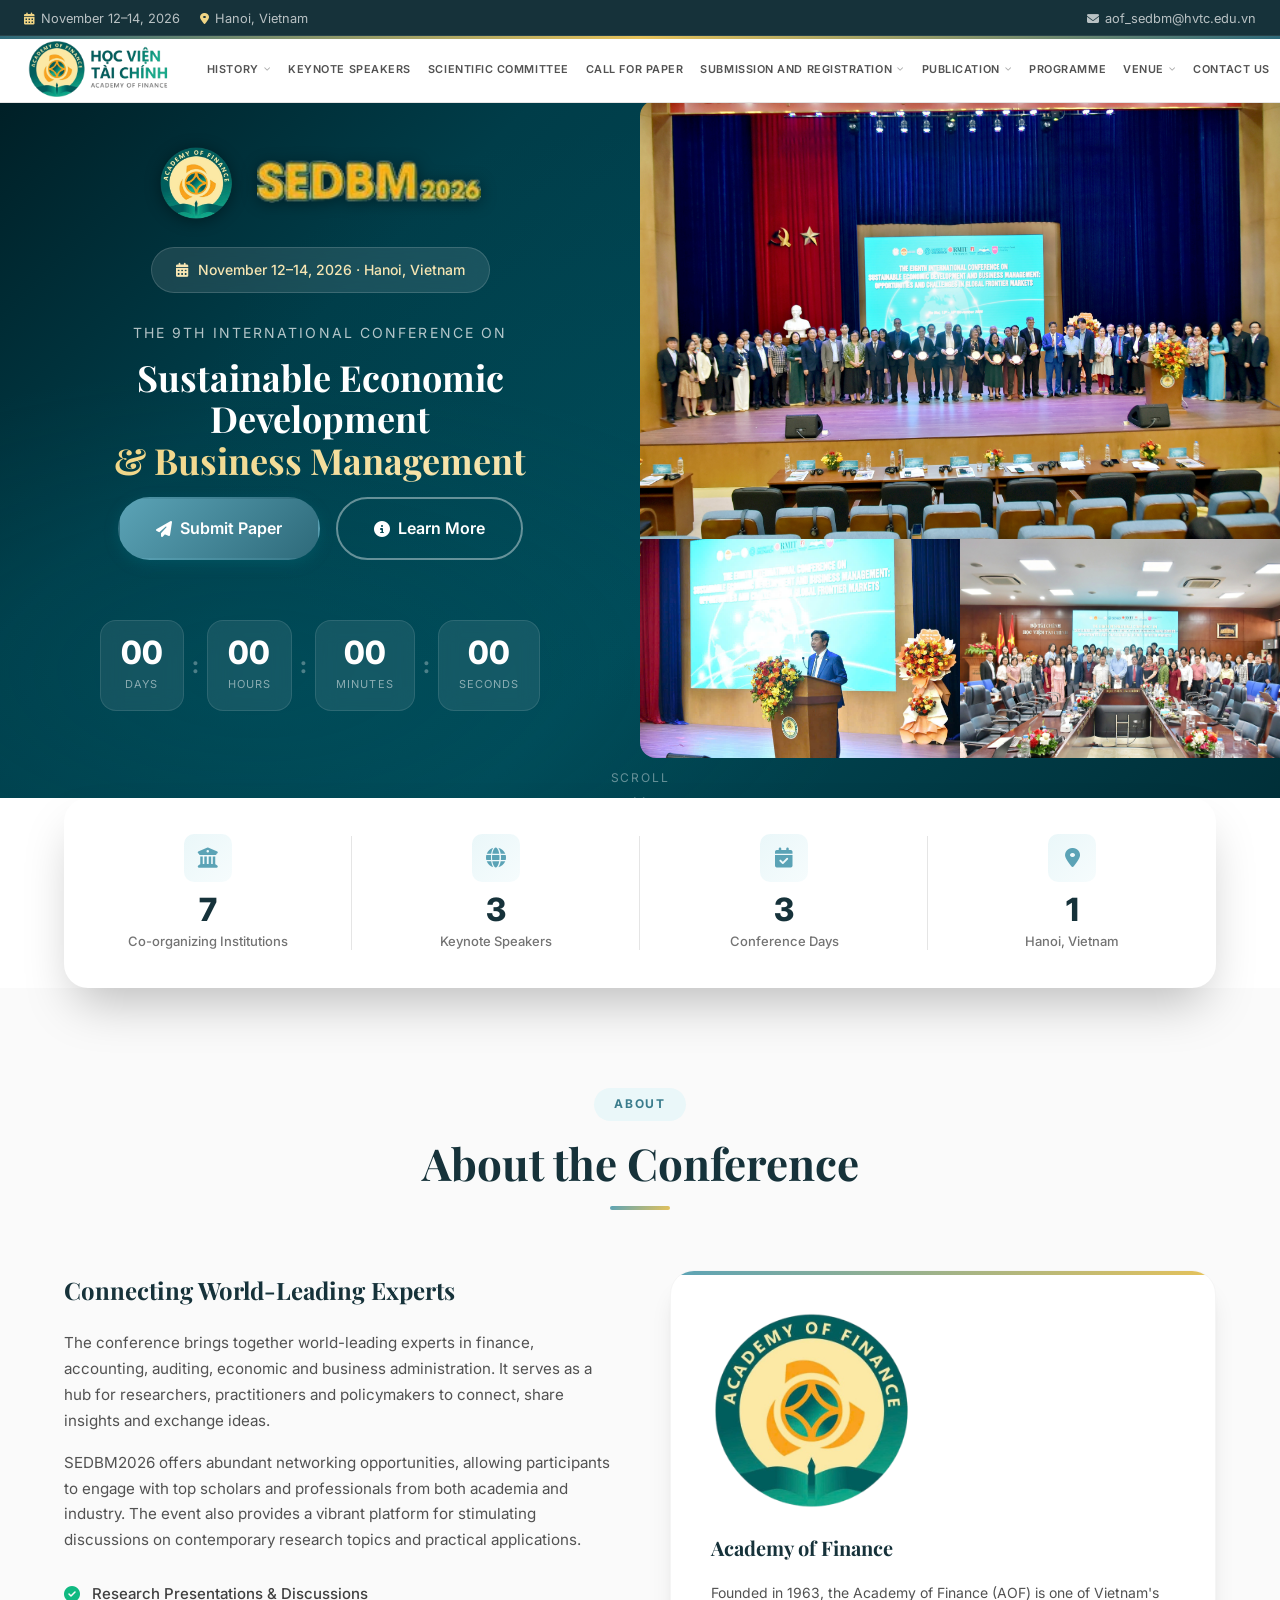
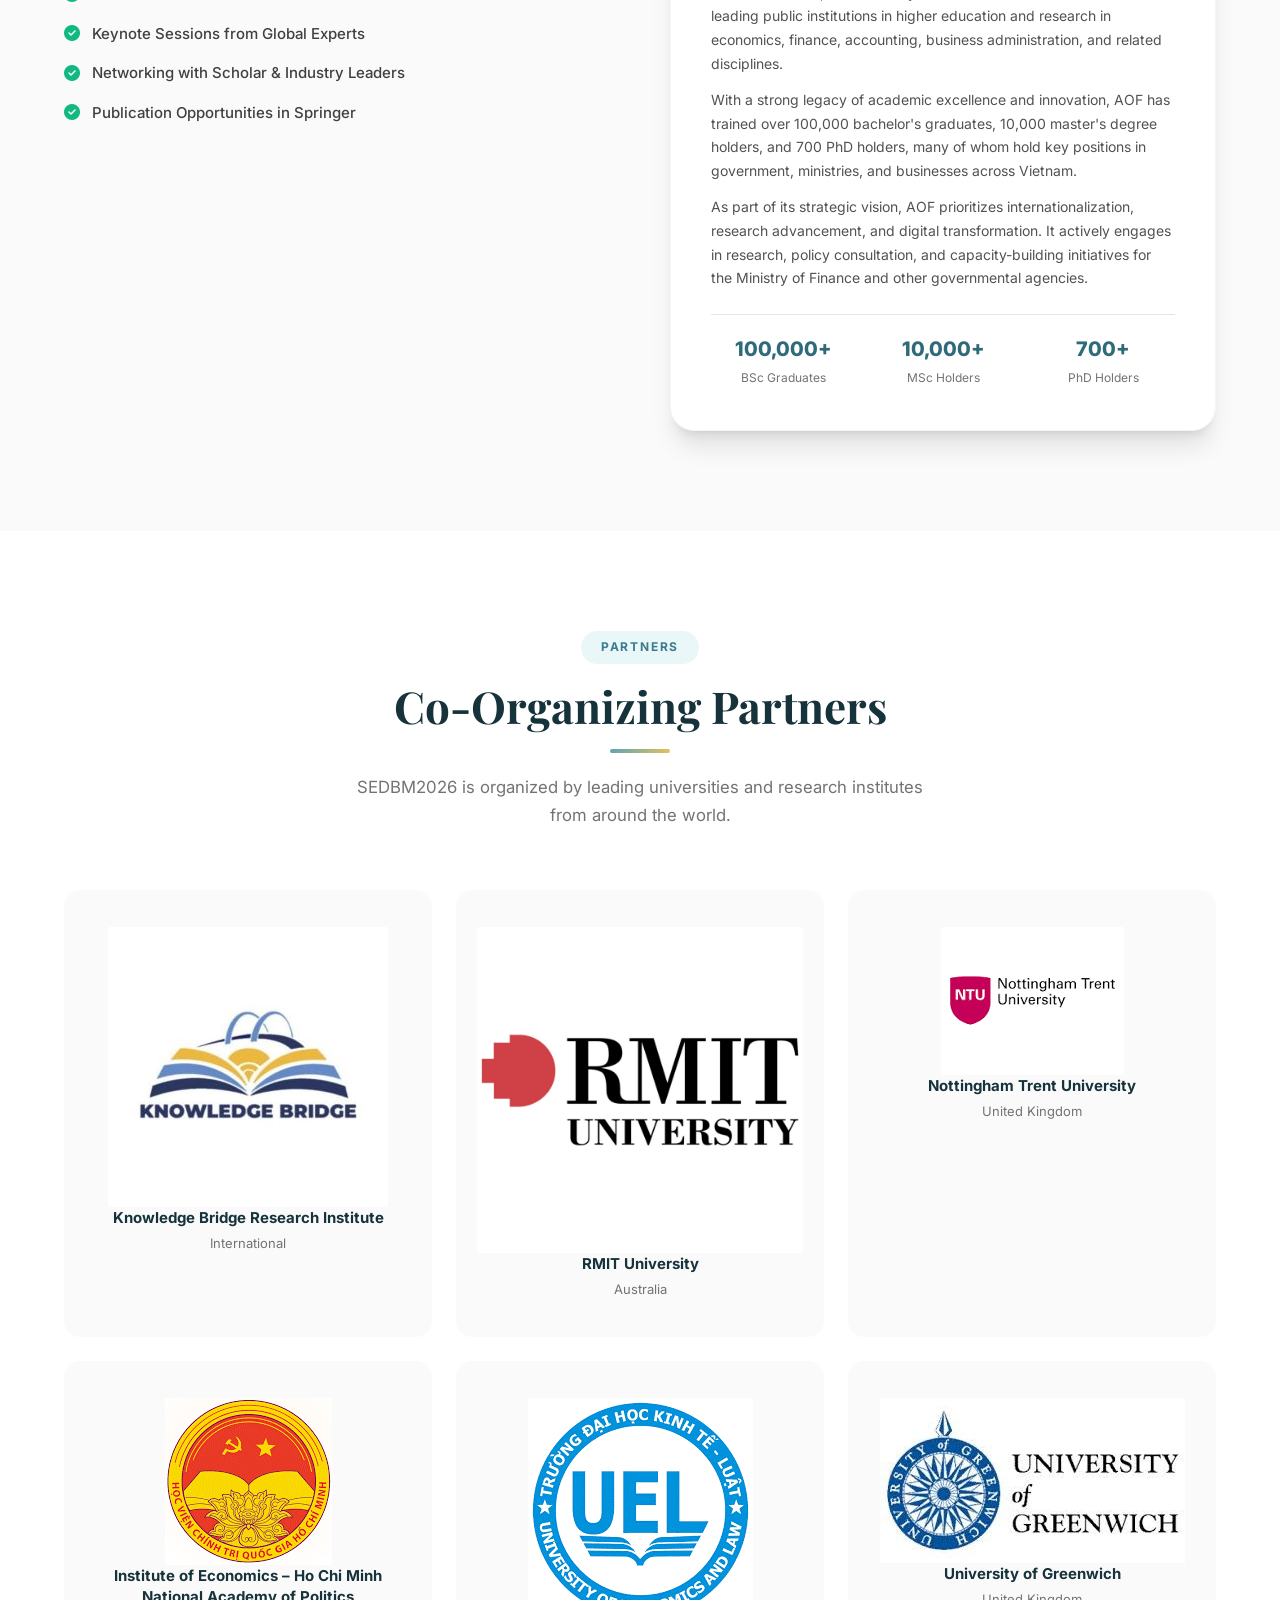
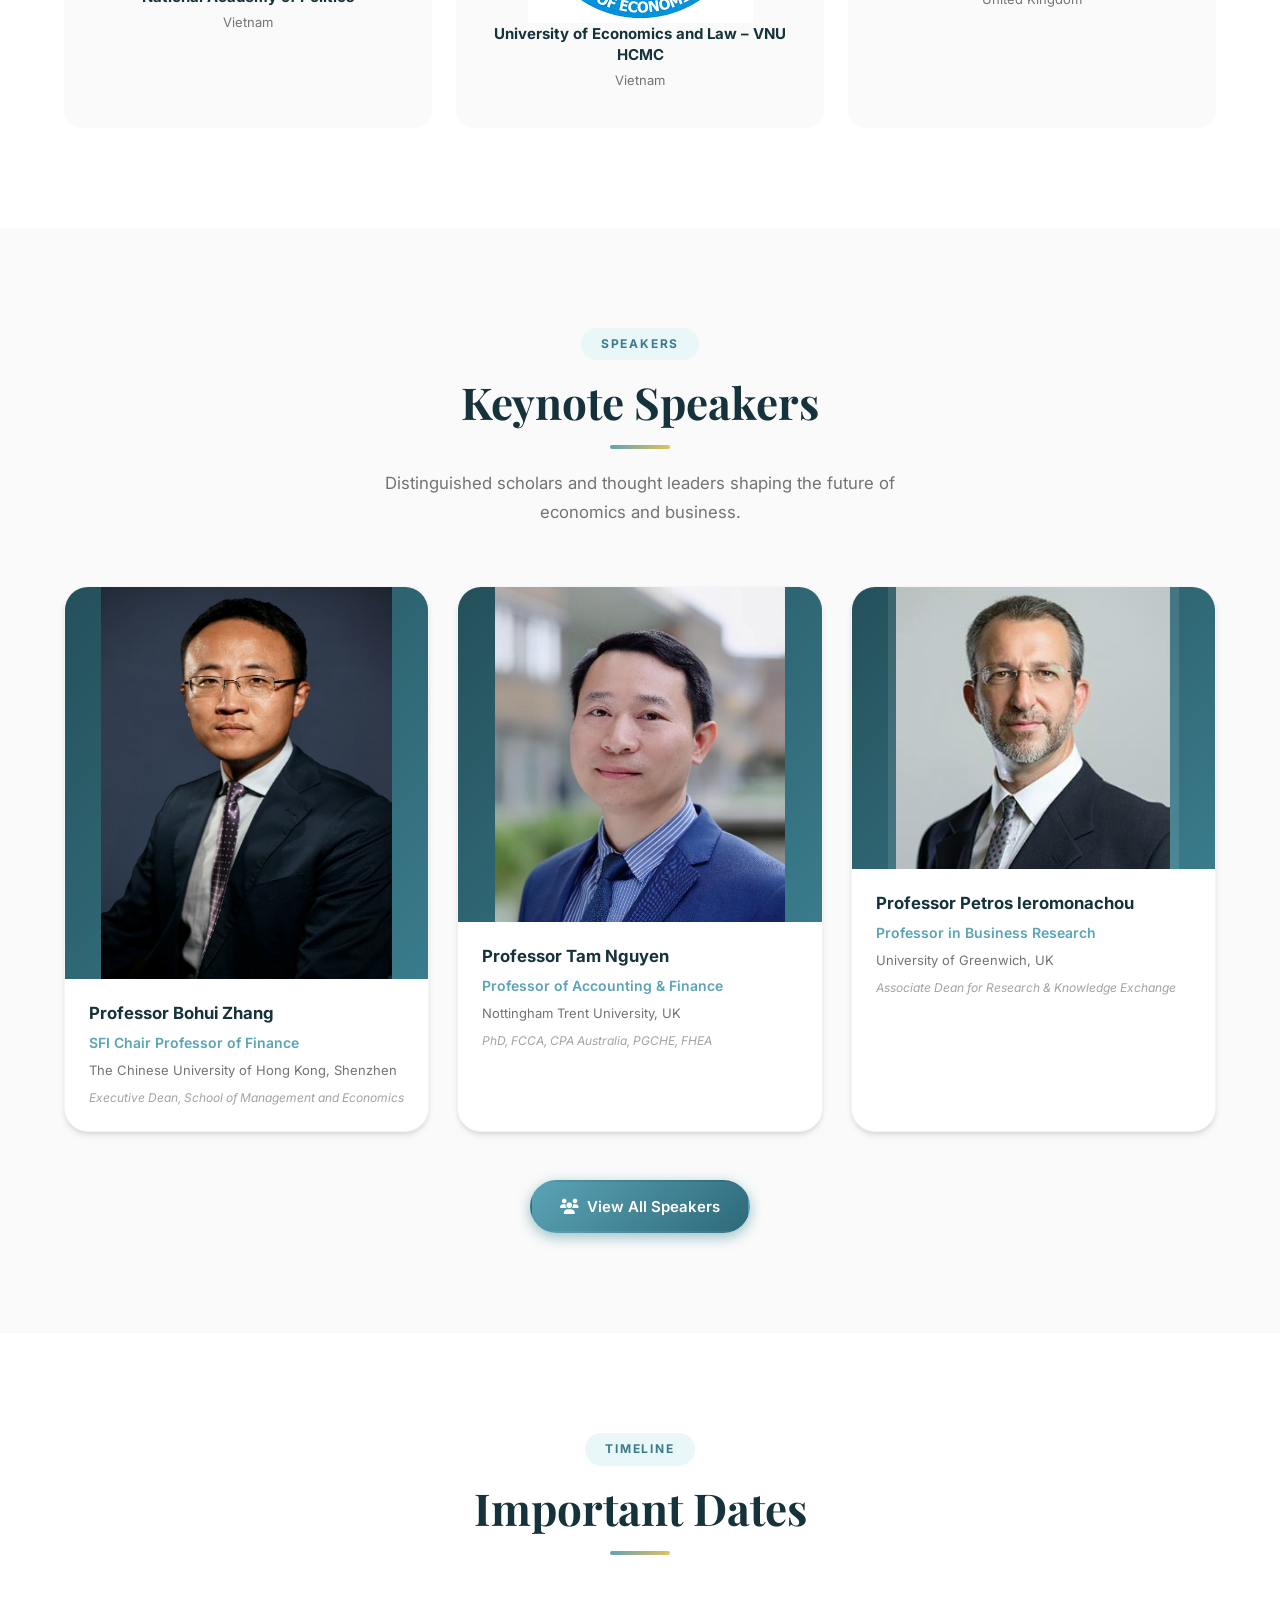
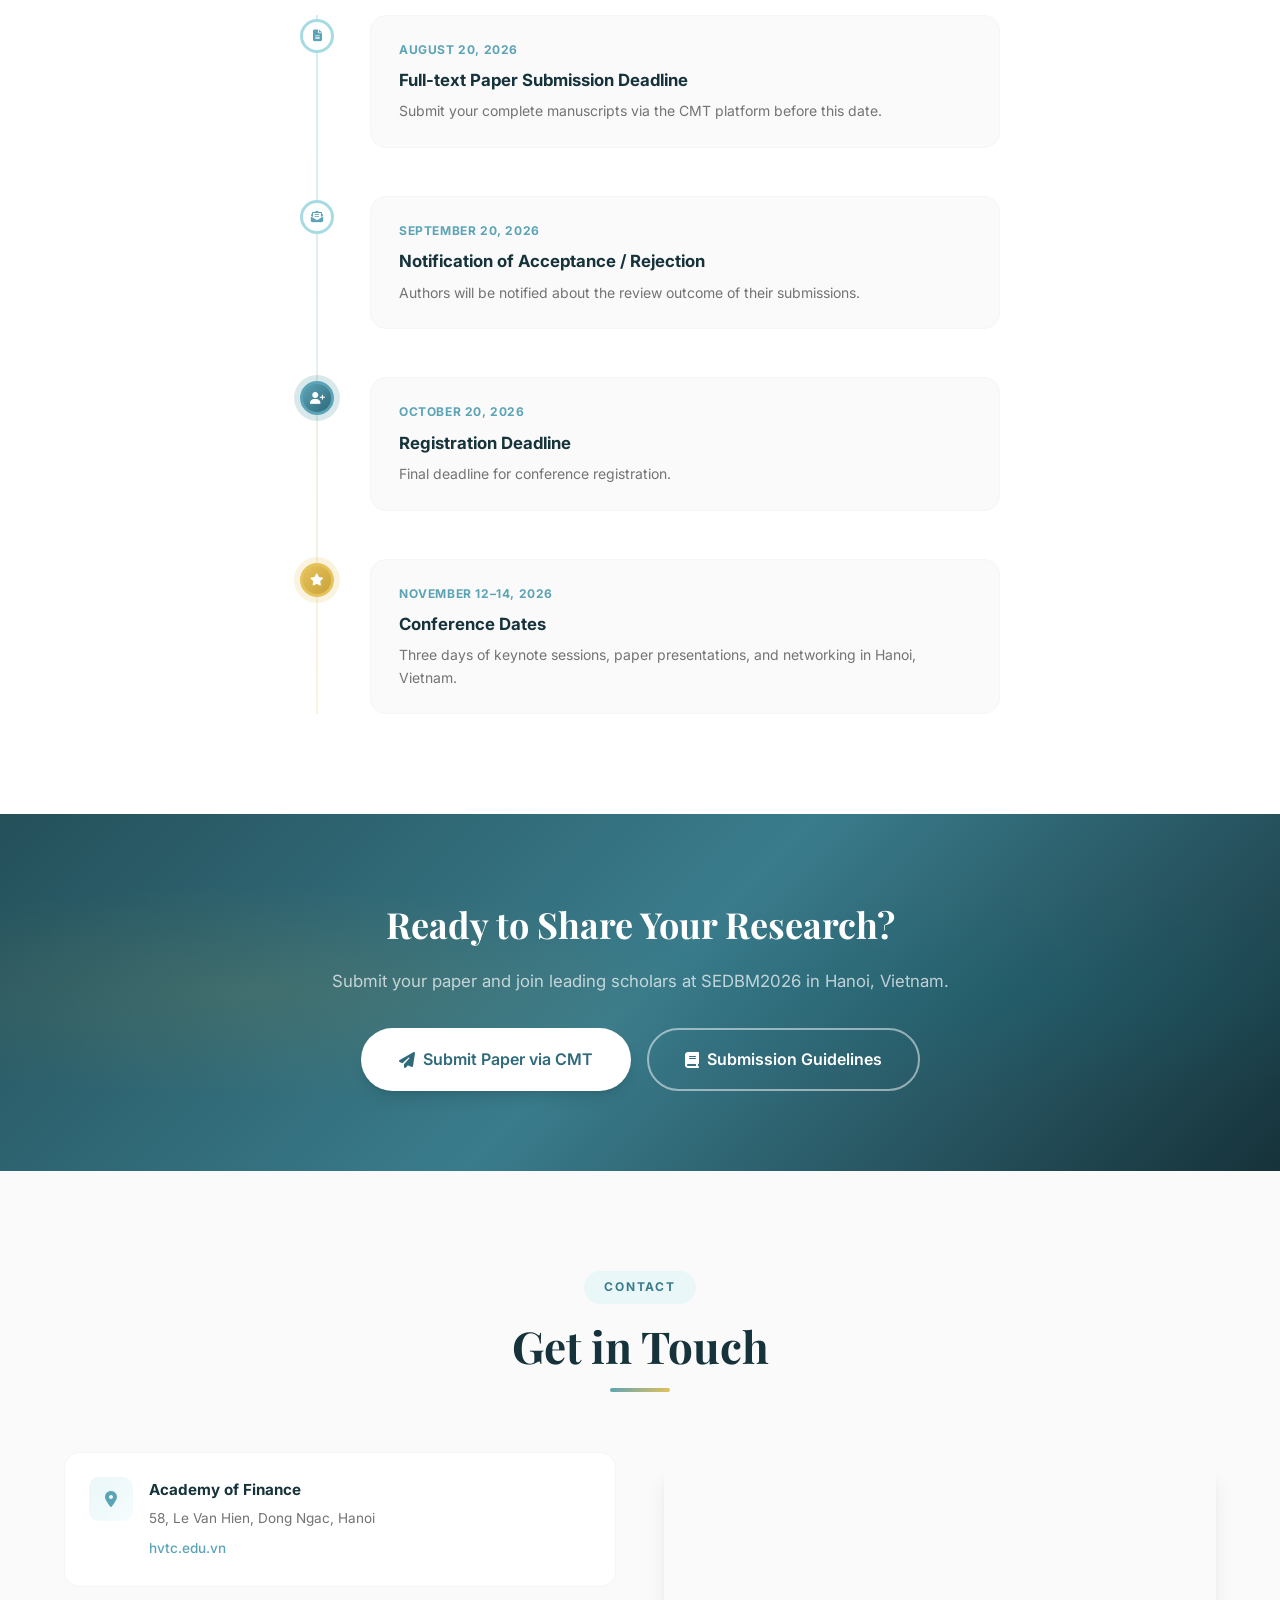
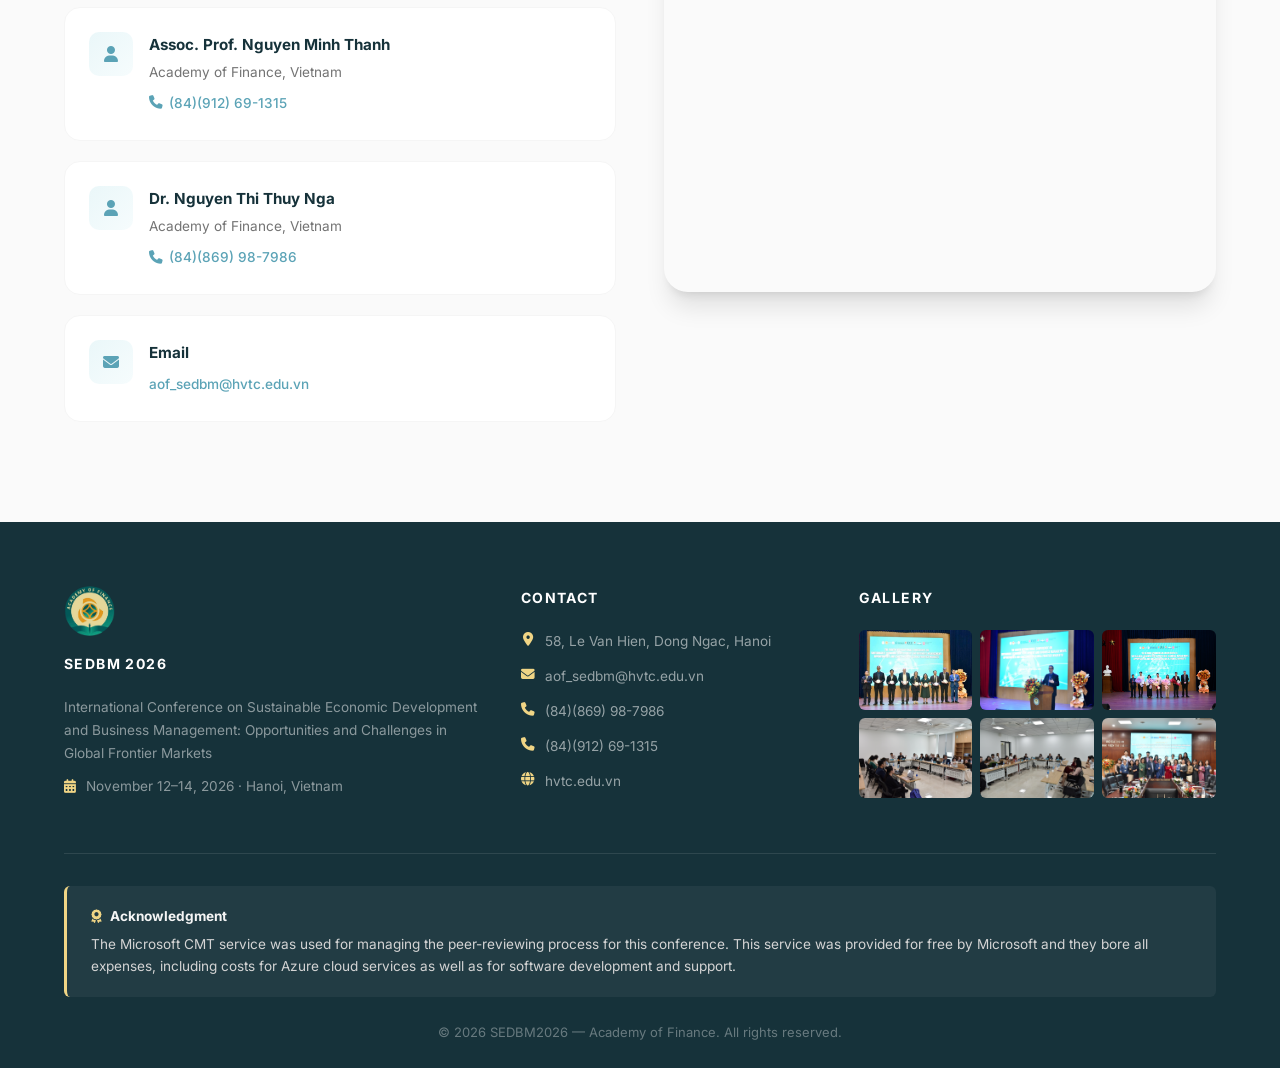
<file: index.html>
<!DOCTYPE html>
<html lang="en">
<head>
    <meta charset="UTF-8">
    <meta name="viewport" content="width=device-width, initial-scale=1.0">
    <title>SEDBM 2026 — International Conference on Sustainable Economic Development and Business Management</title>
    <link rel="preconnect" href="https://fonts.googleapis.com">
    <link rel="preconnect" href="https://fonts.gstatic.com" crossorigin>
    <link href="https://fonts.googleapis.com/css2?family=Inter:wght@300;400;500;600;700;800;900&family=Playfair+Display:ital,wght@0,400;0,600;0,700;0,800;1,400&display=swap" rel="stylesheet">
    <link rel="stylesheet" href="https://cdnjs.cloudflare.com/ajax/libs/font-awesome/6.5.1/css/all.min.css">
    <link rel="stylesheet" href="css/styles.css">
    <style>
        /* Container that hosts dynamically fetched page content */
        #pageContent {
            display: block;
            width: 100%;
            min-height: 60vh;
            background: var(--neutral-50, #f7f7f8);
        }
        #pageContent.is-loading {
            opacity: 0.4;
            transition: opacity 0.15s ease;
        }
    </style>
</head>
<body>
    <!-- Top Bar -->
    <div class="top-bar" id="topBar">
        <div class="top-bar-container">
            <div class="top-bar-left">
                <span><i class="fas fa-calendar-alt"></i> November 12–14, 2026</span>
                <span><i class="fas fa-map-marker-alt"></i> Hanoi, Vietnam</span>
            </div>
            <div class="top-bar-right">
                <a href="mailto:aof_sedbm@hvtc.edu.vn"><i class="fas fa-envelope"></i> aof_sedbm@hvtc.edu.vn</a>
            </div>
        </div>
    </div>

    <!-- Navigation -->
    <nav class="navbar" id="navbar">
        <div class="nav-accent-bar"></div>
        <div class="nav-container">
            <!-- Logo -->
            <a href="#home.html" class="nav-logo" data-page="home.html">
                <img src="images/logo_header_nobg.png" alt="SEDBM Logo" class="logo-img">
            </a>

            <!-- Hamburger (mobile) -->
            <button class="nav-toggle" id="navToggle" aria-label="Toggle navigation">
                <span></span>
                <span></span>
                <span></span>
            </button>

            <!-- Menu -->
            <ul class="nav-menu" id="navMenu">
                <!-- Close button (visible on mobile drawer) -->
                <button class="nav-close" id="navClose" aria-label="Close menu">
                    <i class="fas fa-times"></i>
                </button>
                <li class="nav-dropdown">
                    <a href="#history.html" class="nav-link" data-page="history.html">
                        History <i class="fas fa-chevron-down"></i>
                    </a>
                    <ul class="dropdown-menu">
                        <li><a href="#">SEDBM 2018</a></li>
                        <li><a href="#">SEDBM 2019</a></li>
                        <li><a href="#">SEDBM 2020</a></li>
                        <li><a href="#">SEDBM 2021</a></li>
                        <li><a href="#">SEDBM 2022</a></li>
                        <li><a href="#">SEDBM 2023</a></li>
                        <li><a href="#">SEDBM 2024</a></li>
                        <li><a href="#2025.html">SEDBM 2025</a></li>
                    </ul>
                </li>

                <li><a href="#keynote-speakers.html" class="nav-link" data-page="keynote-speakers.html">Keynote Speakers</a></li>

                <li><a href="#scientific-committee.html" class="nav-link" data-page="scientific-committee.html">Scientific Committee</a></li>

                <li><a href="#call-for-paper.html" class="nav-link" data-page="call-for-paper.html">Call for paper</a></li>

                <li class="nav-dropdown">
                    <a href="#submission.html" class="nav-link" data-page="submission.html">
                        Submission and Registration <i class="fas fa-chevron-down"></i>
                    </a>
                    <ul class="dropdown-menu">
                        <li><a href="#submission.html|submission-guidelines" data-page="submission.html" data-anchor="submission-guidelines">Submission guideline</a></li>
                        <li><a href="#submission.html|registration-information" data-page="submission.html" data-anchor="registration-information">Registration</a></li>
                        <li><a href="#submission.html|important-dates" data-page="submission.html" data-anchor="important-dates">Important Dates</a></li>
                    </ul>
                </li>

                <li class="nav-dropdown">
                    <a href="#publication.html" class="nav-link" data-page="publication.html">
                        Publication <i class="fas fa-chevron-down"></i>
                    </a>
                    <ul class="dropdown-menu">
                        <li><a href="#publication.html" data-page="publication.html">Journals</a></li>
                        <li><a href="#proceedings.html" data-page="proceedings.html">Proceedings</a></li>
                    </ul>
                </li>

                <li><a href="#programme.html" class="nav-link" data-page="programme.html">Programme</a></li>

                <li class="nav-dropdown">
                    <a href="#venue.html" class="nav-link" data-page="venue.html">
                        Venue <i class="fas fa-chevron-down"></i>
                    </a>
                    <ul class="dropdown-menu">
                        <li><a href="#venue.html|conference-venue" data-page="venue.html" data-anchor="conference-venue">Conference Venue</a></li>
                        <li><a href="#venue.html|tourism" data-page="venue.html" data-anchor="tourism">Tourism</a></li>
                        <li><a href="#venue.html|visa" data-page="venue.html" data-anchor="visa">Visa Procedure</a></li>
                        <li><a href="#venue.html|visit-hanoi" data-page="venue.html" data-anchor="visit-hanoi">Visit Hanoi</a></li>
                        <li><a href="#venue.html|travel-accommodation" data-page="venue.html" data-anchor="travel-accommodation">Travel &amp; Accommodation</a></li>
                    </ul>
                </li>

                <li><a href="#contact.html" class="nav-link" data-page="contact.html">Contact us</a></li>
            </ul>
        </div>
    </nav>

    <!-- Dynamically loaded page content (fetched via SPA router) -->
    <main id="pageContent"></main>

    <!-- Footer -->
    <footer class="footer">
        <div class="container">
            <div class="footer-3col">
                <div class="footer-col-intro">
                    <img src="images/logo_hvtc_nobg.png" alt="SEDBM Logo" class="footer-logo-img">
                    <h4>SEDBM 2026</h4>
                    <p>International Conference on Sustainable Economic Development and Business Management: Opportunities and Challenges in Global Frontier Markets</p>
                    <p class="footer-meta-line"><i class="fas fa-calendar-alt"></i> November 12–14, 2026 · Hanoi, Vietnam</p>
                </div>
                <div class="footer-col-address">
                    <h4>Contact</h4>
                    <div class="footer-contact-item">
                        <i class="fas fa-map-marker-alt"></i>
                        <span>58, Le Van Hien, Dong Ngac, Hanoi</span>
                    </div>
                    <div class="footer-contact-item">
                        <i class="fas fa-envelope"></i>
                        <a href="mailto:aof_sedbm@hvtc.edu.vn">aof_sedbm@hvtc.edu.vn</a>
                    </div>
                    <div class="footer-contact-item">
                        <i class="fas fa-phone"></i>
                        <a href="tel:+84869987986">(84)(869) 98-7986</a>
                    </div>
                    <div class="footer-contact-item">
                        <i class="fas fa-phone"></i>
                        <a href="tel:+84912691315">(84)(912) 69-1315</a>
                    </div>
                    <div class="footer-contact-item">
                        <i class="fas fa-globe"></i>
                        <a href="https://hvtc.edu.vn/" target="_blank">hvtc.edu.vn</a>
                    </div>
                </div>
                <div class="footer-col-gallery">
                    <h4>Gallery</h4>
                    <div class="footer-gallery-grid">
                        <img src="images/gallery1.jpg" alt="Gallery 1">
                        <img src="images/gallery2.jpg" alt="Gallery 2">
                        <img src="images/gallery3.jpg" alt="Gallery 3">
                        <img src="images/gallery4.jpg" alt="Gallery 4">
                        <img src="images/gallery5.jpg" alt="Gallery 5">
                        <img src="images/gallery6.jpg" alt="Gallery 6">
                    </div>
                </div>
            </div>
            <div class="footer-acknowledgment">
                <strong>
                    <i class="fas fa-award"></i> Acknowledgment
                </strong>
                The Microsoft CMT service was used for managing the peer-reviewing process for this conference. This service was provided for free by Microsoft and they bore all expenses, including costs for Azure cloud services as well as for software development and support.
            </div>
            <div class="footer-bottom">
                <p>&copy; 2026 SEDBM2026 — Academy of Finance. All rights reserved.</p>
            </div>
        </div>
    </footer>

    <!-- Back to Top -->
    <a href="#top" class="back-to-top" id="backToTop">
        <i class="fas fa-arrow-up"></i>
    </a>

    <script src="js/main.js"></script>
    <script>
    /* ============================================
       SPA Router — fetches sub-pages and injects
       their <body> into #pageContent. No iframe.
       ============================================ */
    (function () {
        const DEFAULT_PAGE = 'home.html';
        const PAGES = {
            'home.html': 1,
            'history.html': 1,
            'scientific-committee.html': 1,
            'keynote-speakers.html': 1,
            'call-for-paper.html': 1,
            'submission.html': 1,
            'publication.html': 1,
            'proceedings.html': 1,
            'programme.html': 1,
            'venue.html': 1,
            'registration.html': 1,
            'contact.html': 1
        };
        const SHELL_SCRIPTS = /(?:^|\/)(?:main|embed-bridge)\.js(?:[?#]|$)/i;
        const HOSTED_STYLES = new Set();

        const container = document.getElementById('pageContent');
        let currentPage = '';
        let inflight = 0;

        // Track stylesheets already loaded by the shell
        document.querySelectorAll('link[rel="stylesheet"]').forEach(link => {
            const href = link.getAttribute('href');
            if (href) HOSTED_STYLES.add(href);
        });

        function resolveLocalAppBase() {
            let path = globalThis.location.pathname || '/';
            const looksLikeFile = /\.(?:html?|aspx?|php|jsp)$/i.test(path);

            if (path.endsWith('/')) {
                // already directory-like
            } else if (looksLikeFile) {
                path = path.replace(/\/[^/]*$/, '/');
            } else {
                path += '/';
            }

            return globalThis.location.origin + path;
        }

        function redirectToSedbm2025(anchor) {
            try {
                const base = resolveLocalAppBase();
                const targetUrl = new URL('2025.html', base);
                if (anchor) targetUrl.hash = anchor;
                globalThis.location.href = targetUrl.toString();
            } catch (err) {
                console.error('Failed to resolve SEDBM 2025 redirect URL', err);
                // Fallback path if URL construction fails in unusual hosting setups.
                const fallback = '2025.html' + (anchor ? '#' + anchor : '');
                globalThis.location.href = fallback;
            }
        }

        function parseHash() {
            const raw = (window.location.hash || '').replace(/^#/, '');
            if (!raw) return { page: DEFAULT_PAGE, anchor: '' };
            const bar = raw.indexOf('|');
            let page, anchor;
            if (bar >= 0) {
                page = raw.slice(0, bar);
                anchor = raw.slice(bar + 1);
            } else {
                page = raw;
                anchor = '';
            }
            if (page === '2025.html') {
                redirectToSedbm2025(anchor);
                return { page: DEFAULT_PAGE, anchor: '' };
            }
            if (!PAGES[page]) return { page: DEFAULT_PAGE, anchor: '' };
            return { page, anchor };
        }

        function buildHash(page, anchor) {
            return '#' + page + (anchor ? '|' + anchor : '');
        }

        function setActiveLink(page) {
            const links = document.querySelectorAll('.nav-menu a[data-page]');
            links.forEach(link => {
                link.classList.toggle('active', link.getAttribute('data-page') === page);
            });
        }

        function scrollToAnchor(anchor) {
            if (anchor) {
                const el = document.getElementById(anchor);
                if (el) {
                    const rect = el.getBoundingClientRect();
                    const navOffset = 120;
                    window.scrollTo({
                        top: rect.top + window.scrollY - navOffset,
                        behavior: 'smooth'
                    });
                    return;
                }
            }
            window.scrollTo({ top: 0, behavior: 'smooth' });
        }

        function ensureStylesheets(doc) {
            doc.head.querySelectorAll('link[rel="stylesheet"]').forEach(link => {
                const href = link.getAttribute('href');
                if (!href || HOSTED_STYLES.has(href)) return;
                const newLink = document.createElement('link');
                newLink.rel = 'stylesheet';
                newLink.href = href;
                document.head.appendChild(newLink);
                HOSTED_STYLES.add(href);
            });

            doc.head.querySelectorAll('style').forEach(style => {
                const tag = document.createElement('style');
                tag.setAttribute('data-page-style', '1');
                tag.textContent = style.textContent;
                document.head.appendChild(tag);
            });
        }

        function clearPageStyles() {
            document.querySelectorAll('style[data-page-style]').forEach(s => s.remove());
        }

        function executeScripts(root) {
            root.querySelectorAll('script').forEach(oldScript => {
                const src = oldScript.getAttribute('src');
                if (src && SHELL_SCRIPTS.test(src)) {
                    oldScript.remove();
                    return;
                }
                const newScript = document.createElement('script');
                for (const attr of oldScript.attributes) {
                    newScript.setAttribute(attr.name, attr.value);
                }
                if (!src) newScript.textContent = oldScript.textContent;
                oldScript.parentNode.replaceChild(newScript, oldScript);
            });
        }

        async function loadPage(page, anchor, replace) {
            if (!PAGES[page]) page = DEFAULT_PAGE;
            const hash = buildHash(page, anchor);

            if (replace) {
                history.replaceState(null, '', hash);
            } else if (window.location.hash !== hash) {
                history.pushState(null, '', hash);
            }
            setActiveLink(page);

            if (page === currentPage) {
                scrollToAnchor(anchor);
                return;
            }

            const ticket = ++inflight;
            container.classList.add('is-loading');

            try {
                const res = await fetch(page, { credentials: 'same-origin' });
                if (!res.ok) throw new Error('HTTP ' + res.status);
                const html = await res.text();
                if (ticket !== inflight) return; // a newer navigation superseded us

                const doc = new DOMParser().parseFromString(html, 'text/html');

                clearPageStyles();
                ensureStylesheets(doc);

                container.innerHTML = doc.body.innerHTML;
                executeScripts(container);

                if (doc.title) document.title = doc.title;

                currentPage = page;

                if (typeof window.SEDBM_PAGE_INIT === 'function') {
                    window.SEDBM_PAGE_INIT();
                }

                // Give layout/paint a frame, then scroll
                requestAnimationFrame(() => scrollToAnchor(anchor));
            } catch (err) {
                container.innerHTML =
                    '<div class="page-load-error">' +
                    '<h2>Page failed to load</h2>' +
                    '<p>' + String(err.message || err) + '</p></div>';
            } finally {
                if (ticket === inflight) container.classList.remove('is-loading');
            }
        }

        // ---- Intercept clicks on internal links ----
        document.addEventListener('click', (e) => {
            const a = e.target.closest && e.target.closest('a');
            if (!a) return;
            if (a.target === '_blank') return;
            if (e.defaultPrevented) return;
            if (e.metaKey || e.ctrlKey || e.shiftKey || e.button !== 0) return;

            let page = a.getAttribute('data-page');
            let anchor = a.getAttribute('data-anchor') || '';

            if (!page) {
                const href = a.getAttribute('href');
                if (!href) return;
                if (/^(https?:|mailto:|tel:|javascript:)/i.test(href)) return;

                // Hash-only links (in-page anchors) handled by smooth-scroll in main.js
                if (href.charAt(0) === '#') {
                    // But hash refs like #contact.html should route
                    const cleaned = href.replace(/^#/, '');
                    const bar = cleaned.indexOf('|');
                    const filePart = bar >= 0 ? cleaned.slice(0, bar) : cleaned;
                    const anchorPart = bar >= 0 ? cleaned.slice(bar + 1) : '';
                    if (filePart === '2025.html') {
                        e.preventDefault();
                        redirectToSedbm2025(anchorPart);
                        return;
                    }
                    if (PAGES[filePart]) {
                        e.preventDefault();
                        loadPage(filePart, anchorPart, false);
                    }
                    return;
                }

                const parts = href.split('#');
                const fileName = parts[0].split('/').pop();
                if (!PAGES[fileName]) return;
                page = fileName;
                anchor = parts[1] || '';
            }

            e.preventDefault();
            const navToggle = document.getElementById('navToggle');
            const navMenu = document.getElementById('navMenu');
            if (navToggle && navMenu) {
                navToggle.classList.remove('active');
                navMenu.classList.remove('active');
            }
            loadPage(page, anchor, false);
        });

        // Browser back/forward
        window.addEventListener('hashchange', () => {
            const r = parseHash();
            loadPage(r.page, r.anchor, true);
        });

        // Back-to-top: scroll, don't navigate
        const btt = document.getElementById('backToTop');
        if (btt) {
            btt.addEventListener('click', (e) => {
                e.preventDefault();
                window.scrollTo({ top: 0, behavior: 'smooth' });
            });
        }

        // Initial load
        const initial = parseHash();
        loadPage(initial.page, initial.anchor, true);
    })();
    </script>
</body>
</html>
</file>
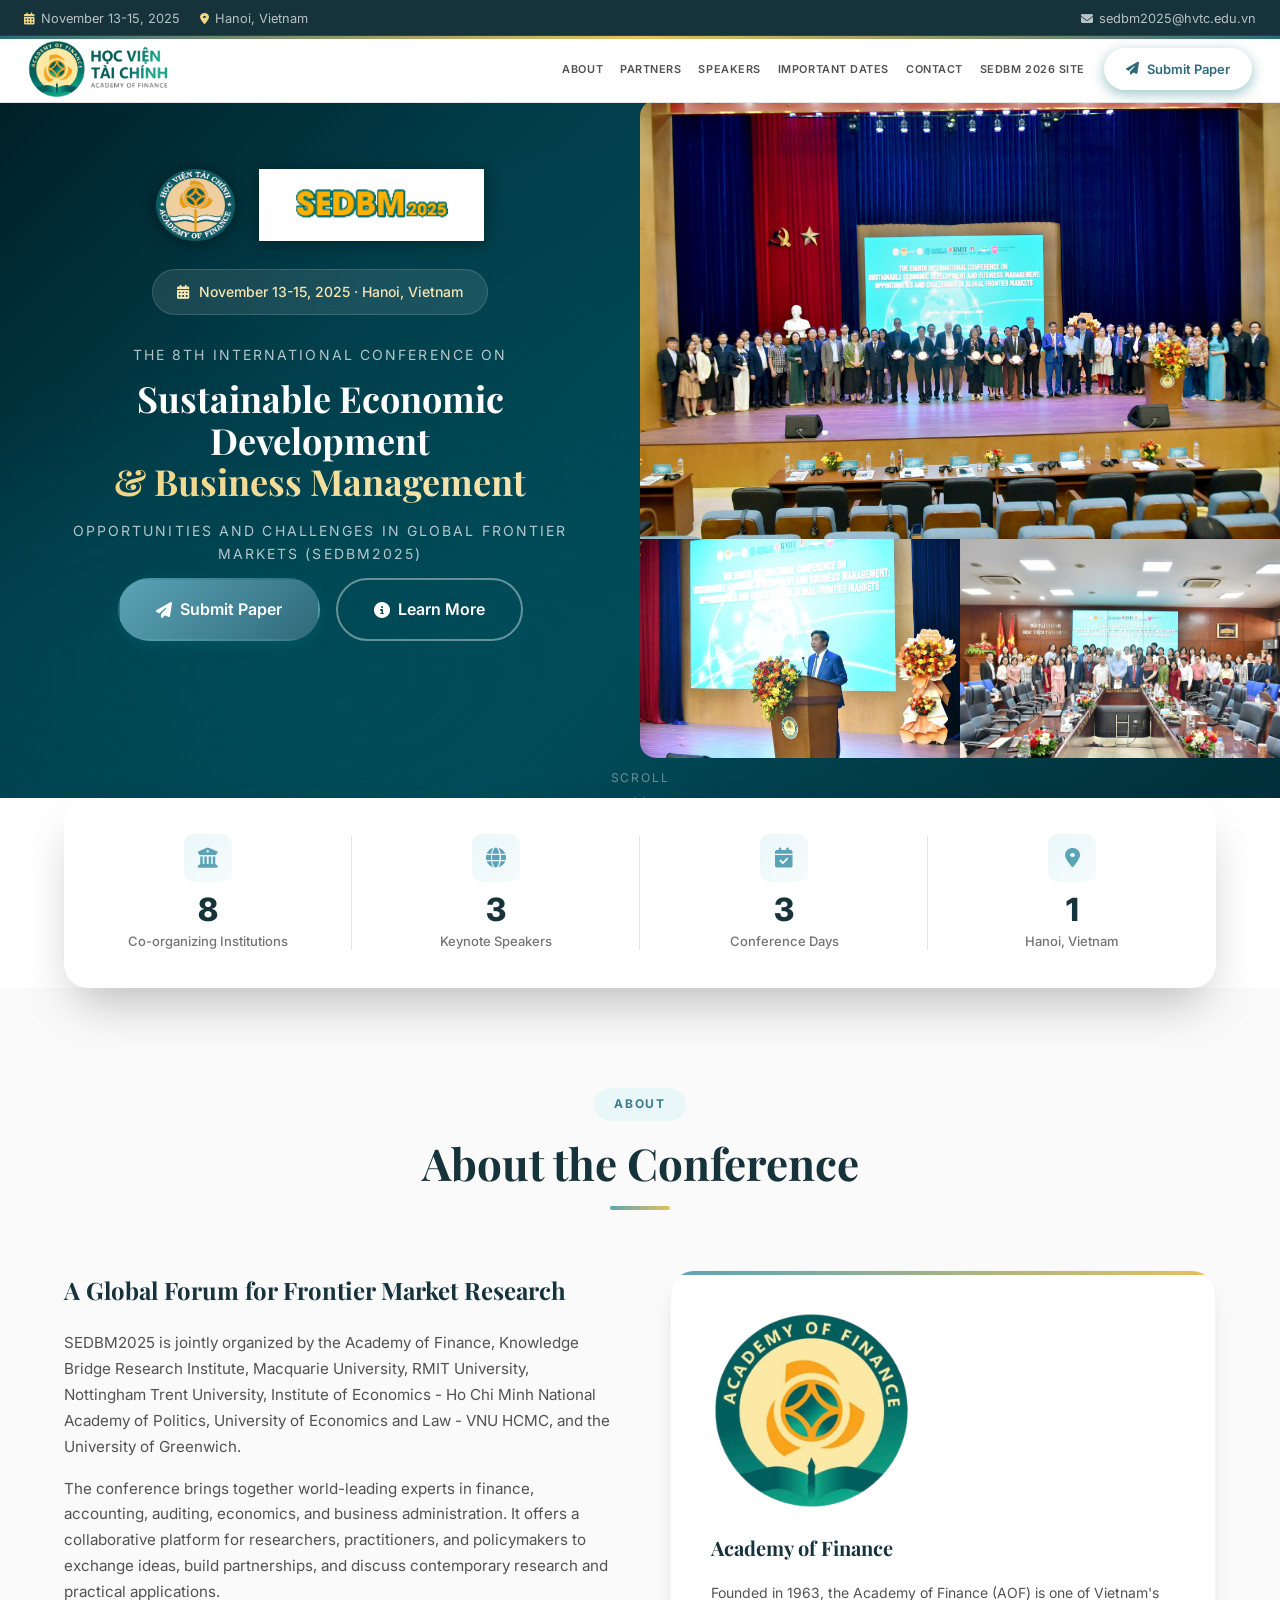
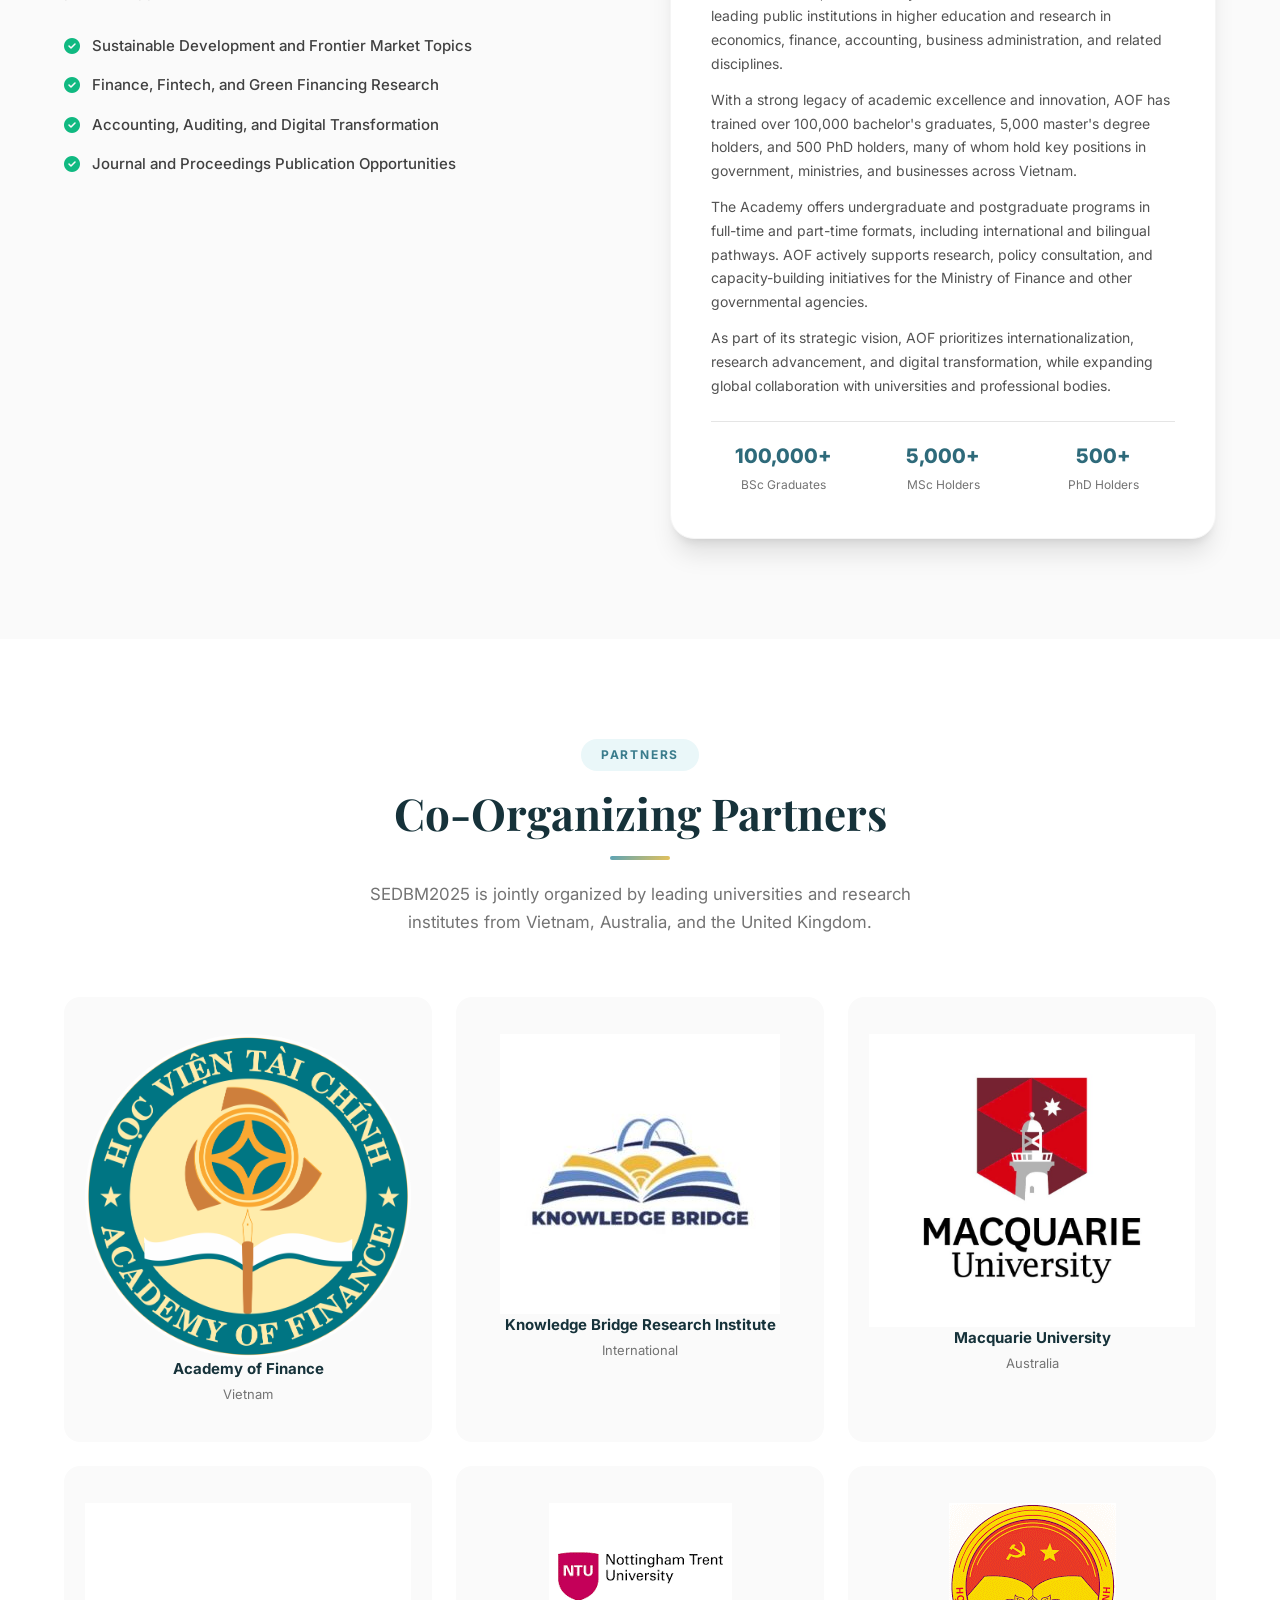
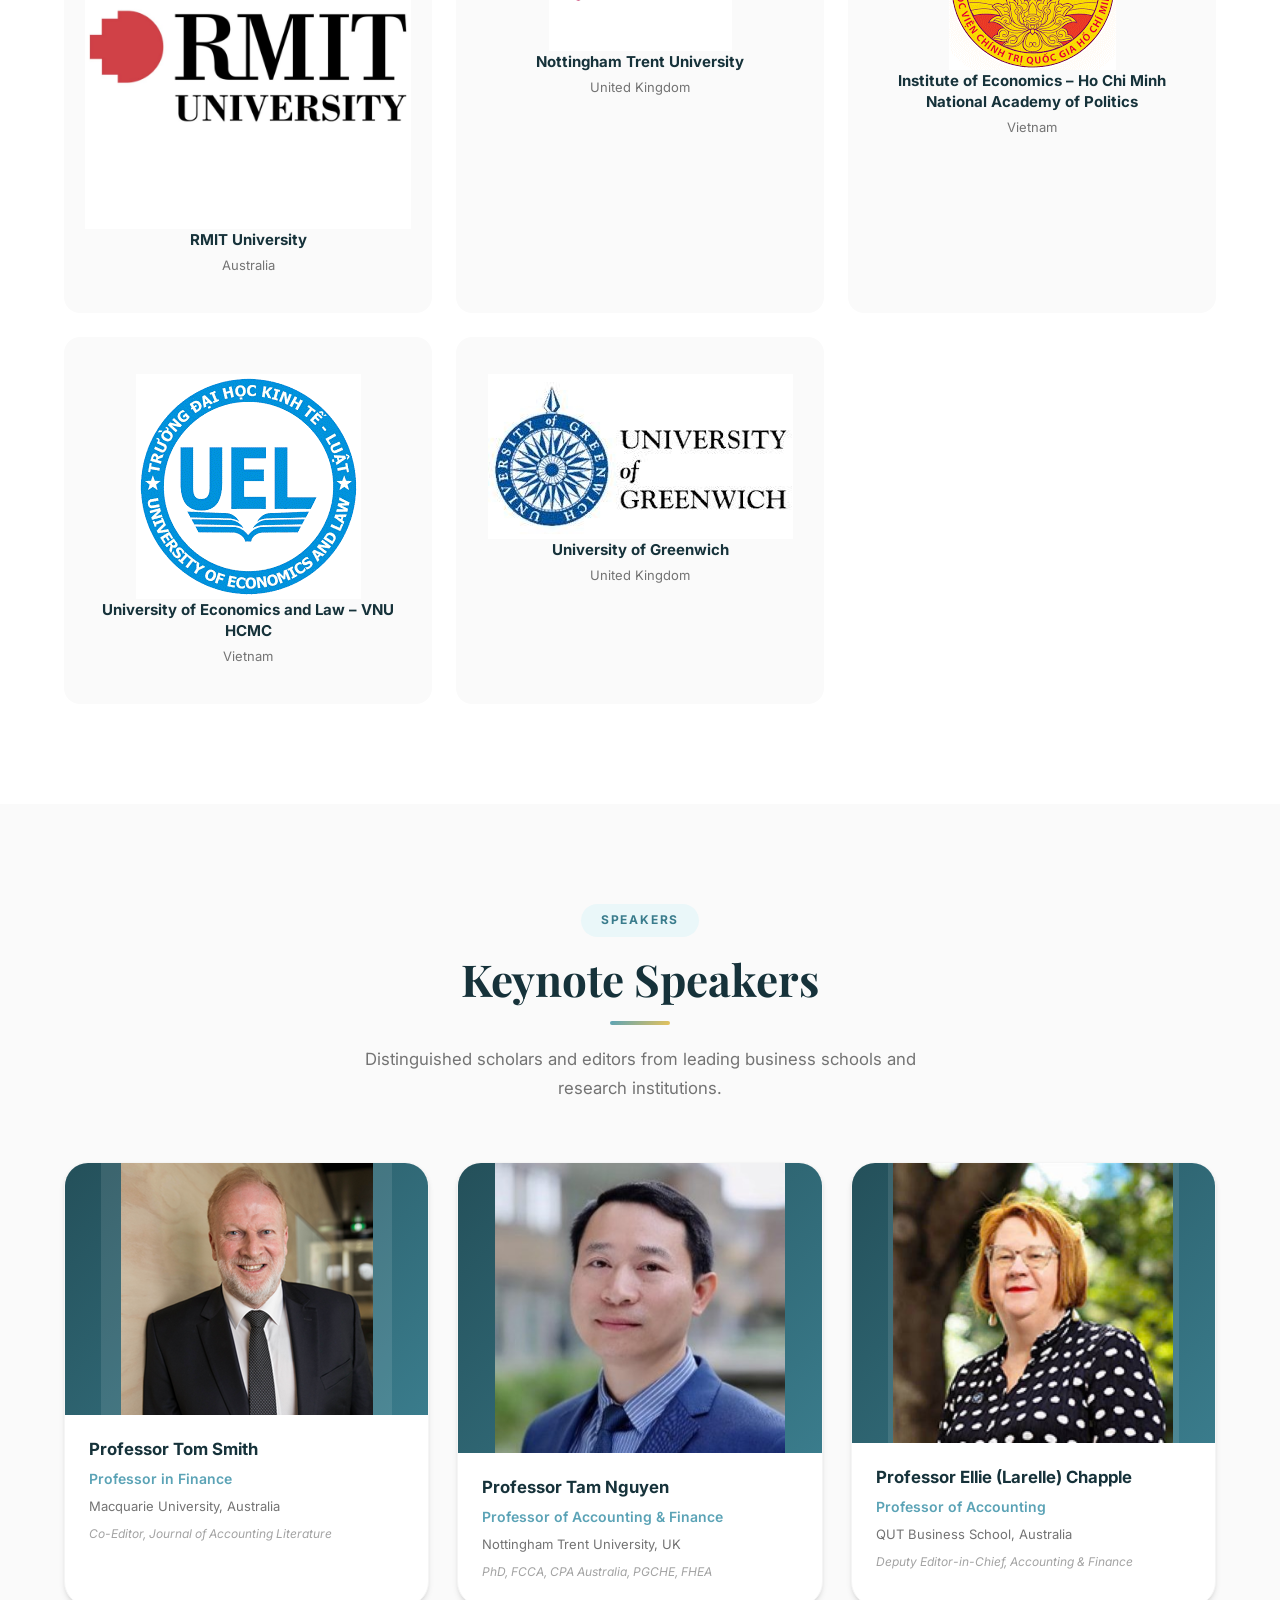
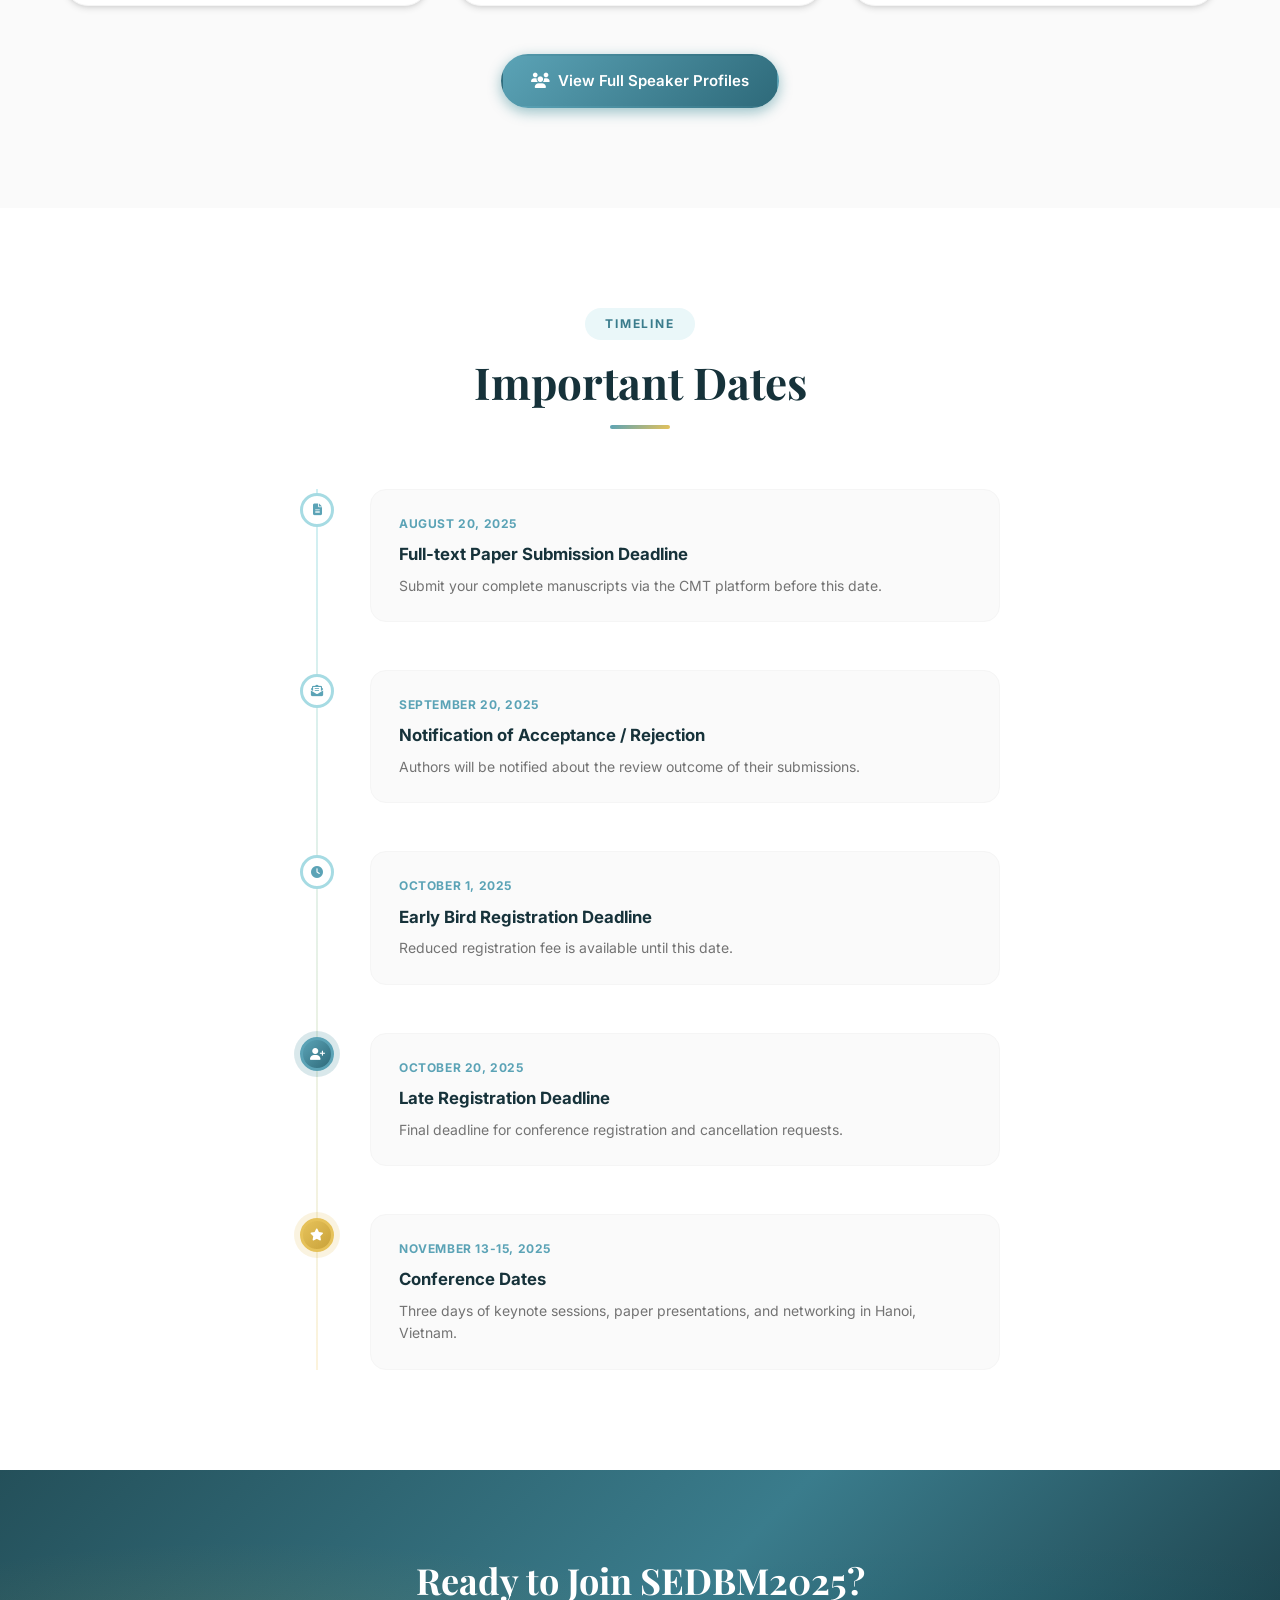
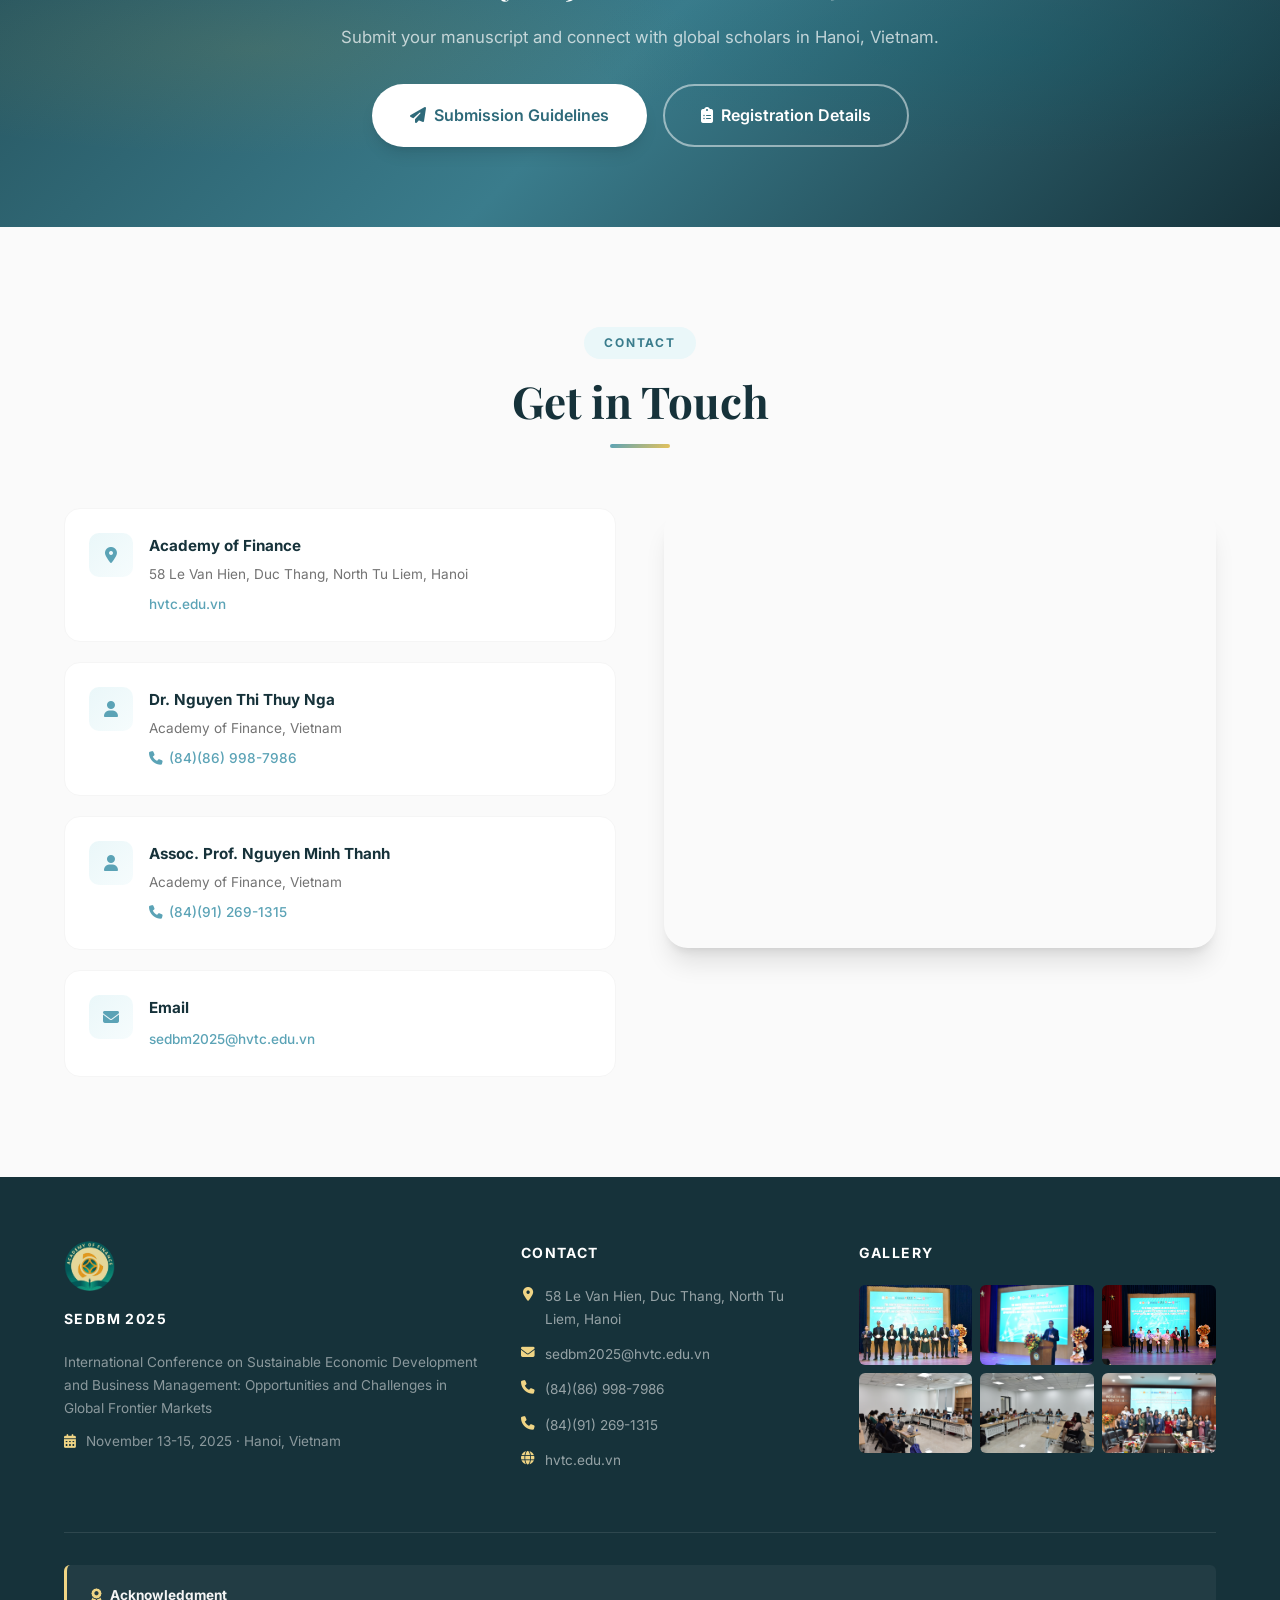
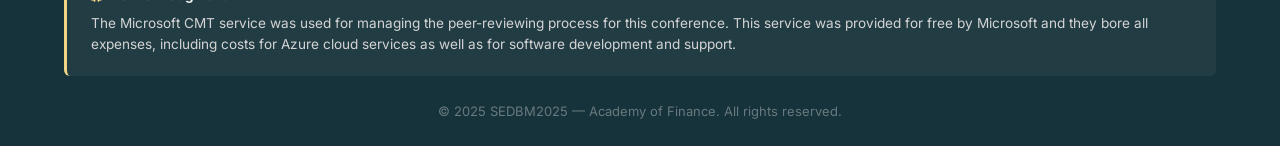
<file: 2025.html>
<!DOCTYPE html>
<html lang="en">
<head>
    <meta charset="UTF-8">
    <meta name="viewport" content="width=device-width, initial-scale=1.0">
    <title>SEDBM 2025 — International Conference on Sustainable Economic Development and Business Management</title>
    <link rel="preconnect" href="https://fonts.googleapis.com">
    <link rel="preconnect" href="https://fonts.gstatic.com" crossorigin>
    <link href="https://fonts.googleapis.com/css2?family=Inter:wght@300;400;500;600;700;800;900&family=Playfair+Display:ital,wght@0,400;0,600;0,700;0,800;1,400&display=swap" rel="stylesheet">
    <link rel="stylesheet" href="https://cdnjs.cloudflare.com/ajax/libs/font-awesome/6.5.1/css/all.min.css">
    <link rel="stylesheet" href="css/styles.css">
</head>
<body>
    <!-- Top Bar -->
    <div class="top-bar" id="topBar">
        <div class="top-bar-container">
            <div class="top-bar-left">
                <span><i class="fas fa-calendar-alt"></i> November 13-15, 2025</span>
                <span><i class="fas fa-map-marker-alt"></i> Hanoi, Vietnam</span>
            </div>
            <div class="top-bar-right">
                <a href="mailto:sedbm2025@hvtc.edu.vn"><i class="fas fa-envelope"></i> sedbm2025@hvtc.edu.vn</a>
            </div>
        </div>
    </div>

    <!-- Navigation -->
    <nav class="navbar" id="navbar">
        <div class="nav-accent-bar"></div>
        <div class="nav-container">
            <a href="#home" class="nav-logo">
                <img src="images/logo_header_nobg.png" alt="SEDBM 2025 Logo" class="logo-img">
            </a>

            <button class="nav-toggle" id="navToggle" aria-label="Toggle navigation">
                <span></span>
                <span></span>
                <span></span>
            </button>

            <ul class="nav-menu" id="navMenu">
                <button class="nav-close" id="navClose" aria-label="Close menu">
                    <i class="fas fa-times"></i>
                </button>
                <li><a href="#about" class="nav-link">About</a></li>
                <li><a href="#partners" class="nav-link">Partners</a></li>
                <li><a href="#speakers" class="nav-link">Speakers</a></li>
                <li><a href="#dates" class="nav-link">Important Dates</a></li>
                <li><a href="#contact" class="nav-link">Contact</a></li>
                <li><a href="index.html#home.html" class="nav-link">SEDBM 2026 Site</a></li>
                <li class="nav-cta-item">
                    <a href="submission.html" class="btn btn-primary btn-sm">
                        <i class="fas fa-paper-plane"></i> Submit Paper
                    </a>
                </li>
            </ul>
        </div>
    </nav>

    <!-- Hero Section -->
    <section class="hero" id="home">
        <div class="hero-bg">
            <div class="hero-particles" id="particles"></div>
            <div class="hero-gradient"></div>
        </div>
        <div class="hero-grid">
            <div class="hero-content">
                <div class="hero-logos" data-aos="fade-down">
                    <img src="images/logo_hvtc_old_word.png" alt="Academy of Finance (Legacy Logo)" class="hero-logo-img">
                    <img src="images/logo_sedbm_2025_word.png" alt="SEDBM 2025" class="hero-logo-img">
                </div>
                <div class="hero-badge" data-aos="fade-down">
                    <i class="fas fa-calendar-alt"></i>
                    <span>November 13-15, 2025 · Hanoi, Vietnam</span>
                </div>
                <p class="hero-subtitle" data-aos="fade-up" data-aos-delay="100">The 8th International Conference on</p>
                <h1 class="hero-title" data-aos="fade-up" data-aos-delay="200">
                    Sustainable Economic Development <br>
                    <span class="highlight">&amp; Business Management</span>
                </h1>
                <p class="hero-subtitle" data-aos="fade-up" data-aos-delay="300">
                    Opportunities and Challenges in Global Frontier Markets (SEDBM2025)
                </p>
                <div class="hero-actions" data-aos="fade-up" data-aos-delay="500">
                    <a href="submission.html" class="btn btn-primary btn-lg">
                        <i class="fas fa-paper-plane"></i> Submit Paper
                    </a>
                    <a href="#about" class="btn btn-outline btn-lg">
                        <i class="fas fa-info-circle"></i> Learn More
                    </a>
                </div>
            </div>
            <div class="hero-slider">
                <div class="hero-gallery">
                    <div class="hero-gallery-top">
                        <img src="images/slider1.jpg" alt="Gallery 1" />
                    </div>
                    <div class="hero-gallery-bottom">
                        <img src="images/slider2.jpg" alt="Gallery 2" />
                        <img src="images/slider3.jpg" alt="Gallery 3" />
                    </div>
                </div>
            </div>
        </div>
        <div class="hero-scroll">
            <a href="#about" class="scroll-indicator">
                <span>Scroll</span>
                <i class="fas fa-chevron-down"></i>
            </a>
        </div>
    </section>

    <!-- Stats Bar -->
    <section class="stats-bar">
        <div class="container">
            <div class="stats-grid">
                <div class="stat-item" data-aos="fade-up" data-aos-delay="0">
                    <div class="stat-icon"><i class="fas fa-university"></i></div>
                    <div class="stat-number" data-count="8">0</div>
                    <div class="stat-label">Co-organizing Institutions</div>
                </div>
                <div class="stat-item" data-aos="fade-up" data-aos-delay="100">
                    <div class="stat-icon"><i class="fas fa-globe"></i></div>
                    <div class="stat-number" data-count="3">0</div>
                    <div class="stat-label">Keynote Speakers</div>
                </div>
                <div class="stat-item" data-aos="fade-up" data-aos-delay="200">
                    <div class="stat-icon"><i class="fas fa-calendar-check"></i></div>
                    <div class="stat-number" data-count="3">0</div>
                    <div class="stat-label">Conference Days</div>
                </div>
                <div class="stat-item" data-aos="fade-up" data-aos-delay="300">
                    <div class="stat-icon"><i class="fas fa-map-marker-alt"></i></div>
                    <div class="stat-number">1</div>
                    <div class="stat-label">Hanoi, Vietnam</div>
                </div>
            </div>
        </div>
    </section>

    <!-- About Section -->
    <section class="section about" id="about">
        <div class="container">
            <div class="section-header" data-aos="fade-up">
                <span class="section-tag">About</span>
                <h2 class="section-title">About the Conference</h2>
                <div class="section-divider"></div>
            </div>
            <div class="about-grid">
                <div class="about-content" data-aos="fade-right">
                    <h3>A Global Forum for Frontier Market Research</h3>
                    <p>
                        SEDBM2025 is jointly organized by the Academy of Finance, Knowledge Bridge
                        Research Institute, Macquarie University, RMIT University, Nottingham Trent
                        University, Institute of Economics - Ho Chi Minh National Academy of Politics,
                        University of Economics and Law - VNU HCMC, and the University of Greenwich.
                    </p>
                    <p>
                        The conference brings together world-leading experts in finance, accounting,
                        auditing, economics, and business administration. It offers a collaborative platform
                        for researchers, practitioners, and policymakers to exchange ideas, build partnerships,
                        and discuss contemporary research and practical applications.
                    </p>
                    <div class="about-features">
                        <div class="feature">
                            <i class="fas fa-check-circle"></i>
                            <span>Sustainable Development and Frontier Market Topics</span>
                        </div>
                        <div class="feature">
                            <i class="fas fa-check-circle"></i>
                            <span>Finance, Fintech, and Green Financing Research</span>
                        </div>
                        <div class="feature">
                            <i class="fas fa-check-circle"></i>
                            <span>Accounting, Auditing, and Digital Transformation</span>
                        </div>
                        <div class="feature">
                            <i class="fas fa-check-circle"></i>
                            <span>Journal and Proceedings Publication Opportunities</span>
                        </div>
                    </div>
                </div>
                <div class="about-card" data-aos="fade-left">
                    <div class="card-inner">
                        <div class="card-icon">
                            <img src="images/logo_hvtc_nobg.png" alt="SEDBM Logo" class="logo-img">
                        </div>
                        <h4>Academy of Finance</h4>
                        <p>
                            Founded in 1963, the Academy of Finance (AOF) is one of Vietnam's leading public
                            institutions in higher education and research in economics, finance, accounting,
                            business administration, and related disciplines.
                        </p>
                        <p>
                            With a strong legacy of academic excellence and innovation, AOF has trained over
                            100,000 bachelor's graduates, 5,000 master's degree holders, and 500 PhD holders,
                            many of whom hold key positions in government, ministries, and businesses across Vietnam.
                        </p>
                        <p>
                            The Academy offers undergraduate and postgraduate programs in full-time and
                            part-time formats, including international and bilingual pathways. AOF actively
                            supports research, policy consultation, and capacity-building initiatives for the
                            Ministry of Finance and other governmental agencies.
                        </p>
                        <p>
                            As part of its strategic vision, AOF prioritizes internationalization, research advancement,
                            and digital transformation, while expanding global collaboration with universities and
                            professional bodies.
                        </p>
                        <div class="card-stats">
                            <div class="card-stat">
                                <strong>100,000+</strong>
                                <span>BSc Graduates</span>
                            </div>
                            <div class="card-stat">
                                <strong>5,000+</strong>
                                <span>MSc Holders</span>
                            </div>
                            <div class="card-stat">
                                <strong>500+</strong>
                                <span>PhD Holders</span>
                            </div>
                        </div>
                    </div>
                </div>
            </div>
        </div>
    </section>

    <!-- Partners Section -->
    <section class="section partners highlight-partners" id="partners">
        <div class="container">
            <div class="section-header" data-aos="fade-up">
                <span class="section-tag">Partners</span>
                <h2 class="section-title">Co-Organizing Partners</h2>
                <div class="section-divider"></div>
                <p class="section-desc">
                    SEDBM2025 is jointly organized by leading universities and research institutes from Vietnam,
                    Australia, and the United Kingdom.
                </p>
            </div>
            <div class="partners-grid" data-aos="fade-up" data-aos-delay="200">
                <div class="partner-card">
                    <img src="images/partner1.png" alt="Academy of Finance" class="partner-img" />
                    <h4>Academy of Finance</h4>
                    <p>Vietnam</p>
                </div>
                <div class="partner-card">
                    <img src="images/partner2.jpg" alt="Knowledge Bridge Research Institute" class="partner-img" />
                    <h4>Knowledge Bridge Research Institute</h4>
                    <p>International</p>
                </div>
                <div class="partner-card">
                    <img src="images/partner3.png" alt="Macquarie University" class="partner-img" />
                    <h4>Macquarie University</h4>
                    <p>Australia</p>
                </div>
                <div class="partner-card">
                    <img src="images/partner4.png" alt="RMIT University" class="partner-img" />
                    <h4>RMIT University</h4>
                    <p>Australia</p>
                </div>
                <div class="partner-card">
                    <img src="images/partner5.png" alt="Nottingham Trent University" class="partner-img" />
                    <h4>Nottingham Trent University</h4>
                    <p>United Kingdom</p>
                </div>
                <div class="partner-card">
                    <img src="images/partner6.png" alt="Institute of Economics – Ho Chi Minh National Academy of Politics" class="partner-img" />
                    <h4>Institute of Economics – Ho Chi Minh National Academy of Politics</h4>
                    <p>Vietnam</p>
                </div>
                <div class="partner-card">
                    <img src="images/partner7.png" alt="University of Economics and Law – VNU HCMC" class="partner-img" />
                    <h4>University of Economics and Law – VNU HCMC</h4>
                    <p>Vietnam</p>
                </div>
                <div class="partner-card">
                    <img src="images/partner8.jpg" alt="University of Greenwich" class="partner-img" />
                    <h4>University of Greenwich</h4>
                    <p>United Kingdom</p>
                </div>
            </div>
        </div>
    </section>

    <!-- Keynote Speakers Section -->
    <section class="section speakers" id="speakers">
        <div class="container">
            <div class="section-header" data-aos="fade-up">
                <span class="section-tag">Speakers</span>
                <h2 class="section-title">Keynote Speakers</h2>
                <div class="section-divider"></div>
                <p class="section-desc">
                    Distinguished scholars and editors from leading business schools and research institutions.
                </p>
            </div>
            <div class="speakers-grid">
                <!-- Speaker 1: Tom Smith -->
                <div class="speaker-card" data-aos="fade-up" data-aos-delay="0">
                    <div class="speaker-image">
                        <div class="speaker-avatar">
                            <img src="images/speaker1.png" alt="Professor Tom Smith">
                        </div>
                        <div class="speaker-overlay">
                            <a href="keynote-speakers.html" class="btn btn-sm">View Profile</a>
                        </div>
                    </div>
                    <div class="speaker-info">
                        <h4>Professor Tom Smith</h4>
                        <p class="speaker-role">Professor in Finance</p>
                        <p class="speaker-affiliation">Macquarie University, Australia</p>
                        <p class="speaker-extra">Co-Editor, Journal of Accounting Literature</p>
                    </div>
                </div>
                <!-- Speaker 2: Tam Nguyen -->
                <div class="speaker-card" data-aos="fade-up" data-aos-delay="100">
                    <div class="speaker-image">
                        <div class="speaker-avatar">
                            <img src="images/speaker2.jpg" alt="Professor Tam Nguyen">
                        </div>
                        <div class="speaker-overlay">
                            <a href="keynote-speakers.html" class="btn btn-sm">View Profile</a>
                        </div>
                    </div>
                    <div class="speaker-info">
                        <h4>Professor Tam Nguyen</h4>
                        <p class="speaker-role">Professor of Accounting &amp; Finance</p>
                        <p class="speaker-affiliation">Nottingham Trent University, UK</p>
                        <p class="speaker-extra">PhD, FCCA, CPA Australia, PGCHE, FHEA</p>
                    </div>
                </div>
                <!-- Speaker 3: Ellie Chapple -->
                <div class="speaker-card" data-aos="fade-up" data-aos-delay="200">
                    <div class="speaker-image">
                        <div class="speaker-avatar">
                            <img src="images/speaker3.png" alt="Professor Ellie Chapple">
                        </div>
                        <div class="speaker-overlay">
                            <a href="keynote-speakers.html" class="btn btn-sm">View Profile</a>
                        </div>
                    </div>
                    <div class="speaker-info">
                        <h4>Professor Ellie (Larelle) Chapple</h4>
                        <p class="speaker-role">Professor of Accounting</p>
                        <p class="speaker-affiliation">QUT Business School, Australia</p>
                        <p class="speaker-extra">Deputy Editor-in-Chief, Accounting &amp; Finance</p>
                    </div>
                </div>
            </div>
            <div class="section-cta" data-aos="fade-up">
                <a href="keynote-speakers.html" class="btn btn-primary">
                    <i class="fas fa-users"></i> View Full Speaker Profiles
                </a>
            </div>
        </div>
    </section>

    <!-- Important Dates Section -->
    <section class="section dates" id="dates">
        <div class="container">
            <div class="section-header" data-aos="fade-up">
                <span class="section-tag">Timeline</span>
                <h2 class="section-title">Important Dates</h2>
                <div class="section-divider"></div>
            </div>
            <div class="timeline">
                <div class="timeline-item" data-aos="fade-right">
                    <div class="timeline-marker">
                        <i class="fas fa-file-alt"></i>
                    </div>
                    <div class="timeline-content">
                        <div class="timeline-date">August 20, 2025</div>
                        <h4>Full-text Paper Submission Deadline</h4>
                        <p>Submit your complete manuscripts via the CMT platform before this date.</p>
                    </div>
                </div>
                <div class="timeline-item" data-aos="fade-left">
                    <div class="timeline-marker">
                        <i class="fas fa-envelope-open-text"></i>
                    </div>
                    <div class="timeline-content">
                        <div class="timeline-date">September 20, 2025</div>
                        <h4>Notification of Acceptance / Rejection</h4>
                        <p>Authors will be notified about the review outcome of their submissions.</p>
                    </div>
                </div>
                <div class="timeline-item" data-aos="fade-right">
                    <div class="timeline-marker">
                        <i class="fas fa-clock"></i>
                    </div>
                    <div class="timeline-content">
                        <div class="timeline-date">October 1, 2025</div>
                        <h4>Early Bird Registration Deadline</h4>
                        <p>Reduced registration fee is available until this date.</p>
                    </div>
                </div>
                <div class="timeline-item" data-aos="fade-left">
                    <div class="timeline-marker active">
                        <i class="fas fa-user-plus"></i>
                    </div>
                    <div class="timeline-content">
                        <div class="timeline-date">October 20, 2025</div>
                        <h4>Late Registration Deadline</h4>
                        <p>Final deadline for conference registration and cancellation requests.</p>
                    </div>
                </div>
                <div class="timeline-item" data-aos="fade-right">
                    <div class="timeline-marker highlight">
                        <i class="fas fa-star"></i>
                    </div>
                    <div class="timeline-content">
                        <div class="timeline-date">November 13-15, 2025</div>
                        <h4>Conference Dates</h4>
                        <p>Three days of keynote sessions, paper presentations, and networking in Hanoi, Vietnam.</p>
                    </div>
                </div>
            </div>
        </div>
    </section>

    <!-- CTA Section -->
    <section class="cta-section">
        <div class="container">
            <div class="cta-content" data-aos="zoom-in">
                <h2>Ready to Join SEDBM2025?</h2>
                <p>Submit your manuscript and connect with global scholars in Hanoi, Vietnam.</p>
                <div class="cta-actions">
                    <a href="submission.html" class="btn btn-white btn-lg">
                        <i class="fas fa-paper-plane"></i> Submission Guidelines
                    </a>
                    <a href="registration.html" class="btn btn-outline-white btn-lg">
                        <i class="fas fa-clipboard-list"></i> Registration Details
                    </a>
                </div>
            </div>
        </div>
    </section>

    <!-- Contact Section -->
    <section class="section contact" id="contact">
        <div class="container">
            <div class="section-header" data-aos="fade-up">
                <span class="section-tag">Contact</span>
                <h2 class="section-title">Get in Touch</h2>
                <div class="section-divider"></div>
            </div>
            <div class="contact-grid">
                <div class="contact-info" data-aos="fade-right">
                    <div class="contact-card">
                        <div class="contact-card-icon">
                            <i class="fas fa-map-marker-alt"></i>
                        </div>
                        <div class="contact-card-content">
                            <h4>Academy of Finance</h4>
                            <p>58 Le Van Hien, Duc Thang, North Tu Liem, Hanoi</p>
                            <a href="https://hvtc.edu.vn/" target="_blank">hvtc.edu.vn</a>
                        </div>
                    </div>
                    <div class="contact-card">
                        <div class="contact-card-icon">
                            <i class="fas fa-user"></i>
                        </div>
                        <div class="contact-card-content">
                            <h4>Dr. Nguyen Thi Thuy Nga</h4>
                            <p>Academy of Finance, Vietnam</p>
                            <a href="tel:+84869987986"><i class="fas fa-phone"></i> (84)(86) 998-7986</a>
                        </div>
                    </div>
                    <div class="contact-card">
                        <div class="contact-card-icon">
                            <i class="fas fa-user"></i>
                        </div>
                        <div class="contact-card-content">
                            <h4>Assoc. Prof. Nguyen Minh Thanh</h4>
                            <p>Academy of Finance, Vietnam</p>
                            <a href="tel:+84912691315"><i class="fas fa-phone"></i> (84)(91) 269-1315</a>
                        </div>
                    </div>
                    <div class="contact-card">
                        <div class="contact-card-icon">
                            <i class="fas fa-envelope"></i>
                        </div>
                        <div class="contact-card-content">
                            <h4>Email</h4>
                            <a href="mailto:sedbm2025@hvtc.edu.vn">sedbm2025@hvtc.edu.vn</a>
                        </div>
                    </div>
                </div>
                <div class="contact-map" data-aos="fade-left">
                    <iframe
                        title="Academy of Finance location on Google Maps"
                        src="https://www.google.com/maps/embed?pb=!1m18!1m12!1m3!1d3723.4736631992!2d105.7806099!3d21.0531399!2m3!1f0!2f0!3f0!3m2!1i1024!2i768!4f13.1!3m3!1m2!1s0x3135ab4cd0c66f05%3A0xea31563511af7b0c!2sAcademy%20of%20Finance!5e0!3m2!1sen!2s!4v1700000000000!5m2!1sen!2s"
                        class="home-map-iframe"
                        allowfullscreen="" loading="lazy"
                        referrerpolicy="no-referrer-when-downgrade">
                    </iframe>
                </div>
            </div>
        </div>
    </section>

    <!-- Footer -->
    <footer class="footer">
        <div class="container">
            <div class="footer-3col">
                <div class="footer-col-intro">
                    <img src="images/logo_hvtc_nobg.png" alt="SEDBM 2025 Logo" class="footer-logo-img">
                    <h4>SEDBM 2025</h4>
                    <p>International Conference on Sustainable Economic Development and Business Management: Opportunities and Challenges in Global Frontier Markets</p>
                    <p class="footer-meta-line"><i class="fas fa-calendar-alt"></i> November 13-15, 2025 · Hanoi, Vietnam</p>
                </div>
                <div class="footer-col-address">
                    <h4>Contact</h4>
                    <div class="footer-contact-item">
                        <i class="fas fa-map-marker-alt"></i>
                        <span>58 Le Van Hien, Duc Thang, North Tu Liem, Hanoi</span>
                    </div>
                    <div class="footer-contact-item">
                        <i class="fas fa-envelope"></i>
                        <a href="mailto:sedbm2025@hvtc.edu.vn">sedbm2025@hvtc.edu.vn</a>
                    </div>
                    <div class="footer-contact-item">
                        <i class="fas fa-phone"></i>
                        <a href="tel:+84869987986">(84)(86) 998-7986</a>
                    </div>
                    <div class="footer-contact-item">
                        <i class="fas fa-phone"></i>
                        <a href="tel:+84912691315">(84)(91) 269-1315</a>
                    </div>
                    <div class="footer-contact-item">
                        <i class="fas fa-globe"></i>
                        <a href="https://hvtc.edu.vn/" target="_blank">hvtc.edu.vn</a>
                    </div>
                </div>
                <div class="footer-col-gallery">
                    <h4>Gallery</h4>
                    <div class="footer-gallery-grid">
                        <img src="images/gallery1.jpg" alt="Gallery 1">
                        <img src="images/gallery2.jpg" alt="Gallery 2">
                        <img src="images/gallery3.jpg" alt="Gallery 3">
                        <img src="images/gallery4.jpg" alt="Gallery 4">
                        <img src="images/gallery5.jpg" alt="Gallery 5">
                        <img src="images/gallery6.jpg" alt="Gallery 6">
                    </div>
                </div>
            </div>
            <div class="footer-acknowledgment">
                <strong>
                    <i class="fas fa-award"></i> Acknowledgment
                </strong>
                The Microsoft CMT service was used for managing the peer-reviewing process for this conference. This service was provided for free by Microsoft and they bore all expenses, including costs for Azure cloud services as well as for software development and support.
            </div>
            <div class="footer-bottom">
                <p>&copy; 2025 SEDBM2025 — Academy of Finance. All rights reserved.</p>
            </div>
        </div>
    </footer>

    <!-- Back to Top -->
    <a href="#top" class="back-to-top" id="backToTop" aria-label="Back to top">
        <i class="fas fa-arrow-up"></i>
    </a>

    <script src="js/embed-bridge.js"></script>
    <script src="js/main.js"></script>
</body>
</html>
</file>
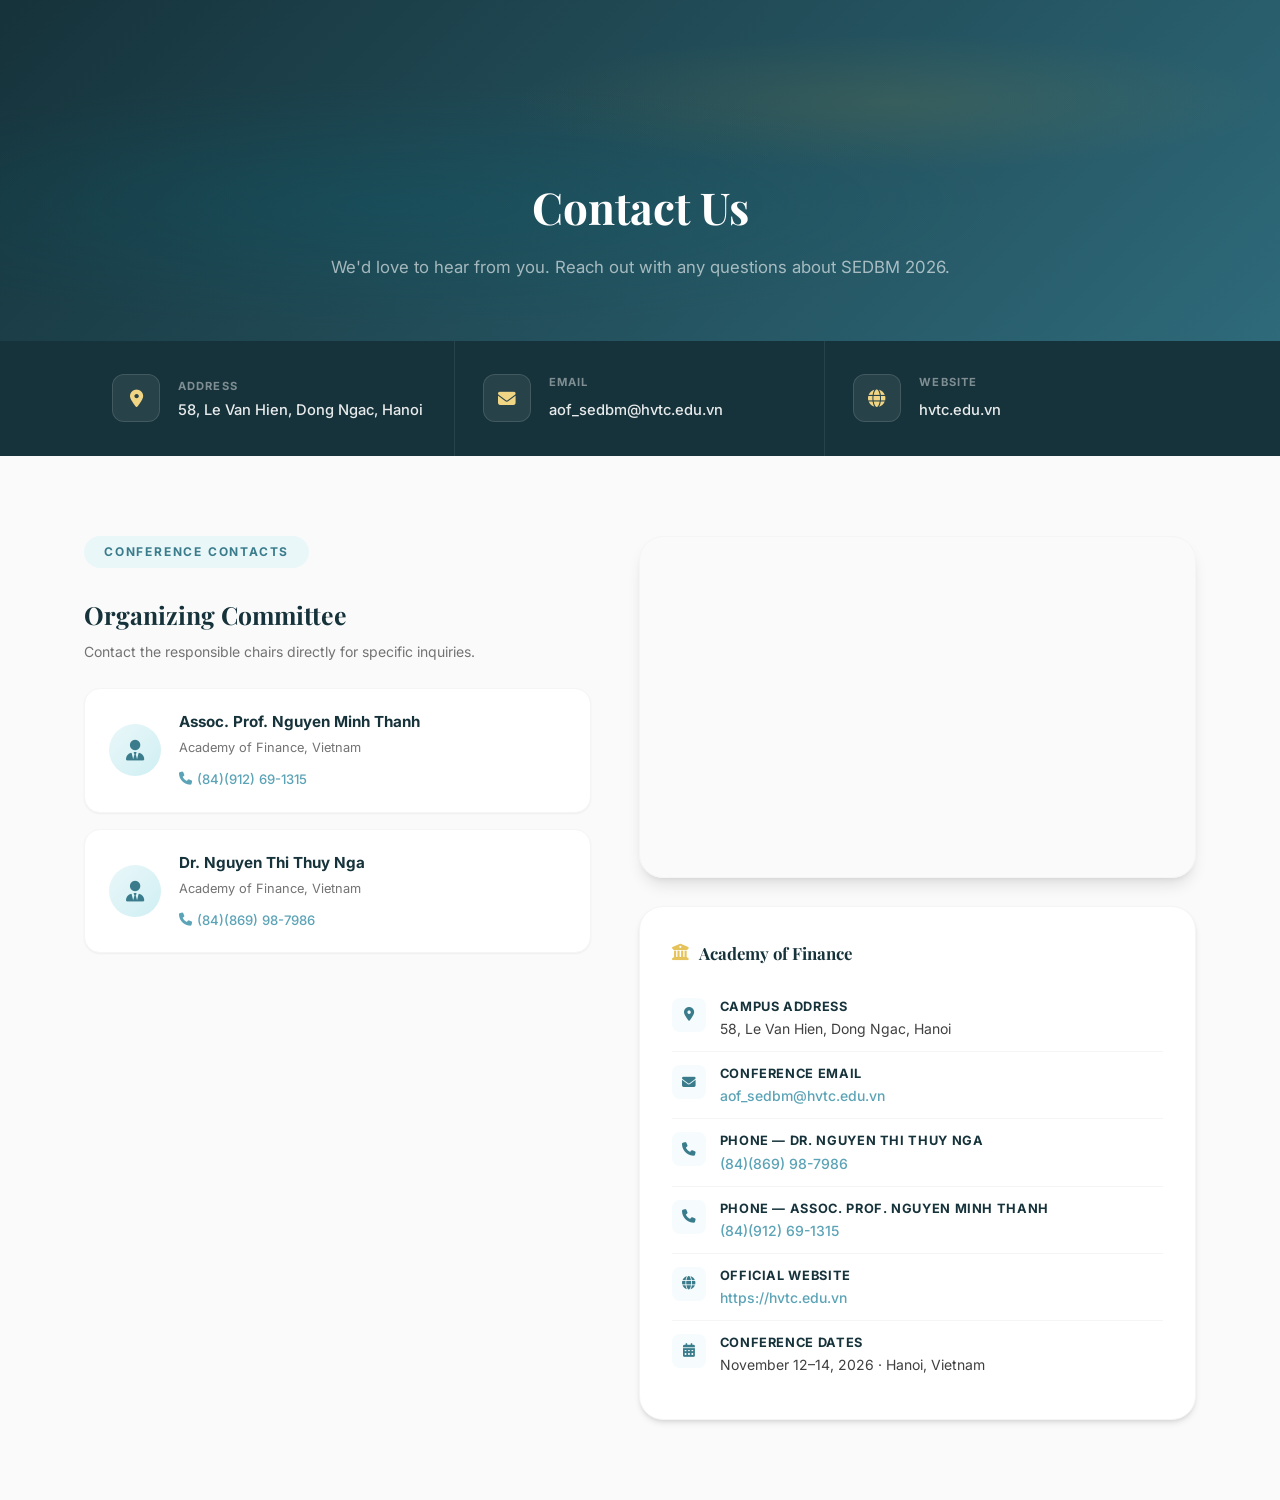
<file: contact.html>
<!DOCTYPE html>
<html lang="en">
<head>
    <meta charset="UTF-8">
    <meta name="viewport" content="width=device-width, initial-scale=1.0">
    <title>Contact Us — SEDBM 2026</title>
    <link rel="preconnect" href="https://fonts.googleapis.com">
    <link rel="preconnect" href="https://fonts.gstatic.com" crossorigin>
    <link href="https://fonts.googleapis.com/css2?family=Inter:wght@300;400;500;600;700;800;900&family=Playfair+Display:ital,wght@0,400;0,600;0,700;0,800;1,400&display=swap" rel="stylesheet">
    <link rel="stylesheet" href="https://cdnjs.cloudflare.com/ajax/libs/font-awesome/6.5.1/css/all.min.css">
    <link rel="stylesheet" href="css/styles.css">
    <link rel="stylesheet" href="css/contact.css">
</head>
<body>

    <!-- Page Header -->
    <div class="page-header">
        <h1>Contact Us</h1>
        <p>We'd love to hear from you. Reach out with any questions about SEDBM 2026.</p>
    </div>

    <!-- Quick Info Strip -->
    <div class="contact-strip">
        <div class="contact-strip-inner">
            <div class="strip-item">
                <div class="strip-icon"><i class="fas fa-map-marker-alt"></i></div>
                <div class="strip-text">
                    <h4>Address</h4>
                    <p>58, Le Van Hien, Dong Ngac, Hanoi</p>
                </div>
            </div>
            <div class="strip-item">
                <div class="strip-icon"><i class="fas fa-envelope"></i></div>
                <div class="strip-text">
                    <h4>Email</h4>
                    <a href="mailto:aof_sedbm@hvtc.edu.vn">aof_sedbm@hvtc.edu.vn</a>
                </div>
            </div>
            <div class="strip-item">
                <div class="strip-icon"><i class="fas fa-globe"></i></div>
                <div class="strip-text">
                    <h4>Website</h4>
                    <a href="https://hvtc.edu.vn/" target="_blank">hvtc.edu.vn</a>
                </div>
            </div>
        </div>
    </div>

    <!-- Main Content -->
    <section class="contact-main">
        <div class="contact-main-inner">

            <!-- Left Column: Contacts + Form -->
            <div class="contact-left">

                <!-- Section Intro -->
                <div class="contact-section-header">
                    <span class="section-tag">Conference Contacts</span>
                    <h2>Organizing Committee</h2>
                    <p>Contact the responsible chairs directly for specific inquiries.</p>
                </div>

                <!-- Person Cards -->
                <div class="contact-people">
                    <div class="person-card">
                        <div class="person-avatar"><i class="fas fa-user-tie"></i></div>
                        <div class="person-info">
                            <h4>Assoc. Prof. Nguyen Minh Thanh</h4>
                            <p>Academy of Finance, Vietnam</p>
                            <a href="tel:+84912691315">
                                <i class="fas fa-phone"></i> (84)(912) 69-1315
                            </a>
                        </div>
                    </div>
                    <div class="person-card">
                        <div class="person-avatar"><i class="fas fa-user-tie"></i></div>
                        <div class="person-info">
                            <h4>Dr. Nguyen Thi Thuy Nga</h4>
                            <p>Academy of Finance, Vietnam</p>
                            <a href="tel:+84869987986">
                                <i class="fas fa-phone"></i> (84)(869) 98-7986
                            </a>
                        </div>
                    </div>
                </div>
            </div>

            <!-- Right Column: Map + Org Details -->
            <div class="contact-right">

                <!-- Google Maps -->
                <div class="map-wrapper">
                    <iframe
                        title="Academy of Finance location on Google Maps"
                        src="https://www.google.com/maps/embed?pb=!1m18!1m12!1m3!1d3723.4736631992!2d105.7806099!3d21.0531399!2m3!1f0!2f0!3f0!3m2!1i1024!2i768!4f13.1!3m3!1m2!1s0x3135ab4cd0c66f05%3A0xea31563511af7b0c!2sAcademy%20of%20Finance!5e0!3m2!1sen!2s!4v1700000000000!5m2!1sen!2s"
                        allowfullscreen="" loading="lazy"
                        referrerpolicy="no-referrer-when-downgrade">
                    </iframe>
                </div>

                <!-- Organisation Detail Card -->
                <div class="org-card">
                    <h4><i class="fas fa-university"></i> Academy of Finance</h4>

                    <div class="org-detail">
                        <div class="org-detail-icon"><i class="fas fa-map-marker-alt"></i></div>
                        <div class="org-detail-text">
                            <strong>Campus Address</strong>
                            58, Le Van Hien, Dong Ngac, Hanoi
                        </div>
                    </div>

                    <div class="org-detail">
                        <div class="org-detail-icon"><i class="fas fa-envelope"></i></div>
                        <div class="org-detail-text">
                            <strong>Conference Email</strong>
                            <a href="mailto:aof_sedbm@hvtc.edu.vn">aof_sedbm@hvtc.edu.vn</a>
                        </div>
                    </div>

                    <div class="org-detail">
                        <div class="org-detail-icon"><i class="fas fa-phone"></i></div>
                        <div class="org-detail-text">
                            <strong>Phone — Dr. Nguyen Thi Thuy Nga</strong>
                            <a href="tel:+84869987986">(84)(869) 98-7986</a>
                        </div>
                    </div>

                    <div class="org-detail">
                        <div class="org-detail-icon"><i class="fas fa-phone"></i></div>
                        <div class="org-detail-text">
                            <strong>Phone — Assoc. Prof. Nguyen Minh Thanh</strong>
                            <a href="tel:+84912691315">(84)(912) 69-1315</a>
                        </div>
                    </div>

                    <div class="org-detail">
                        <div class="org-detail-icon"><i class="fas fa-globe"></i></div>
                        <div class="org-detail-text">
                            <strong>Official Website</strong>
                            <a href="https://hvtc.edu.vn/" target="_blank">https://hvtc.edu.vn</a>
                        </div>
                    </div>

                    <div class="org-detail">
                        <div class="org-detail-icon"><i class="fas fa-calendar-alt"></i></div>
                        <div class="org-detail-text">
                            <strong>Conference Dates</strong>
                            November 12–14, 2026 · Hanoi, Vietnam
                        </div>
                    </div>
                </div>

            </div>
        </div>
    </section>

    <script src="js/embed-bridge.js"></script>
    <script src="js/main.js"></script>
</body>
</html>
</file>
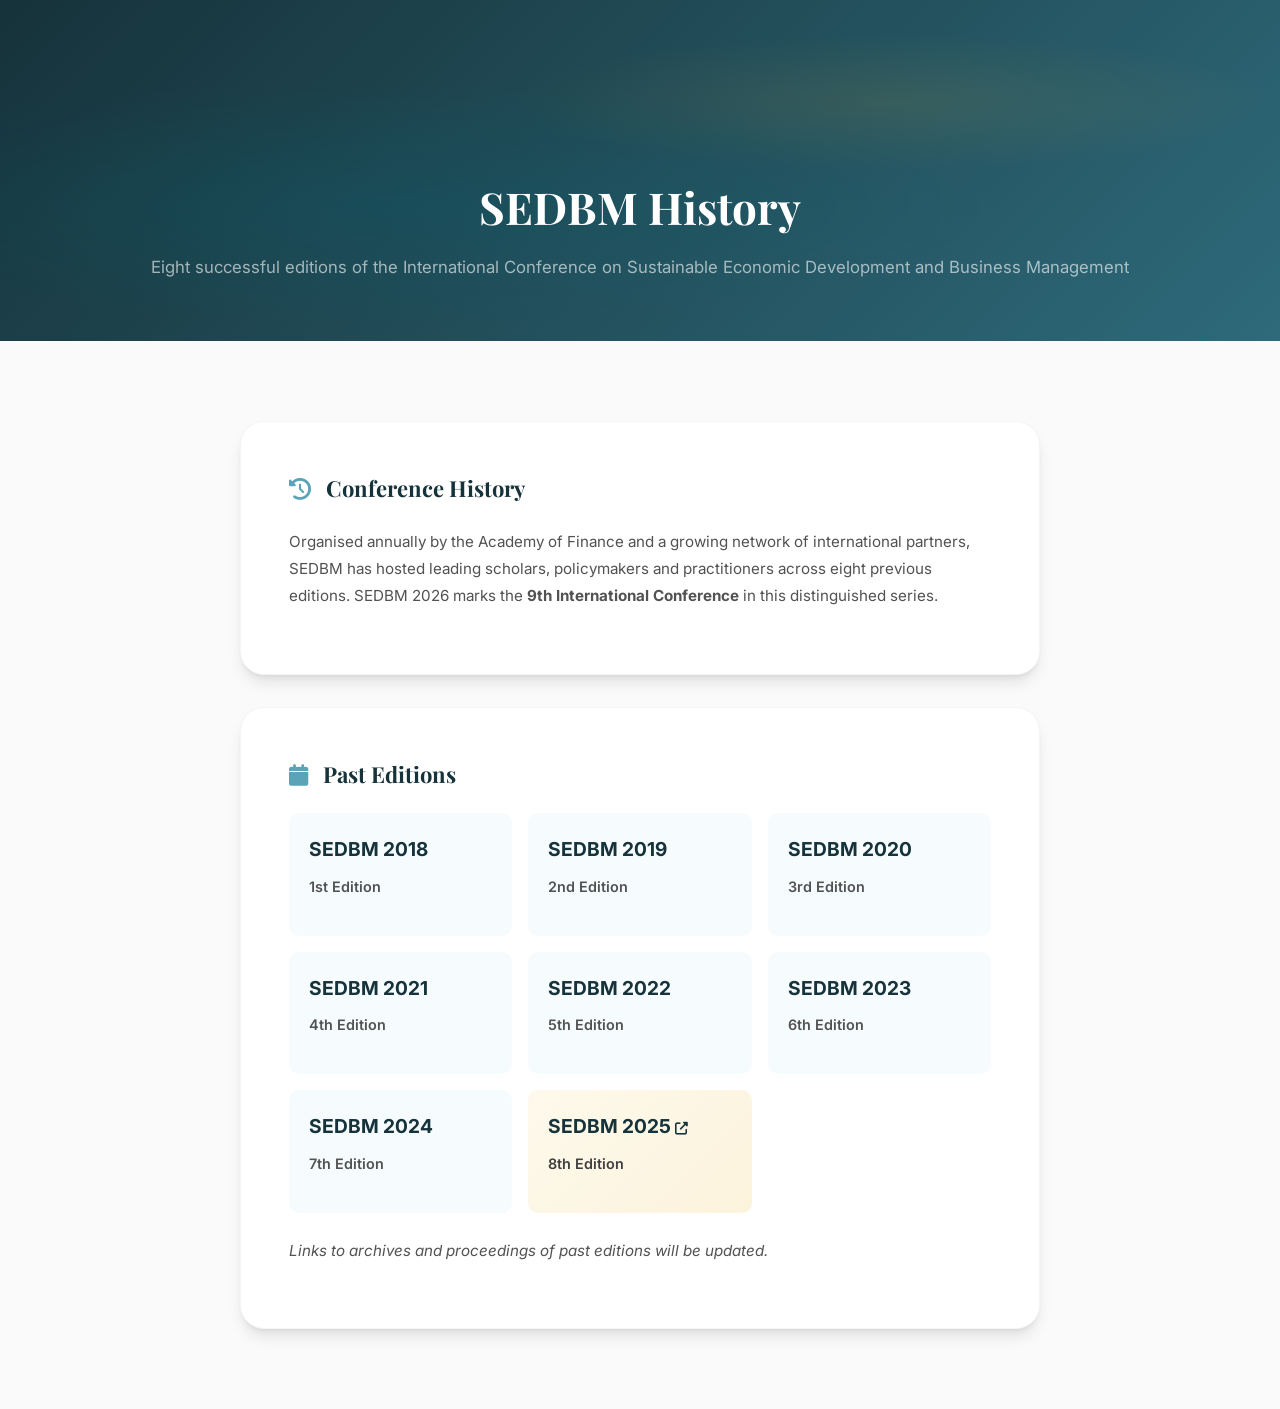
<file: history.html>
<!DOCTYPE html>
<html lang="en">
<head>
    <meta charset="UTF-8">
    <meta name="viewport" content="width=device-width, initial-scale=1.0">
    <title>History — SEDBM 2026</title>
    <link rel="preconnect" href="https://fonts.googleapis.com">
    <link rel="preconnect" href="https://fonts.gstatic.com" crossorigin>
    <link href="https://fonts.googleapis.com/css2?family=Inter:wght@300;400;500;600;700;800;900&family=Playfair+Display:ital,wght@0,400;0,600;0,700;0,800;1,400&display=swap" rel="stylesheet">
    <link rel="stylesheet" href="https://cdnjs.cloudflare.com/ajax/libs/font-awesome/6.5.1/css/all.min.css">
    <link rel="stylesheet" href="css/styles.css">
</head>
<body>
    <!-- Page Header -->
    <div class="page-header">
        <h1>SEDBM History</h1>
        <p>Eight successful editions of the International Conference on Sustainable Economic Development and Business Management</p>
    </div>

    <!-- Content -->
    <section class="page-content section-bg-neutral">
        <div class="container">
            <div class="content-card" data-aos="fade-up">
                <h3><i class="fas fa-history icon-lead"></i> Conference History</h3>
                <p>
                    Organised annually by the Academy of Finance and a growing network of international partners,
                    SEDBM has hosted leading scholars, policymakers and practitioners across eight previous editions.
                    SEDBM 2026 marks the <strong>9th International Conference</strong> in this distinguished series.
                </p>
            </div>

            <div class="content-card" data-aos="fade-up">
                <h3><i class="fas fa-calendar icon-lead"></i> Past Editions</h3>
                <div class="edition-grid">
                    <a href="#" class="edition-card">
                        <strong>SEDBM 2018</strong>
                        <p>1st Edition</p>
                    </a>
                    <a href="#" class="edition-card">
                        <strong>SEDBM 2019</strong>
                        <p>2nd Edition</p>
                    </a>
                    <a href="#" class="edition-card">
                        <strong>SEDBM 2020</strong>
                        <p>3rd Edition</p>
                    </a>
                    <a href="#" class="edition-card">
                        <strong>SEDBM 2021</strong>
                        <p>4th Edition</p>
                    </a>
                    <a href="#" class="edition-card">
                        <strong>SEDBM 2022</strong>
                        <p>5th Edition</p>
                    </a>
                    <a href="#" class="edition-card">
                        <strong>SEDBM 2023</strong>
                        <p>6th Edition</p>
                    </a>
                    <a href="#" class="edition-card">
                        <strong>SEDBM 2024</strong>
                        <p>7th Edition</p>
                    </a>
                    <a href="https://sedbm2025.hvtc.edu.vn/" target="_blank" rel="noopener noreferrer" class="edition-card edition-card--current">
                        <strong>SEDBM 2025 <i class="fas fa-external-link-alt icon-trail"></i></strong>
                        <p>8th Edition</p>
                    </a>
                </div>
                <p class="note-text">
                    Links to archives and proceedings of past editions will be updated.
                </p>
            </div>
        </div>
    </section>
    <script src="js/embed-bridge.js"></script>
    <script src="js/main.js"></script>
</body>
</html>
</file>
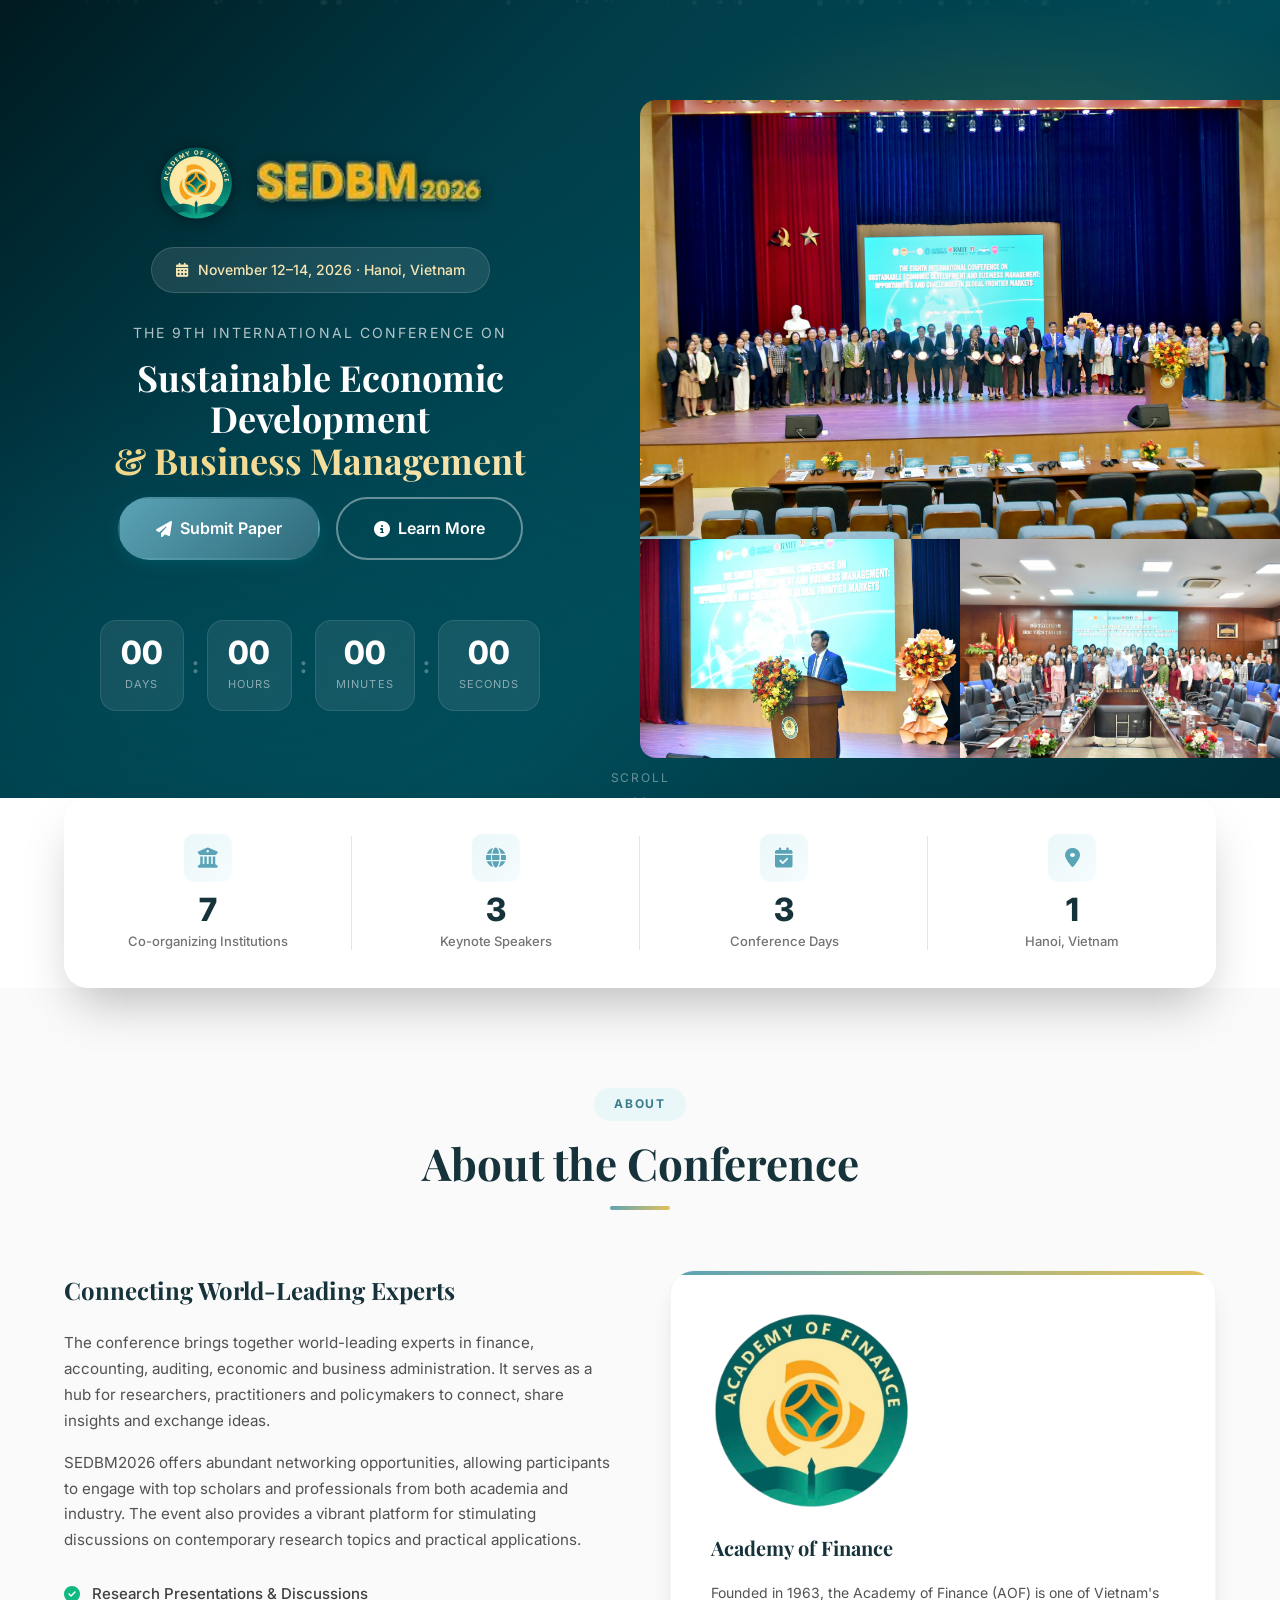
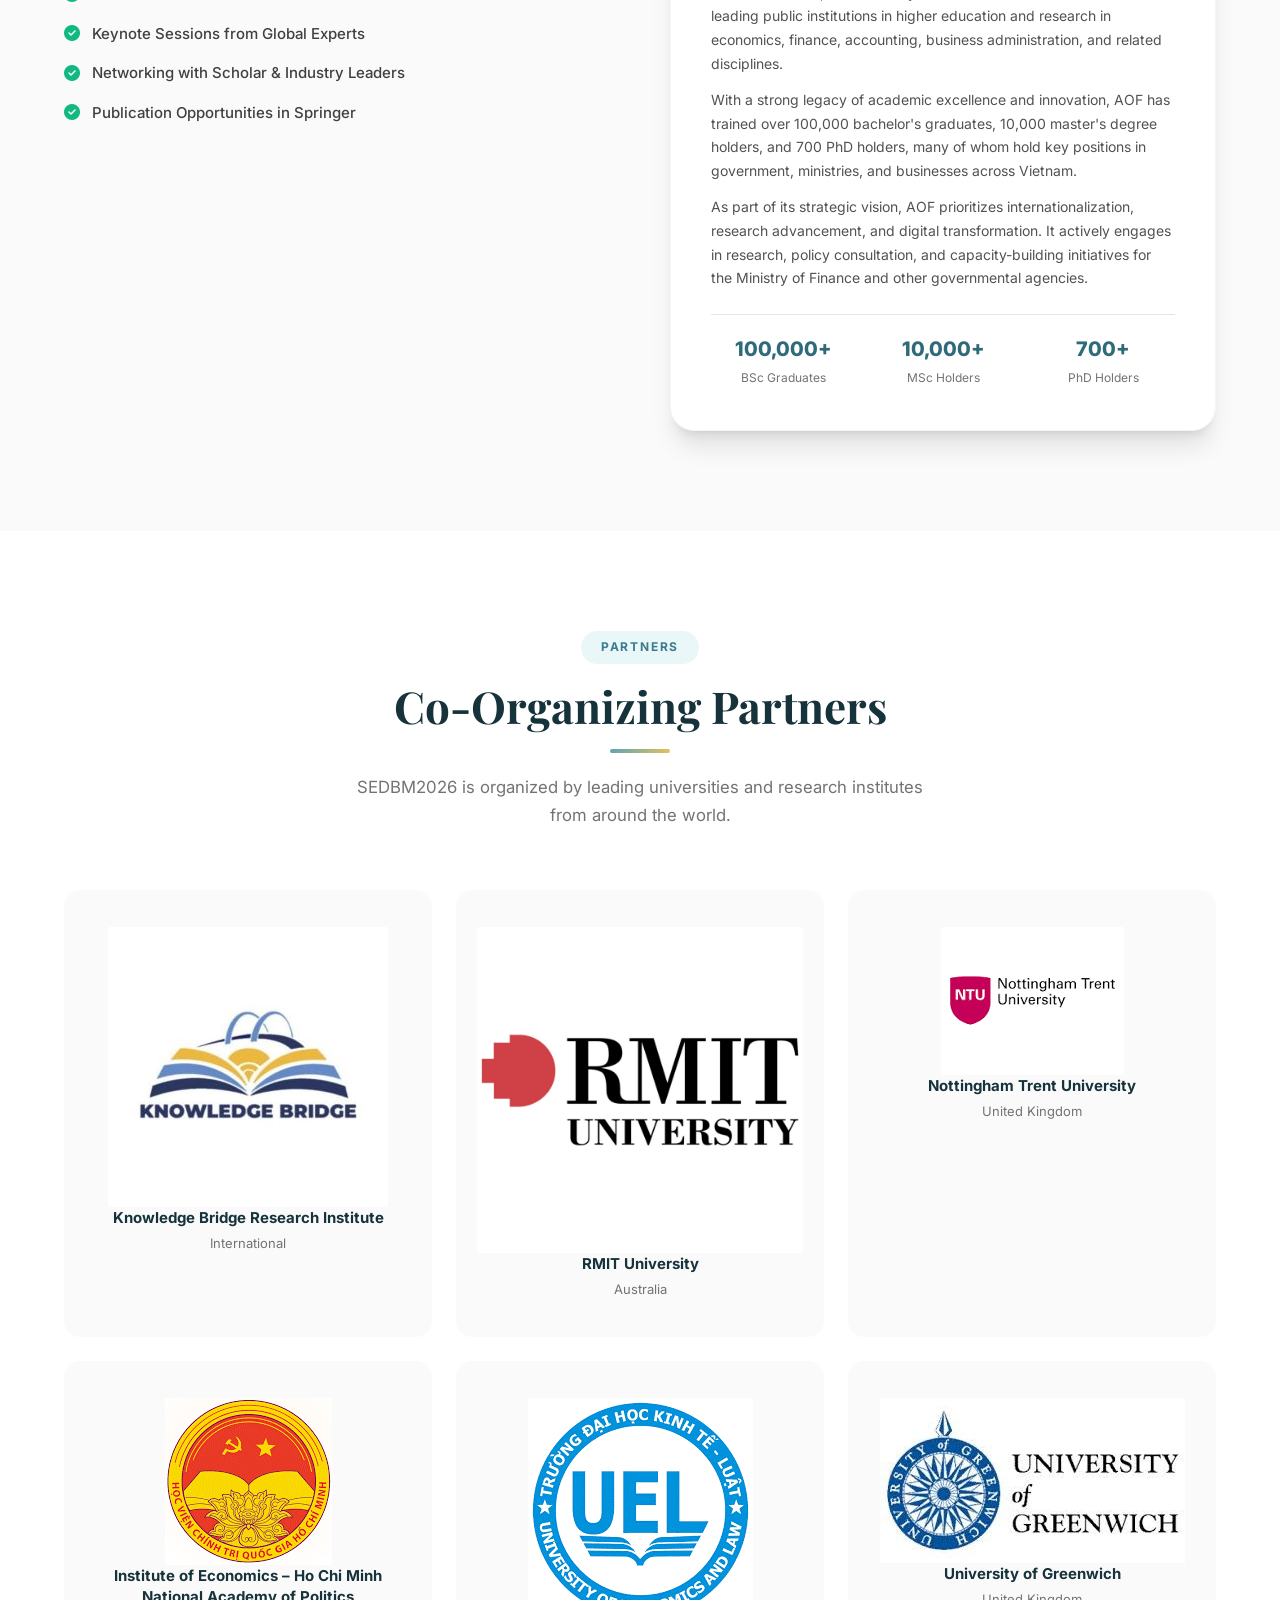
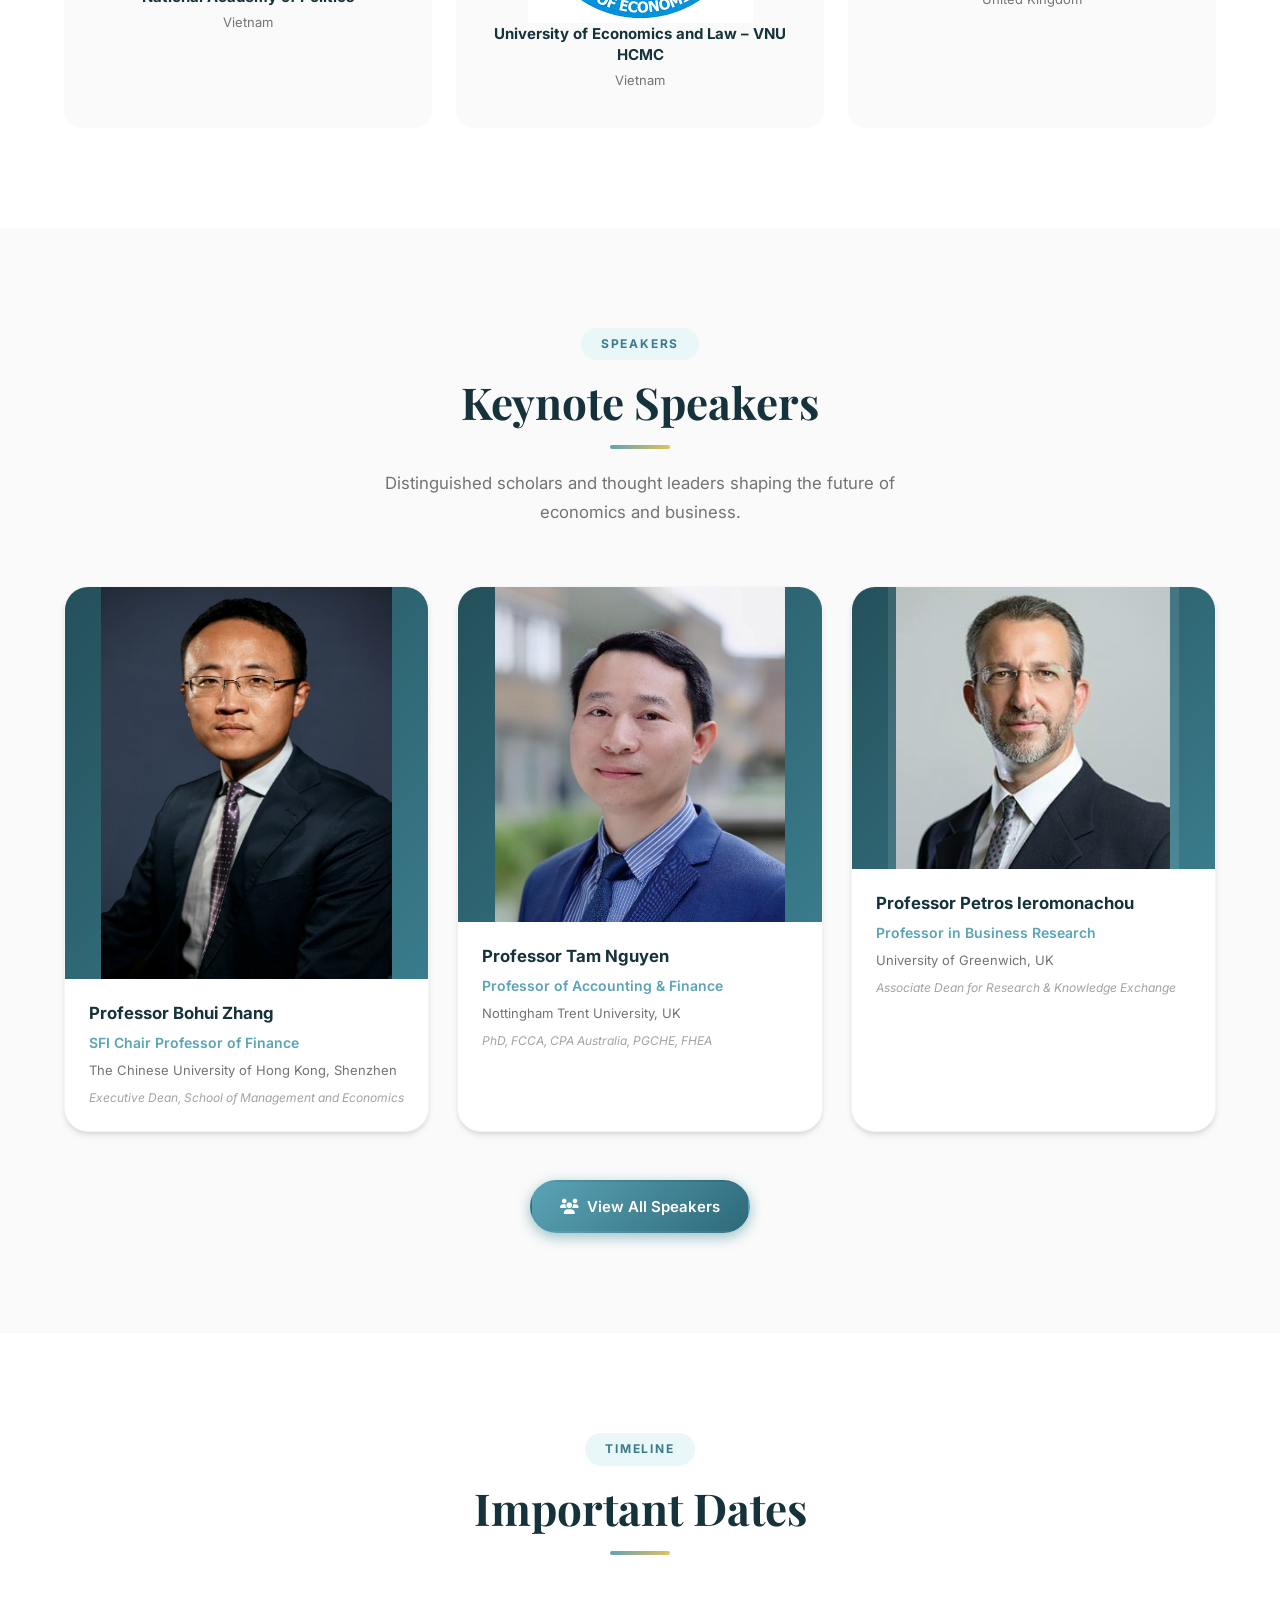
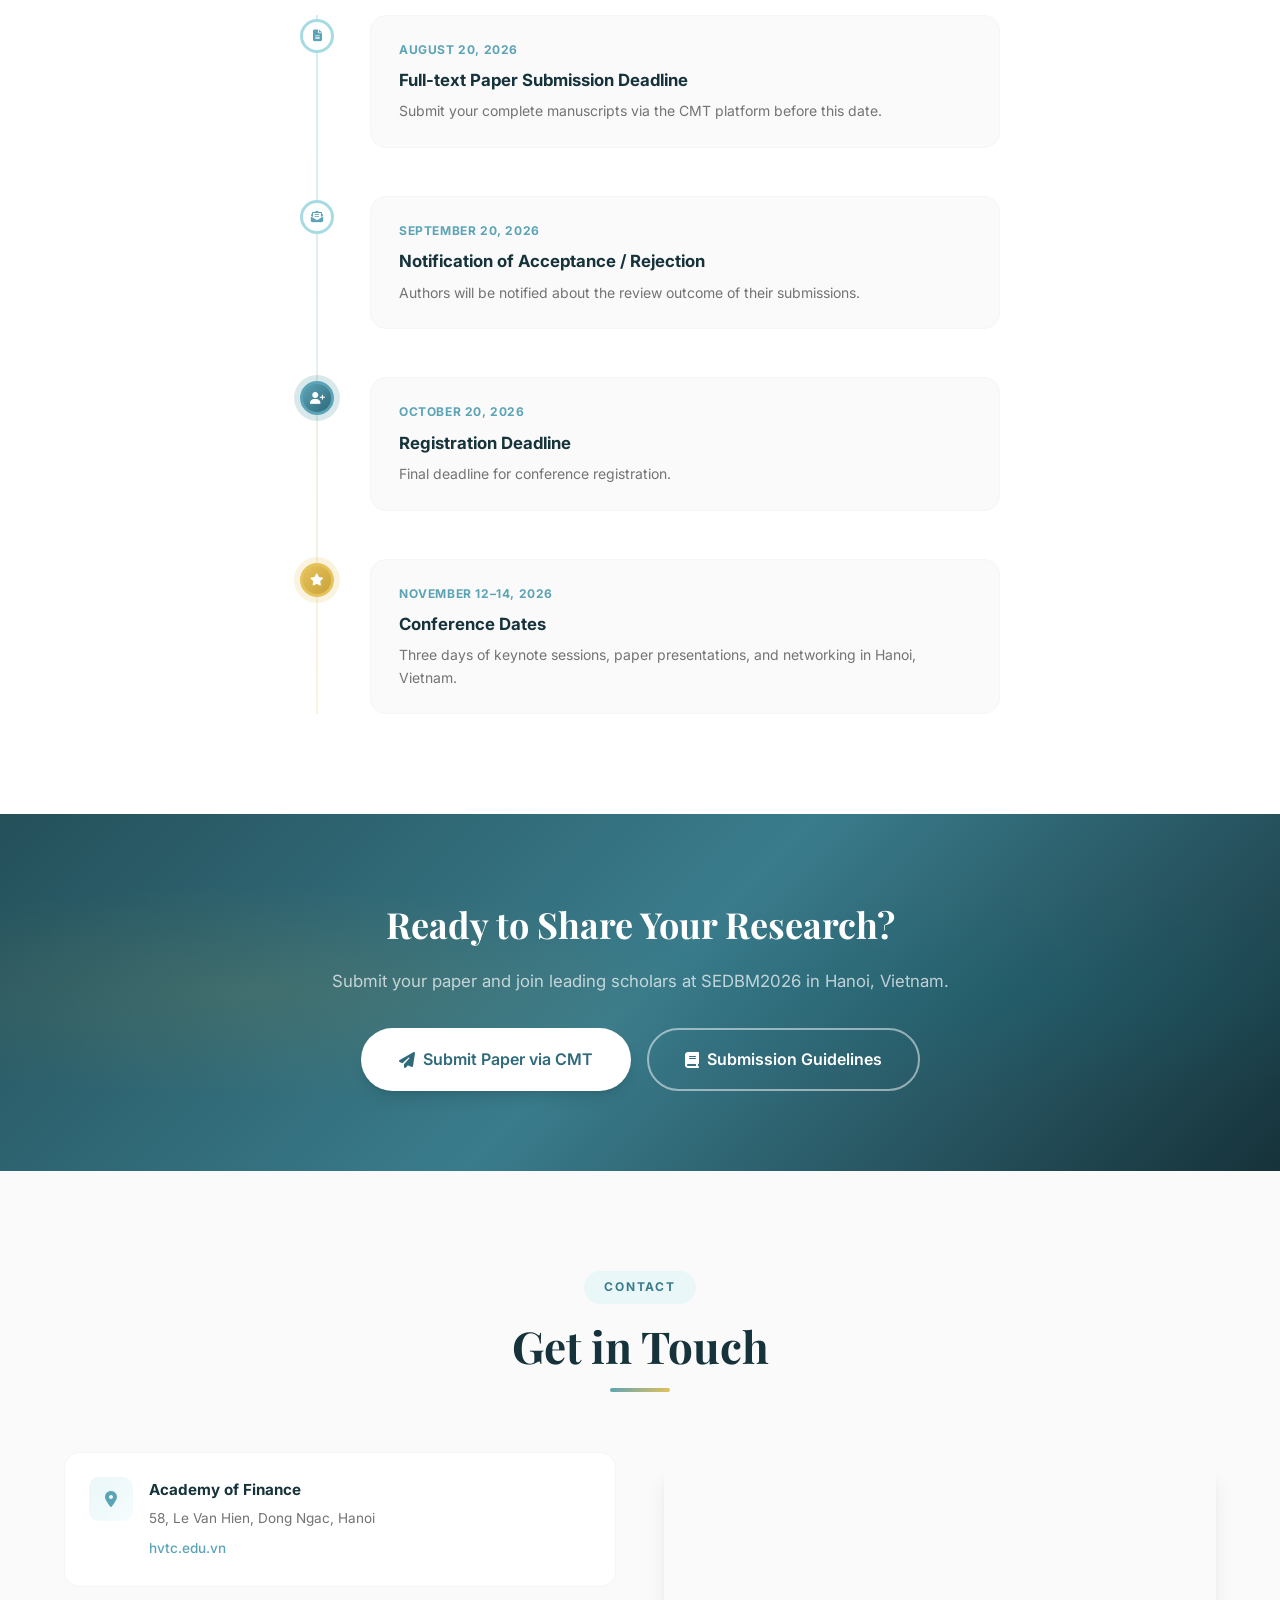
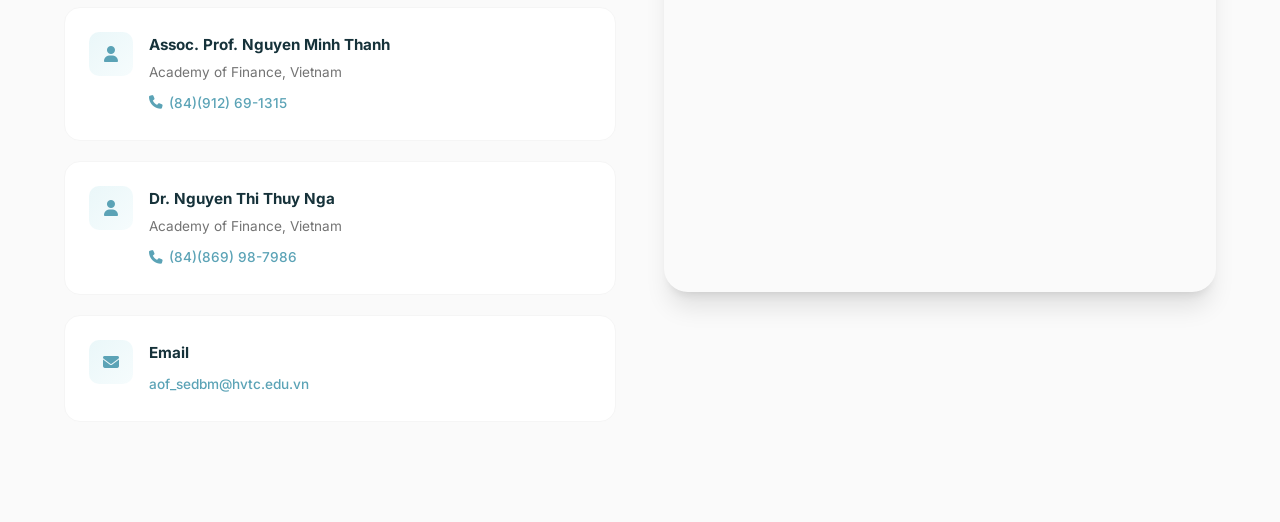
<file: home.html>
<!DOCTYPE html>
<html lang="en">
<head>
    <meta charset="UTF-8">
    <meta name="viewport" content="width=device-width, initial-scale=1.0">
    <title>SEDBM 2026 — International Conference on Sustainable Economic Development and Business Management</title>
    <link rel="preconnect" href="https://fonts.googleapis.com">
    <link rel="preconnect" href="https://fonts.gstatic.com" crossorigin>
    <link href="https://fonts.googleapis.com/css2?family=Inter:wght@300;400;500;600;700;800;900&family=Playfair+Display:ital,wght@0,400;0,600;0,700;0,800;1,400&display=swap" rel="stylesheet">
    <link rel="stylesheet" href="https://cdnjs.cloudflare.com/ajax/libs/font-awesome/6.5.1/css/all.min.css">
    <link rel="stylesheet" href="css/styles.css">
</head>
<body>
    <!-- Hero Section -->
    <section class="hero" id="home">
        <div class="hero-bg">
            <div class="hero-particles" id="particles"></div>
            <div class="hero-gradient"></div>
        </div>
        <div class="hero-grid">
            <div class="hero-content">
                <div class="hero-logos" data-aos="fade-down">
                    <img src="images/logo_hvtc_nobg.png" alt="Academy of Finance" class="hero-logo-img">
                    <img src="images/logo_sedbm_nobg.png" alt="SEDBM 2026" class="hero-logo-img">
                </div>
                <div class="hero-badge" data-aos="fade-down">
                    <i class="fas fa-calendar-alt"></i>
                    <span>November 12–14, 2026 · Hanoi, Vietnam</span>
                </div>
                <p class="hero-subtitle" data-aos="fade-up" data-aos-delay="100">The 9th International Conference on</p>
                <h1 class="hero-title" data-aos="fade-up" data-aos-delay="200">
                    Sustainable Economic Development <br>
                    <span class="highlight">&amp; Business Management</span>
                </h1>
                <div class="hero-actions" data-aos="fade-up" data-aos-delay="500">
                    <a href="https://cmt3.research.microsoft.com/SEDBM2026" target="_blank" class="btn btn-primary btn-lg">
                        <i class="fas fa-paper-plane"></i> Submit Paper
                    </a>
                    <a href="#about" class="btn btn-outline btn-lg">
                        <i class="fas fa-info-circle"></i> Learn More
                    </a>
                </div>
                <!-- Countdown Timer -->
                <div class="countdown" data-aos="fade-up" data-aos-delay="600">
                    <div class="countdown-item">
                        <span class="countdown-number" id="days">00</span>
                        <span class="countdown-label">Days</span>
                    </div>
                    <div class="countdown-separator">:</div>
                    <div class="countdown-item">
                        <span class="countdown-number" id="hours">00</span>
                        <span class="countdown-label">Hours</span>
                    </div>
                    <div class="countdown-separator">:</div>
                    <div class="countdown-item">
                        <span class="countdown-number" id="minutes">00</span>
                        <span class="countdown-label">Minutes</span>
                    </div>
                    <div class="countdown-separator">:</div>
                    <div class="countdown-item">
                        <span class="countdown-number" id="seconds">00</span>
                        <span class="countdown-label">Seconds</span>
                    </div>
                </div>
            </div>
            <div class="hero-slider">
                <div class="hero-gallery">
                    <div class="hero-gallery-top">
                        <img src="images/slider1.jpg" alt="Gallery 1" />
                    </div>
                    <div class="hero-gallery-bottom">
                        <img src="images/slider2.jpg" alt="Gallery 2" />
                        <img src="images/slider3.jpg" alt="Gallery 3" />
                    </div>
                </div>
            </div>
        </div>
        <div class="hero-scroll">
            <a href="#about" class="scroll-indicator">
                <span>Scroll</span>
                <i class="fas fa-chevron-down"></i>
            </a>
        </div>
    </section>

    <!-- Stats Bar -->
    <section class="stats-bar">
        <div class="container">
            <div class="stats-grid">
                <div class="stat-item" data-aos="fade-up" data-aos-delay="0">
                    <div class="stat-icon"><i class="fas fa-university"></i></div>
                    <div class="stat-number" data-count="7">0</div>
                    <div class="stat-label">Co-organizing Institutions</div>
                </div>
                <div class="stat-item" data-aos="fade-up" data-aos-delay="100">
                    <div class="stat-icon"><i class="fas fa-globe"></i></div>
                    <div class="stat-number" data-count="3">0</div>
                    <div class="stat-label">Keynote Speakers</div>
                </div>
                <div class="stat-item" data-aos="fade-up" data-aos-delay="200">
                    <div class="stat-icon"><i class="fas fa-calendar-check"></i></div>
                    <div class="stat-number" data-count="3">0</div>
                    <div class="stat-label">Conference Days</div>
                </div>
                <div class="stat-item" data-aos="fade-up" data-aos-delay="300">
                    <div class="stat-icon"><i class="fas fa-map-marker-alt"></i></div>
                    <div class="stat-number">1</div>
                    <div class="stat-label">Hanoi, Vietnam</div>
                </div>
            </div>
        </div>
    </section>

    <!-- About Section -->
    <section class="section about" id="about">
        <div class="container">
            <div class="section-header" data-aos="fade-up">
                <span class="section-tag">About</span>
                <h2 class="section-title">About the Conference</h2>
                <div class="section-divider"></div>
            </div>
            <div class="about-grid">
                <div class="about-content" data-aos="fade-right">
                    <h3>Connecting World-Leading Experts</h3>
                    <p>
                        The conference brings together world-leading experts in finance, accounting,
                        auditing, economic and business administration. It serves as a hub for researchers,
                        practitioners and policymakers to connect, share insights and exchange ideas.
                    </p>
                    <p>
                        SEDBM2026 offers abundant networking opportunities, allowing participants to
                        engage with top scholars and professionals from both academia and industry. The
                        event also provides a vibrant platform for stimulating discussions on contemporary
                        research topics and practical applications.
                    </p>
                    <div class="about-features">
                        <div class="feature">
                            <i class="fas fa-check-circle"></i>
                            <span>Research Presentations &amp; Discussions</span>
                        </div>
                        <div class="feature">
                            <i class="fas fa-check-circle"></i>
                            <span>Keynote Sessions from Global Experts</span>
                        </div>
                        <div class="feature">
                            <i class="fas fa-check-circle"></i>
                            <span>Networking with Scholar &amp; Industry Leaders</span>
                        </div>
                        <div class="feature">
                            <i class="fas fa-check-circle"></i>
                            <span>Publication Opportunities in Springer</span>
                        </div>
                    </div>
                </div>
                <div class="about-card" data-aos="fade-left">
                    <div class="card-inner">
                        <div class="card-icon">
                            <img src="images/logo_hvtc_nobg.png" alt="SEDBM Logo" class="logo-img">
                        </div>
                        <h4>Academy of Finance</h4>
                        <p>
                            Founded in 1963, the Academy of Finance (AOF) is one of Vietnam's leading public
                            institutions in higher education and research in economics, finance, accounting,
                            business administration, and related disciplines.
                        </p>
                        <p>
                            With a strong legacy of academic excellence and innovation, AOF has trained over
                            100,000 bachelor's graduates, 10,000 master's degree holders, and 700 PhD holders,
                            many of whom hold key positions in government, ministries, and businesses across Vietnam.
                        </p>
                        <p>
                            As part of its strategic vision, AOF prioritizes internationalization, research advancement,
                            and digital transformation. It actively engages in research, policy consultation, and
                            capacity-building initiatives for the Ministry of Finance and other governmental agencies.
                        </p>
                        <div class="card-stats">
                            <div class="card-stat">
                                <strong>100,000+</strong>
                                <span>BSc Graduates</span>
                            </div>
                            <div class="card-stat">
                                <strong>10,000+</strong>
                                <span>MSc Holders</span>
                            </div>
                            <div class="card-stat">
                                <strong>700+</strong>
                                <span>PhD Holders</span>
                            </div>
                        </div>
                    </div>
                </div>
            </div>
        </div>
    </section>

    <!-- Partners Section -->
    <section class="section partners highlight-partners" id="partners">
        <div class="container">
            <div class="section-header" data-aos="fade-up">
                <span class="section-tag">Partners</span>
                <h2 class="section-title">Co-Organizing Partners</h2>
                <div class="section-divider"></div>
                <p class="section-desc">
                    SEDBM2026 is organized by leading universities and research institutes from around the world.
                </p>
            </div>
            <div class="partners-grid" data-aos="fade-up" data-aos-delay="200">
                <div class="partner-card">
                    <img src="images/partner2.jpg" alt="Knowledge Bridge Research Institute" class="partner-img" />
                    <h4>Knowledge Bridge Research Institute</h4>
                    <p>International</p>
                </div>
                <div class="partner-card">
                    <img src="images/partner4.png" alt="RMIT University" class="partner-img" />
                    <h4>RMIT University</h4>
                    <p>Australia</p>
                </div>
                <div class="partner-card">
                    <img src="images/partner5.png" alt="Nottingham Trent University" class="partner-img" />
                    <h4>Nottingham Trent University</h4>
                    <p>United Kingdom</p>
                </div>
                <div class="partner-card">
                    <img src="images/partner6.png" alt="Institute of Economics – Ho Chi Minh National Academy of Politics" class="partner-img" />
                    <h4>Institute of Economics – Ho Chi Minh National Academy of Politics</h4>
                    <p>Vietnam</p>
                </div>
                <div class="partner-card">
                    <img src="images/partner7.png" alt="University of Economics and Law – VNU HCMC" class="partner-img" />
                    <h4>University of Economics and Law – VNU HCMC</h4>
                    <p>Vietnam</p>
                </div>
                <div class="partner-card">
                    <img src="images/partner8.jpg" alt="University of Greenwich" class="partner-img" />
                    <h4>University of Greenwich</h4>
                    <p>United Kingdom</p>
                </div>
            </div>
        </div>
    </section>

    <!-- Keynote Speakers Section -->
    <section class="section speakers" id="speakers">
        <div class="container">
            <div class="section-header" data-aos="fade-up">
                <span class="section-tag">Speakers</span>
                <h2 class="section-title">Keynote Speakers</h2>
                <div class="section-divider"></div>
                <p class="section-desc">
                    Distinguished scholars and thought leaders shaping the future of economics and business.
                </p>
            </div>
            <div class="speakers-grid">
                <!-- Speaker 1: Bohui Zhang -->
                <div class="speaker-card" data-aos="fade-up" data-aos-delay="0">
                    <div class="speaker-image">
                        <div class="speaker-avatar">
                            <img src="images/speaker-bohui-zhang.jpeg" alt="Professor Bohui Zhang">
                        </div>
                        <div class="speaker-overlay">
                            <a href="keynote-speakers.html" class="btn btn-sm">View Profile</a>
                        </div>
                    </div>
                    <div class="speaker-info">
                        <h4>Professor Bohui Zhang</h4>
                        <p class="speaker-role">SFI Chair Professor of Finance</p>
                        <p class="speaker-affiliation">The Chinese University of Hong Kong, Shenzhen</p>
                        <p class="speaker-extra">Executive Dean, School of Management and Economics</p>
                    </div>
                </div>
                <!-- Speaker 2: Tam Nguyen -->
                <div class="speaker-card" data-aos="fade-up" data-aos-delay="100">
                    <div class="speaker-image">
                        <div class="speaker-avatar">
                            <img src="images/speaker-tam-nguyen.jpeg" alt="Professor Tam Nguyen">
                        </div>
                        <div class="speaker-overlay">
                            <a href="keynote-speakers.html" class="btn btn-sm">View Profile</a>
                        </div>
                    </div>
                    <div class="speaker-info">
                        <h4>Professor Tam Nguyen</h4>
                        <p class="speaker-role">Professor of Accounting &amp; Finance</p>
                        <p class="speaker-affiliation">Nottingham Trent University, UK</p>
                        <p class="speaker-extra">PhD, FCCA, CPA Australia, PGCHE, FHEA</p>
                    </div>
                </div>
                <!-- Speaker 3: Petros Ieromonachou -->
                <div class="speaker-card" data-aos="fade-up" data-aos-delay="200">
                    <div class="speaker-image">
                        <div class="speaker-avatar">
                            <img src="images/speaker-petros-ieromonachou.png" alt="Professor Petros Ieromonachou">
                        </div>
                        <div class="speaker-overlay">
                            <a href="keynote-speakers.html" class="btn btn-sm">View Profile</a>
                        </div>
                    </div>
                    <div class="speaker-info">
                        <h4>Professor Petros Ieromonachou</h4>
                        <p class="speaker-role">Professor in Business Research</p>
                        <p class="speaker-affiliation">University of Greenwich, UK</p>
                        <p class="speaker-extra">Associate Dean for Research &amp; Knowledge Exchange</p>
                    </div>
                </div>
            </div>
            <div class="section-cta" data-aos="fade-up">
                <a href="keynote-speakers.html" class="btn btn-primary">
                    <i class="fas fa-users"></i> View All Speakers
                </a>
            </div>
        </div>
    </section>

    <!-- Important Dates Section -->
    <section class="section dates" id="dates">
        <div class="container">
            <div class="section-header" data-aos="fade-up">
                <span class="section-tag">Timeline</span>
                <h2 class="section-title">Important Dates</h2>
                <div class="section-divider"></div>
            </div>
            <div class="timeline">
                <div class="timeline-item" data-aos="fade-right">
                    <div class="timeline-marker">
                        <i class="fas fa-file-alt"></i>
                    </div>
                    <div class="timeline-content">
                        <div class="timeline-date">August 20, 2026</div>
                        <h4>Full-text Paper Submission Deadline</h4>
                        <p>Submit your complete manuscripts via the CMT platform before this date.</p>
                    </div>
                </div>
                <div class="timeline-item" data-aos="fade-left">
                    <div class="timeline-marker">
                        <i class="fas fa-envelope-open-text"></i>
                    </div>
                    <div class="timeline-content">
                        <div class="timeline-date">September 20, 2026</div>
                        <h4>Notification of Acceptance / Rejection</h4>
                        <p>Authors will be notified about the review outcome of their submissions.</p>
                    </div>
                </div>
                <div class="timeline-item" data-aos="fade-right">
                    <div class="timeline-marker active">
                        <i class="fas fa-user-plus"></i>
                    </div>
                    <div class="timeline-content">
                        <div class="timeline-date">October 20, 2026</div>
                        <h4>Registration Deadline</h4>
                        <p>Final deadline for conference registration.</p>
                    </div>
                </div>
                <div class="timeline-item" data-aos="fade-left">
                    <div class="timeline-marker highlight">
                        <i class="fas fa-star"></i>
                    </div>
                    <div class="timeline-content">
                        <div class="timeline-date">November 12–14, 2026</div>
                        <h4>Conference Dates</h4>
                        <p>Three days of keynote sessions, paper presentations, and networking in Hanoi, Vietnam.</p>
                    </div>
                </div>
            </div>
        </div>
    </section>

    <!-- CTA Section -->
    <section class="cta-section">
        <div class="container">
            <div class="cta-content" data-aos="zoom-in">
                <h2>Ready to Share Your Research?</h2>
                <p>Submit your paper and join leading scholars at SEDBM2026 in Hanoi, Vietnam.</p>
                <div class="cta-actions">
                    <a href="https://cmt3.research.microsoft.com/SEDBM2026" target="_blank" class="btn btn-white btn-lg">
                        <i class="fas fa-paper-plane"></i> Submit Paper via CMT
                    </a>
                    <a href="submission.html" class="btn btn-outline-white btn-lg">
                        <i class="fas fa-book"></i> Submission Guidelines
                    </a>
                </div>
            </div>
        </div>
    </section>

    <!-- Contact Section -->
    <section class="section contact" id="contact">
        <div class="container">
            <div class="section-header" data-aos="fade-up">
                <span class="section-tag">Contact</span>
                <h2 class="section-title">Get in Touch</h2>
                <div class="section-divider"></div>
            </div>
            <div class="contact-grid">
                <div class="contact-info" data-aos="fade-right">
                    <div class="contact-card">
                        <div class="contact-card-icon">
                            <i class="fas fa-map-marker-alt"></i>
                        </div>
                        <div class="contact-card-content">
                            <h4>Academy of Finance</h4>
                            <p>58, Le Van Hien, Dong Ngac, Hanoi</p>
                            <a href="https://hvtc.edu.vn/" target="_blank">hvtc.edu.vn</a>
                        </div>
                    </div>
                    <div class="contact-card">
                        <div class="contact-card-icon">
                            <i class="fas fa-user"></i>
                        </div>
                        <div class="contact-card-content">
                            <h4>Assoc. Prof. Nguyen Minh Thanh</h4>
                            <p>Academy of Finance, Vietnam</p>
                            <a href="tel:+84912691315"><i class="fas fa-phone"></i> (84)(912) 69-1315</a>
                        </div>
                    </div>
                    <div class="contact-card">
                        <div class="contact-card-icon">
                            <i class="fas fa-user"></i>
                        </div>
                        <div class="contact-card-content">
                            <h4>Dr. Nguyen Thi Thuy Nga</h4>
                            <p>Academy of Finance, Vietnam</p>
                            <a href="tel:+84869987986"><i class="fas fa-phone"></i> (84)(869) 98-7986</a>
                        </div>
                    </div>
                    <div class="contact-card">
                        <div class="contact-card-icon">
                            <i class="fas fa-envelope"></i>
                        </div>
                        <div class="contact-card-content">
                            <h4>Email</h4>
                            <a href="mailto:aof_sedbm@hvtc.edu.vn">aof_sedbm@hvtc.edu.vn</a>
                        </div>
                    </div>
                </div>
                <div class="contact-map" data-aos="fade-left">
                    <iframe
                        title="Academy of Finance location on Google Maps"
                        src="https://www.google.com/maps/embed?pb=!1m18!1m12!1m3!1d3723.4736631992!2d105.7806099!3d21.0531399!2m3!1f0!2f0!3f0!3m2!1i1024!2i768!4f13.1!3m3!1m2!1s0x3135ab4cd0c66f05%3A0xea31563511af7b0c!2sAcademy%20of%20Finance!5e0!3m2!1sen!2s!4v1700000000000!5m2!1sen!2s"
                        class="home-map-iframe"
                        allowfullscreen="" loading="lazy"
                        referrerpolicy="no-referrer-when-downgrade">
                    </iframe>
                </div>
            </div>
        </div>
    </section>

    <script src="js/embed-bridge.js"></script>
    <script src="js/main.js"></script>
</body>
</html>
</file>
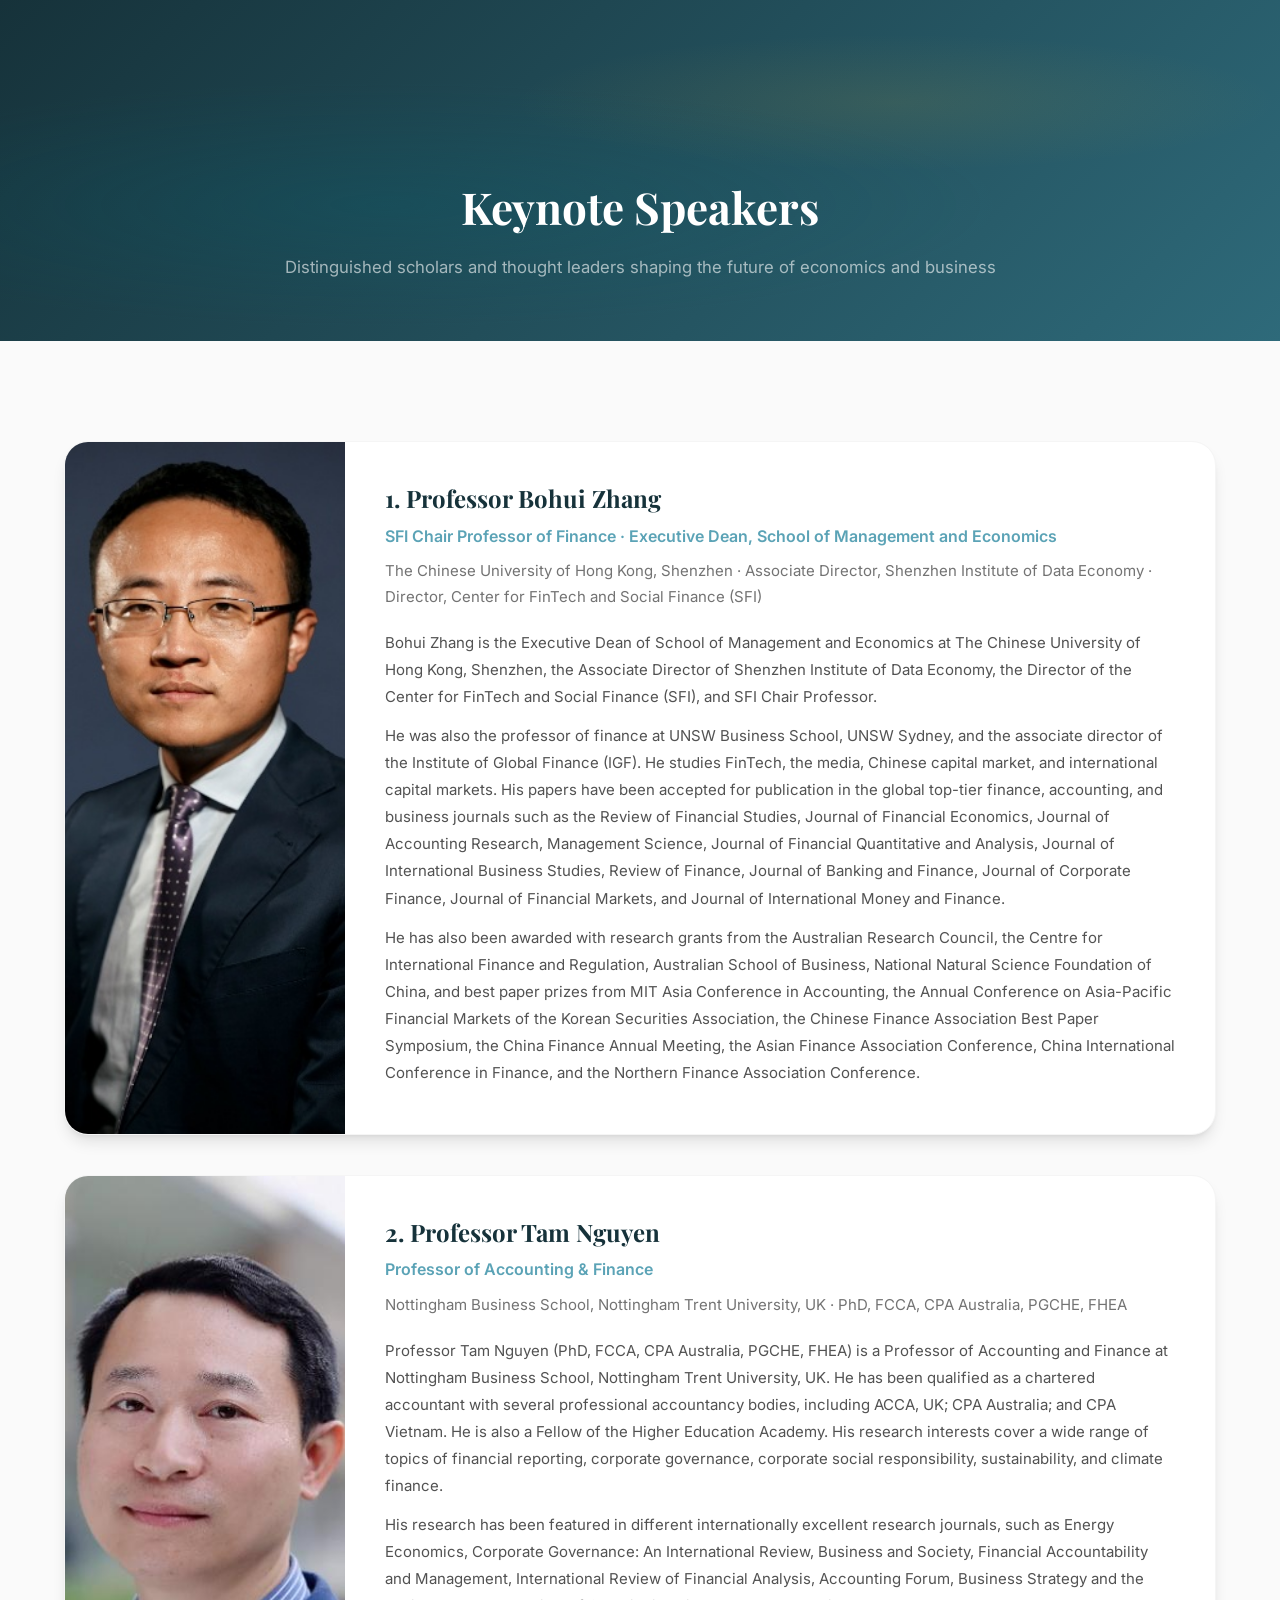
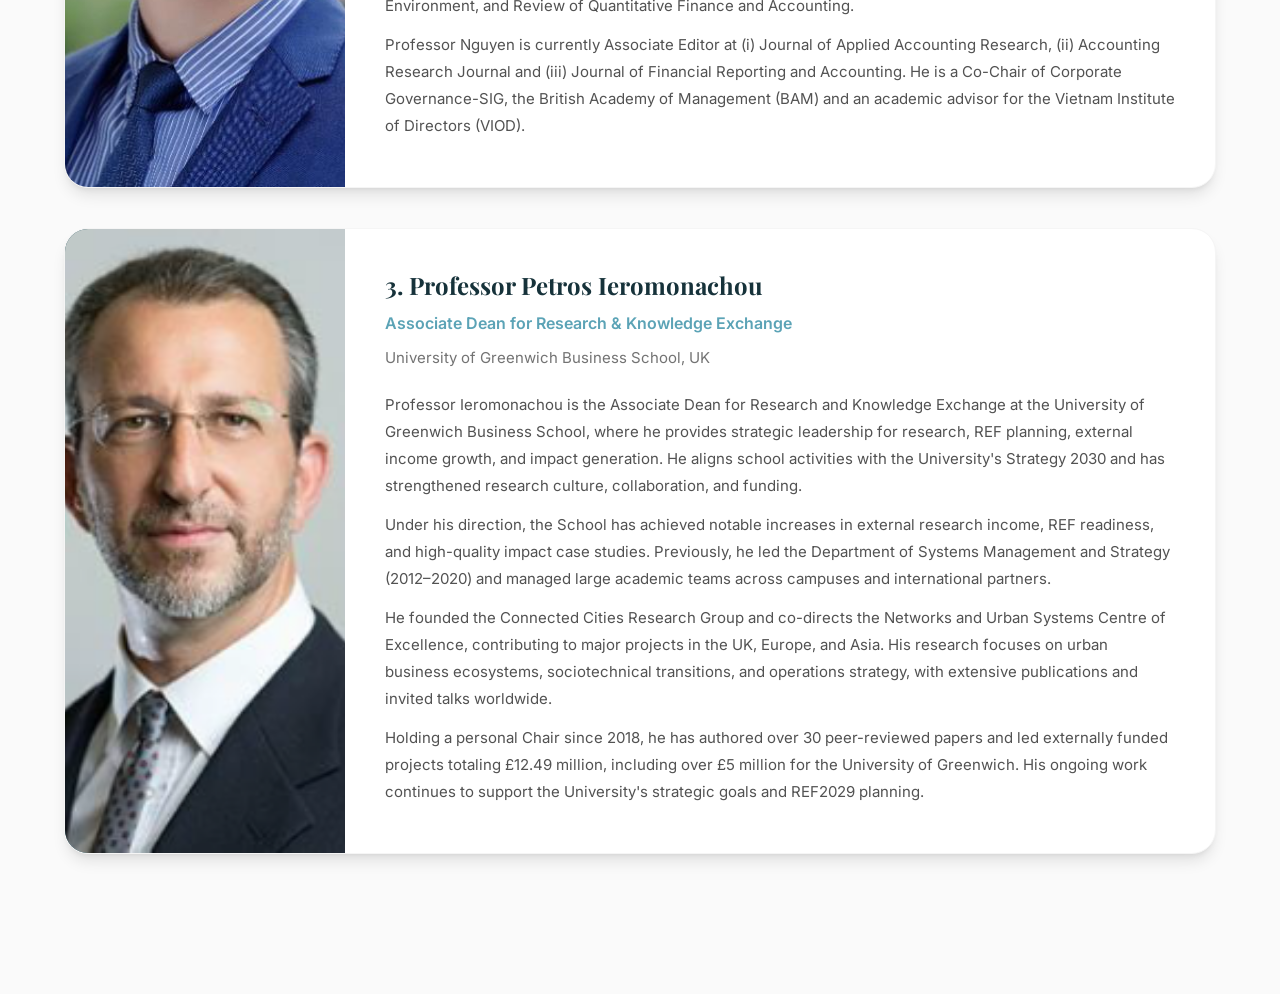
<file: keynote-speakers.html>
<!DOCTYPE html>
<html lang="en">
<head>
    <meta charset="UTF-8">
    <meta name="viewport" content="width=device-width, initial-scale=1.0">
    <title>Keynote Speakers — SEDBM 2026</title>
    <link rel="preconnect" href="https://fonts.googleapis.com">
    <link rel="preconnect" href="https://fonts.gstatic.com" crossorigin>
    <link href="https://fonts.googleapis.com/css2?family=Inter:wght@300;400;500;600;700;800;900&family=Playfair+Display:ital,wght@0,400;0,600;0,700;0,800;1,400&display=swap" rel="stylesheet">
    <link rel="stylesheet" href="https://cdnjs.cloudflare.com/ajax/libs/font-awesome/6.5.1/css/all.min.css">
    <link rel="stylesheet" href="css/styles.css">
</head>
<body>
    <!-- Page Header -->
    <div class="page-header">
        <h1>Keynote Speakers</h1>
        <p>Distinguished scholars and thought leaders shaping the future of economics and business</p>
    </div>

    <!-- Speakers Content -->
    <section class="section section-bg-neutral">
        <div class="container">

            <!-- Speaker 1: Bohui Zhang -->
            <div class="speaker-detail" data-aos="fade-up">
                <div class="speaker-detail-image">
                    <img src="images/speaker-bohui-zhang.jpeg" alt="Professor Bohui Zhang" class="speaker-detail-photo">
                </div>
                <div class="speaker-detail-content">
                    <h3>1. Professor Bohui Zhang</h3>
                    <p class="speaker-role">SFI Chair Professor of Finance · Executive Dean, School of Management and Economics</p>
                    <p class="speaker-affiliation">The Chinese University of Hong Kong, Shenzhen · Associate Director, Shenzhen Institute of Data Economy · Director, Center for FinTech and Social Finance (SFI)</p>
                    <div class="speaker-detail-bio">
                        <p>
                            Bohui Zhang is the Executive Dean of School of Management and Economics at The Chinese University of Hong Kong,
                            Shenzhen, the Associate Director of Shenzhen Institute of Data Economy, the Director of the Center for FinTech
                            and Social Finance (SFI), and SFI Chair Professor.
                        </p>
                        <p>
                            He was also the professor of finance at UNSW Business School, UNSW Sydney, and the associate director of the
                            Institute of Global Finance (IGF). He studies FinTech, the media, Chinese capital market, and international
                            capital markets. His papers have been accepted for publication in the global top-tier finance, accounting, and
                            business journals such as the Review of Financial Studies, Journal of Financial Economics, Journal of Accounting
                            Research, Management Science, Journal of Financial Quantitative and Analysis, Journal of International Business
                            Studies, Review of Finance, Journal of Banking and Finance, Journal of Corporate Finance, Journal of Financial
                            Markets, and Journal of International Money and Finance.
                        </p>
                        <p>
                            He has also been awarded with research grants from the Australian Research Council, the Centre for International
                            Finance and Regulation, Australian School of Business, National Natural Science Foundation of China, and best
                            paper prizes from MIT Asia Conference in Accounting, the Annual Conference on Asia-Pacific Financial Markets of
                            the Korean Securities Association, the Chinese Finance Association Best Paper Symposium, the China Finance
                            Annual Meeting, the Asian Finance Association Conference, China International Conference in Finance, and the
                            Northern Finance Association Conference.
                        </p>
                    </div>
                </div>
            </div>

            <!-- Speaker 2: Tam Nguyen -->
            <div class="speaker-detail" data-aos="fade-up">
                <div class="speaker-detail-image">
                    <img src="images/speaker-tam-nguyen.jpeg" alt="Professor Tam Nguyen" class="speaker-detail-photo">
                </div>
                <div class="speaker-detail-content">
                    <h3>2. Professor Tam Nguyen</h3>
                    <p class="speaker-role">Professor of Accounting &amp; Finance</p>
                    <p class="speaker-affiliation">Nottingham Business School, Nottingham Trent University, UK · PhD, FCCA, CPA Australia, PGCHE, FHEA</p>
                    <div class="speaker-detail-bio">
                        <p>
                            Professor Tam Nguyen (PhD, FCCA, CPA Australia, PGCHE, FHEA) is a Professor of Accounting and Finance at
                            Nottingham Business School, Nottingham Trent University, UK. He has been qualified as a chartered accountant
                            with several professional accountancy bodies, including ACCA, UK; CPA Australia; and CPA Vietnam. He is also a
                            Fellow of the Higher Education Academy. His research interests cover a wide range of topics of financial
                            reporting, corporate governance, corporate social responsibility, sustainability, and climate finance.
                        </p>
                        <p>
                            His research has been featured in different internationally excellent research journals, such as Energy Economics,
                            Corporate Governance: An International Review, Business and Society, Financial Accountability and Management,
                            International Review of Financial Analysis, Accounting Forum, Business Strategy and the Environment, and Review
                            of Quantitative Finance and Accounting.
                        </p>
                        <p>
                            Professor Nguyen is currently Associate Editor at (i) Journal of Applied Accounting Research, (ii) Accounting
                            Research Journal and (iii) Journal of Financial Reporting and Accounting. He is a Co-Chair of Corporate
                            Governance-SIG, the British Academy of Management (BAM) and an academic advisor for the Vietnam Institute of
                            Directors (VIOD).
                        </p>
                    </div>
                </div>
            </div>

            <!-- Speaker 3: Petros Ieromonachou -->
            <div class="speaker-detail" data-aos="fade-up">
                <div class="speaker-detail-image">
                    <img src="images/speaker-petros-ieromonachou.png" alt="Professor Petros Ieromonachou" class="speaker-detail-photo">
                </div>
                <div class="speaker-detail-content">
                    <h3>3. Professor Petros Ieromonachou</h3>
                    <p class="speaker-role">Associate Dean for Research &amp; Knowledge Exchange</p>
                    <p class="speaker-affiliation">University of Greenwich Business School, UK</p>
                    <div class="speaker-detail-bio">
                        <p>
                            Professor Ieromonachou is the Associate Dean for Research and Knowledge Exchange at the University of Greenwich
                            Business School, where he provides strategic leadership for research, REF planning, external income growth, and
                            impact generation. He aligns school activities with the University's Strategy 2030 and has strengthened research
                            culture, collaboration, and funding.
                        </p>
                        <p>
                            Under his direction, the School has achieved notable increases in external research income, REF readiness, and
                            high-quality impact case studies. Previously, he led the Department of Systems Management and Strategy (2012–2020)
                            and managed large academic teams across campuses and international partners.
                        </p>
                        <p>
                            He founded the Connected Cities Research Group and co-directs the Networks and Urban Systems Centre of Excellence,
                            contributing to major projects in the UK, Europe, and Asia. His research focuses on urban business ecosystems,
                            sociotechnical transitions, and operations strategy, with extensive publications and invited talks worldwide.
                        </p>
                        <p>
                            Holding a personal Chair since 2018, he has authored over 30 peer-reviewed papers and led externally funded
                            projects totaling £12.49 million, including over £5 million for the University of Greenwich. His ongoing work
                            continues to support the University's strategic goals and REF2029 planning.
                        </p>
                    </div>
                </div>
            </div>

        </div>
    </section>
    <script src="js/embed-bridge.js"></script>
    <script src="js/main.js"></script>
</body>
</html>
</file>
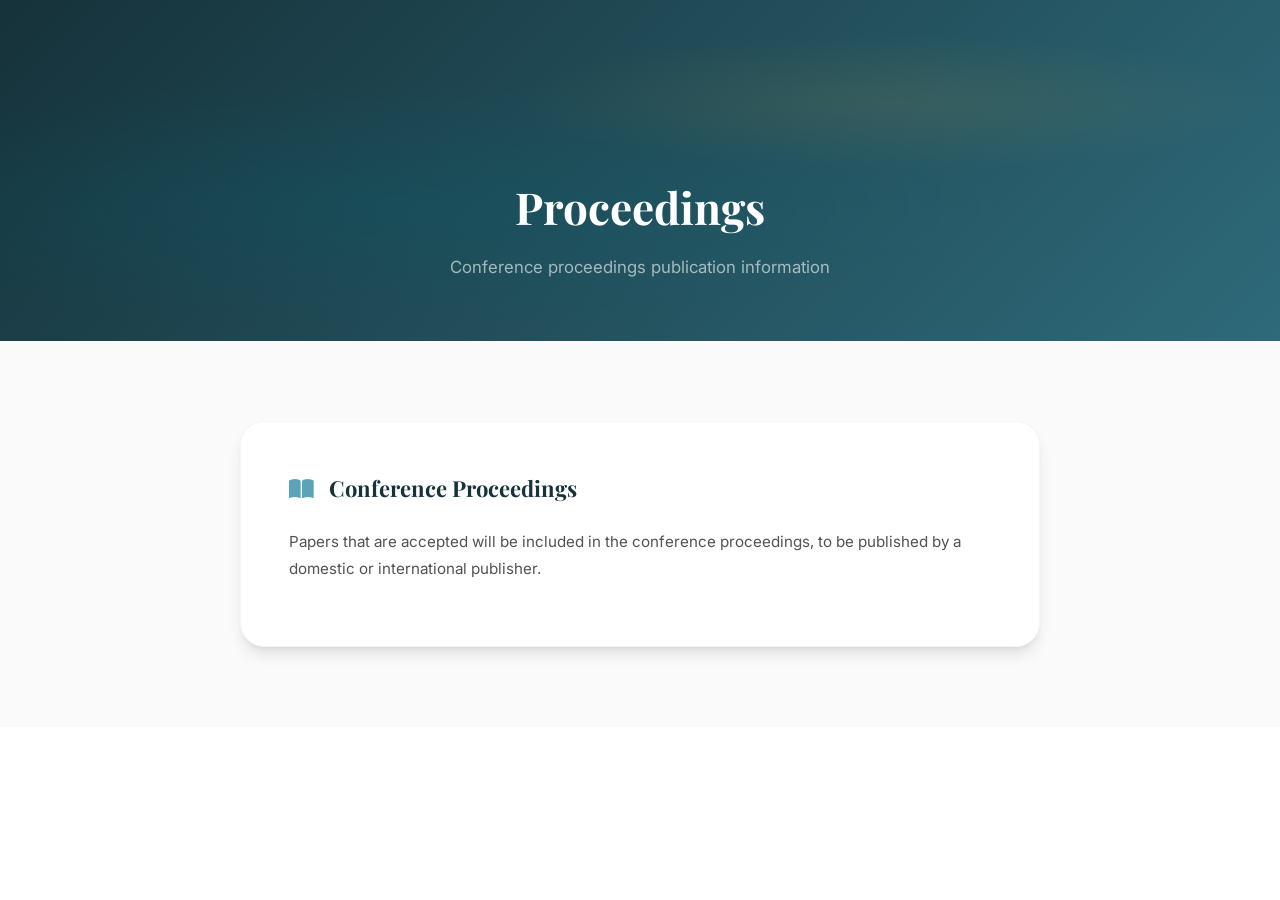
<file: proceedings.html>
<!DOCTYPE html>
<html lang="en">
<head>
    <meta charset="UTF-8">
    <meta name="viewport" content="width=device-width, initial-scale=1.0">
    <title>Proceedings — SEDBM 2026</title>
    <link rel="preconnect" href="https://fonts.googleapis.com">
    <link rel="preconnect" href="https://fonts.gstatic.com" crossorigin>
    <link href="https://fonts.googleapis.com/css2?family=Inter:wght@300;400;500;600;700;800;900&family=Playfair+Display:ital,wght@0,400;0,600;0,700;0,800;1,400&display=swap" rel="stylesheet">
    <link rel="stylesheet" href="https://cdnjs.cloudflare.com/ajax/libs/font-awesome/6.5.1/css/all.min.css">
    <link rel="stylesheet" href="css/styles.css">
</head>
<body>
    <!-- Page Header -->
    <div class="page-header">
        <h1>Proceedings</h1>
        <p>Conference proceedings publication information</p>
    </div>

    <!-- Content -->
    <section class="page-content section-bg-neutral">
        <div class="container">
            <div class="content-card" data-aos="fade-up">
                <h3><i class="fas fa-book-open icon-lead"></i> Conference Proceedings</h3>
                <p>
                    Papers that are accepted will be included in the conference proceedings, to be
                    published by a domestic or international publisher.
                </p>
            </div>
        </div>
    </section>
    <script src="js/embed-bridge.js"></script>
    <script src="js/main.js"></script>
</body>
</html>
</file>
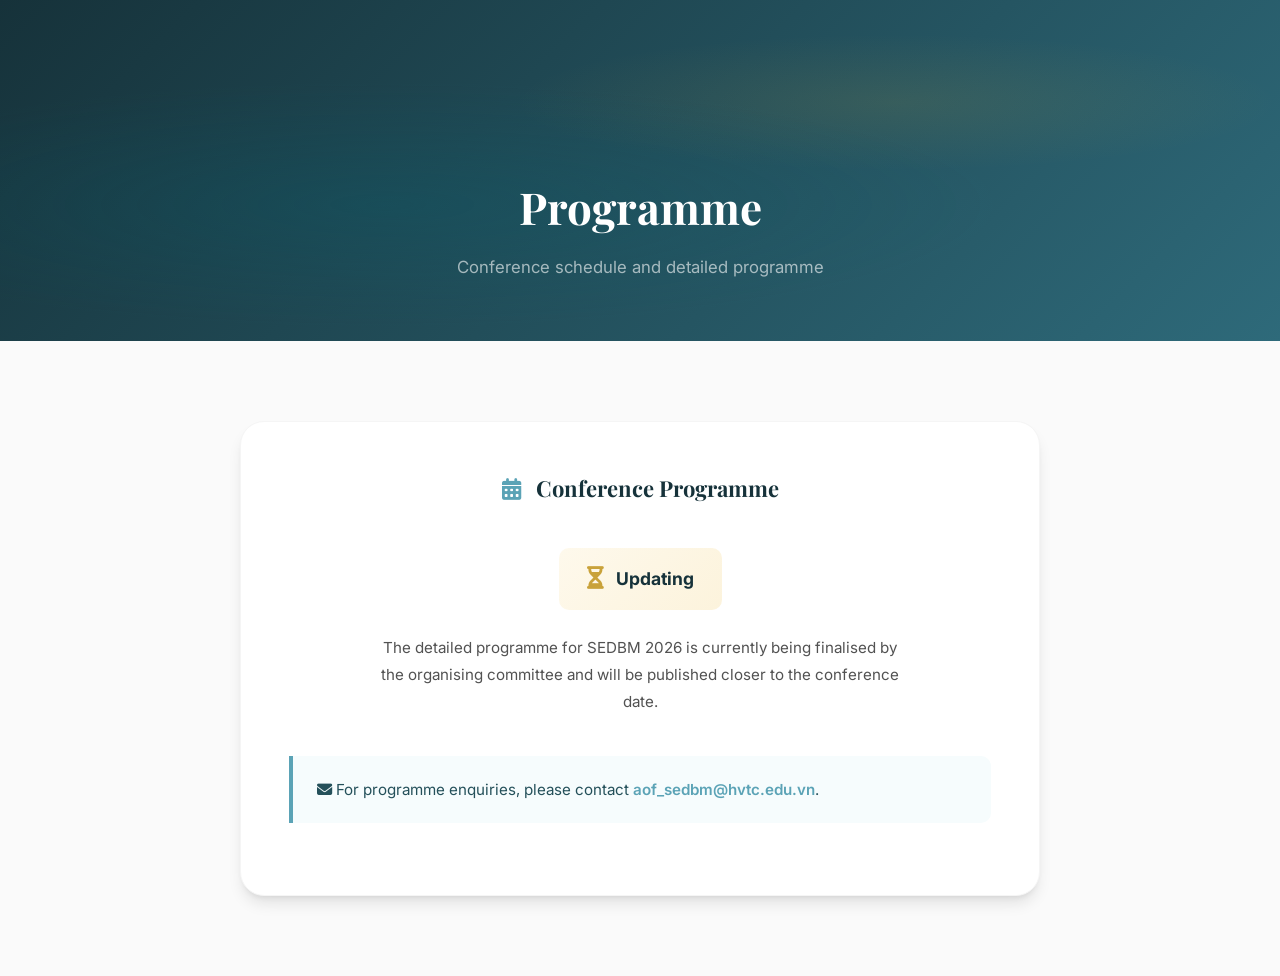
<file: programme.html>
<!DOCTYPE html>
<html lang="en">
<head>
    <meta charset="UTF-8">
    <meta name="viewport" content="width=device-width, initial-scale=1.0">
    <title>Programme — SEDBM 2026</title>
    <link rel="preconnect" href="https://fonts.googleapis.com">
    <link rel="preconnect" href="https://fonts.gstatic.com" crossorigin>
    <link href="https://fonts.googleapis.com/css2?family=Inter:wght@300;400;500;600;700;800;900&family=Playfair+Display:ital,wght@0,400;0,600;0,700;0,800;1,400&display=swap" rel="stylesheet">
    <link rel="stylesheet" href="https://cdnjs.cloudflare.com/ajax/libs/font-awesome/6.5.1/css/all.min.css">
    <link rel="stylesheet" href="css/styles.css">
</head>
<body>
    <!-- Page Header -->
    <div class="page-header">
        <h1>Programme</h1>
        <p>Conference schedule and detailed programme</p>
    </div>

    <!-- Content -->
    <section class="page-content section-bg-neutral">
        <div class="container">
            <div class="content-card text-center" data-aos="fade-up">
                <h3><i class="fas fa-calendar-alt icon-lead"></i> Conference Programme</h3>
                <div class="placeholder-wrap">
                    <div class="placeholder-badge">
                        <i class="fas fa-hourglass-half"></i>
                        <strong>Updating</strong>
                    </div>
                    <p class="placeholder-desc">
                        The detailed programme for SEDBM 2026 is currently being finalised by the organising committee
                        and will be published closer to the conference date.
                    </p>
                </div>
                <div class="highlight-box placeholder-highlight">
                    <p>
                        <i class="fas fa-envelope"></i>
                        For programme enquiries, please contact
                        <a href="mailto:aof_sedbm@hvtc.edu.vn">aof_sedbm@hvtc.edu.vn</a>.
                    </p>
                </div>
            </div>
        </div>
    </section>
    <script src="js/embed-bridge.js"></script>
    <script src="js/main.js"></script>
</body>
</html>
</file>
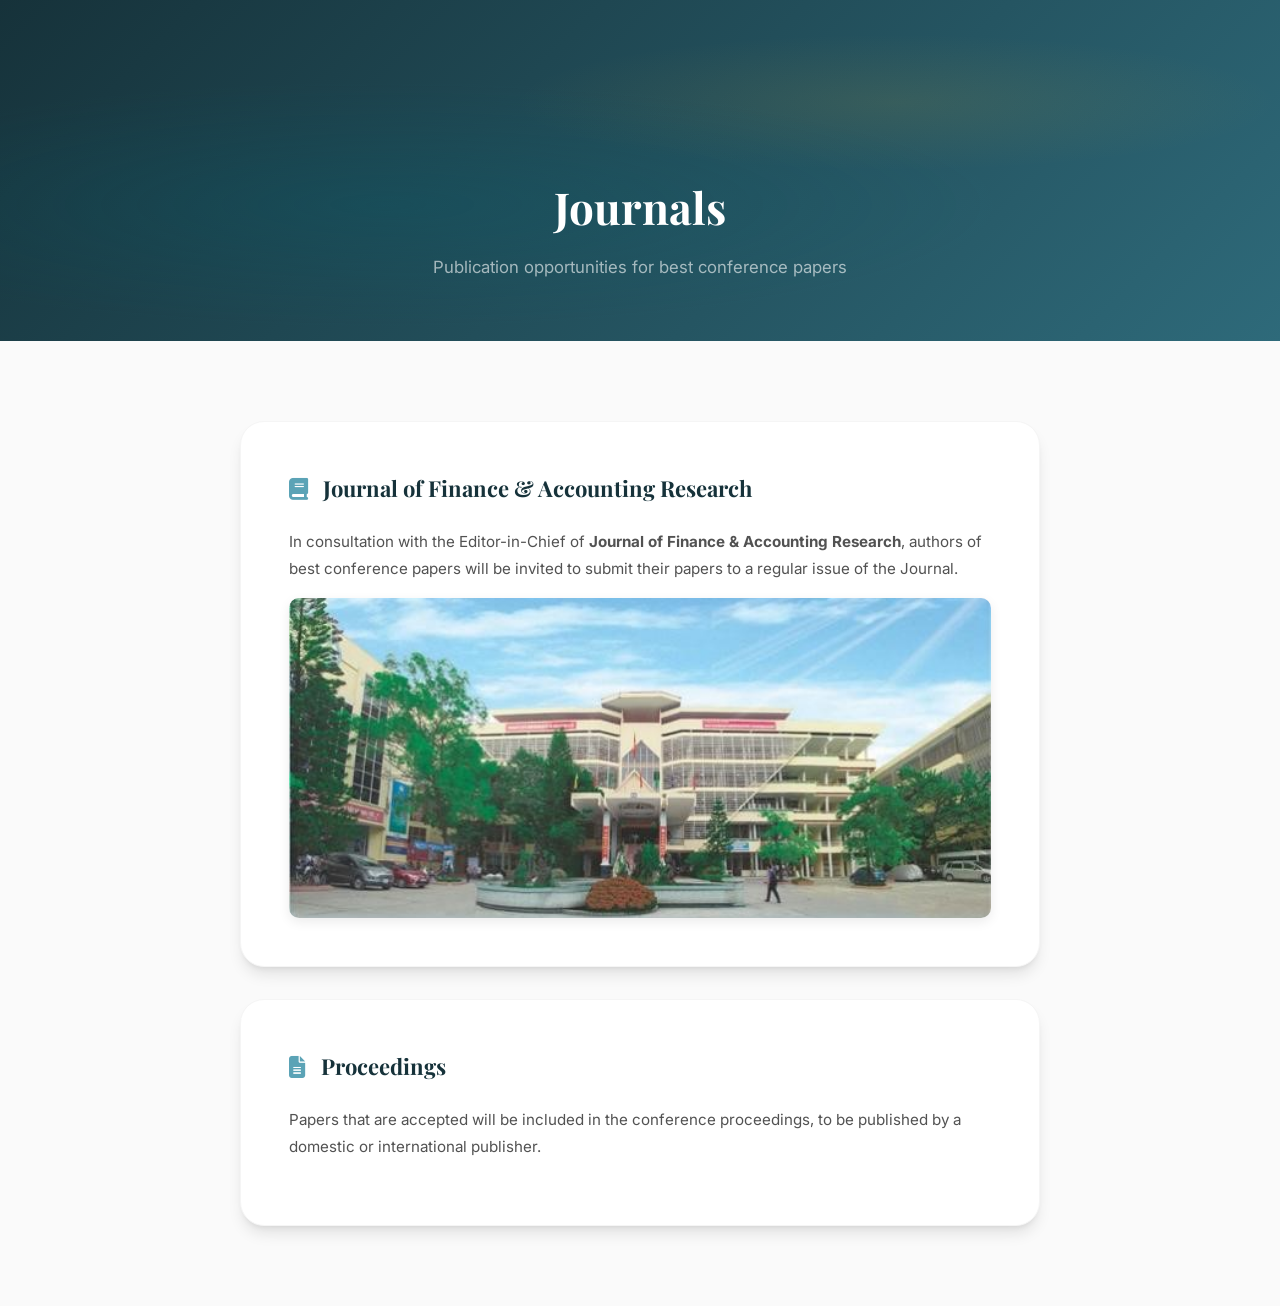
<file: publication.html>
<!DOCTYPE html>
<html lang="en">
<head>
    <meta charset="UTF-8">
    <meta name="viewport" content="width=device-width, initial-scale=1.0">
    <title>Journals — SEDBM 2026</title>
    <link rel="preconnect" href="https://fonts.googleapis.com">
    <link rel="preconnect" href="https://fonts.gstatic.com" crossorigin>
    <link href="https://fonts.googleapis.com/css2?family=Inter:wght@300;400;500;600;700;800;900&family=Playfair+Display:ital,wght@0,400;0,600;0,700;0,800;1,400&display=swap" rel="stylesheet">
    <link rel="stylesheet" href="https://cdnjs.cloudflare.com/ajax/libs/font-awesome/6.5.1/css/all.min.css">
    <link rel="stylesheet" href="css/styles.css">
</head>
<body>
    <!-- Page Header -->
    <div class="page-header">
        <h1>Journals</h1>
        <p>Publication opportunities for best conference papers</p>
    </div>

    <!-- Content -->
    <section class="page-content section-bg-neutral">
        <div class="container">
            <div class="content-card" data-aos="fade-up">
                <h3><i class="fas fa-book icon-lead"></i> Journal of Finance &amp; Accounting Research</h3>
                <p>
                    In consultation with the Editor-in-Chief of <strong>Journal of Finance &amp; Accounting Research</strong>,
                    authors of best conference papers will be invited to submit their papers to a regular issue of the Journal.
                </p>
                <img src="images/journals.jpg" alt="SEDBM 2026 journals" class="publication-photo">
            </div>

            <div class="content-card" data-aos="fade-up">
                <h3><i class="fas fa-file-alt icon-lead"></i> Proceedings</h3>
                <p>
                    Papers that are accepted will be included in the conference proceedings, to be published
                    by a domestic or international publisher.
                </p>
            </div>
        </div>
    </section>
    <script src="js/embed-bridge.js"></script>
    <script src="js/main.js"></script>
</body>
</html>
</file>
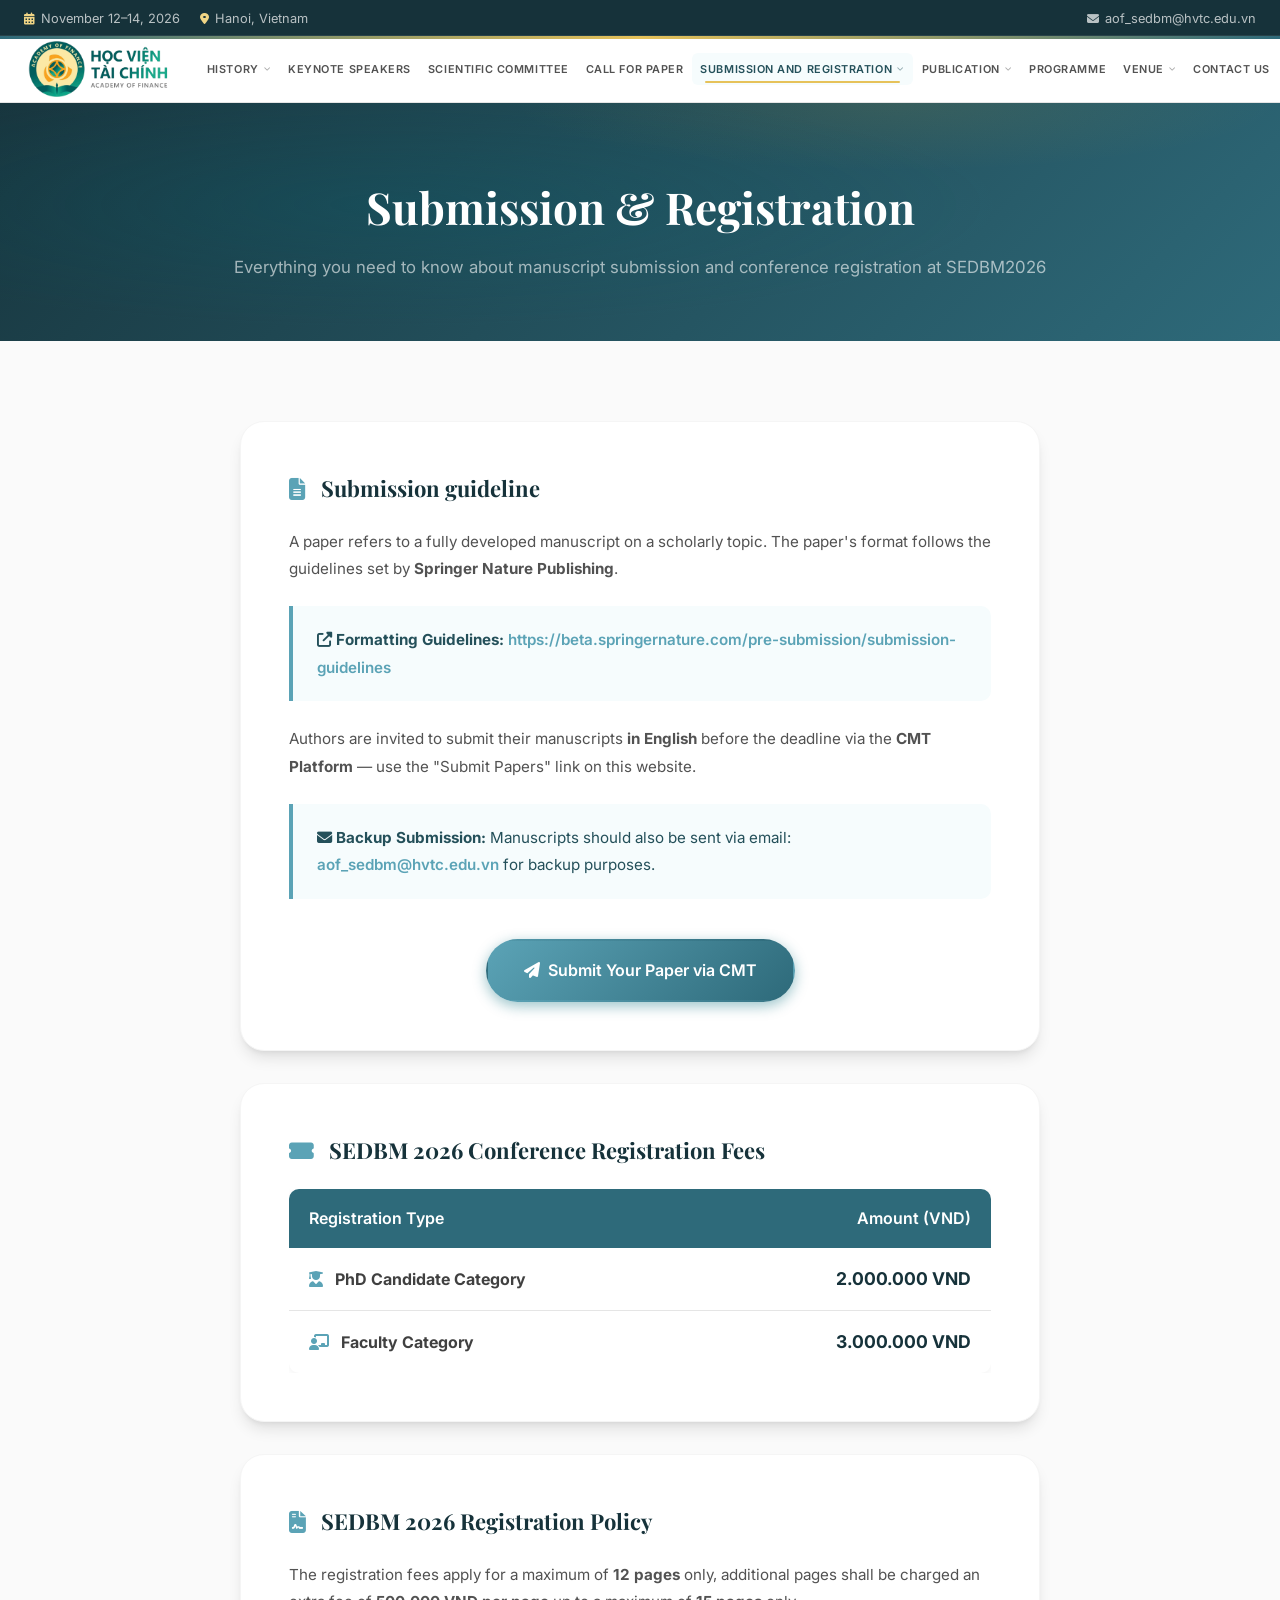
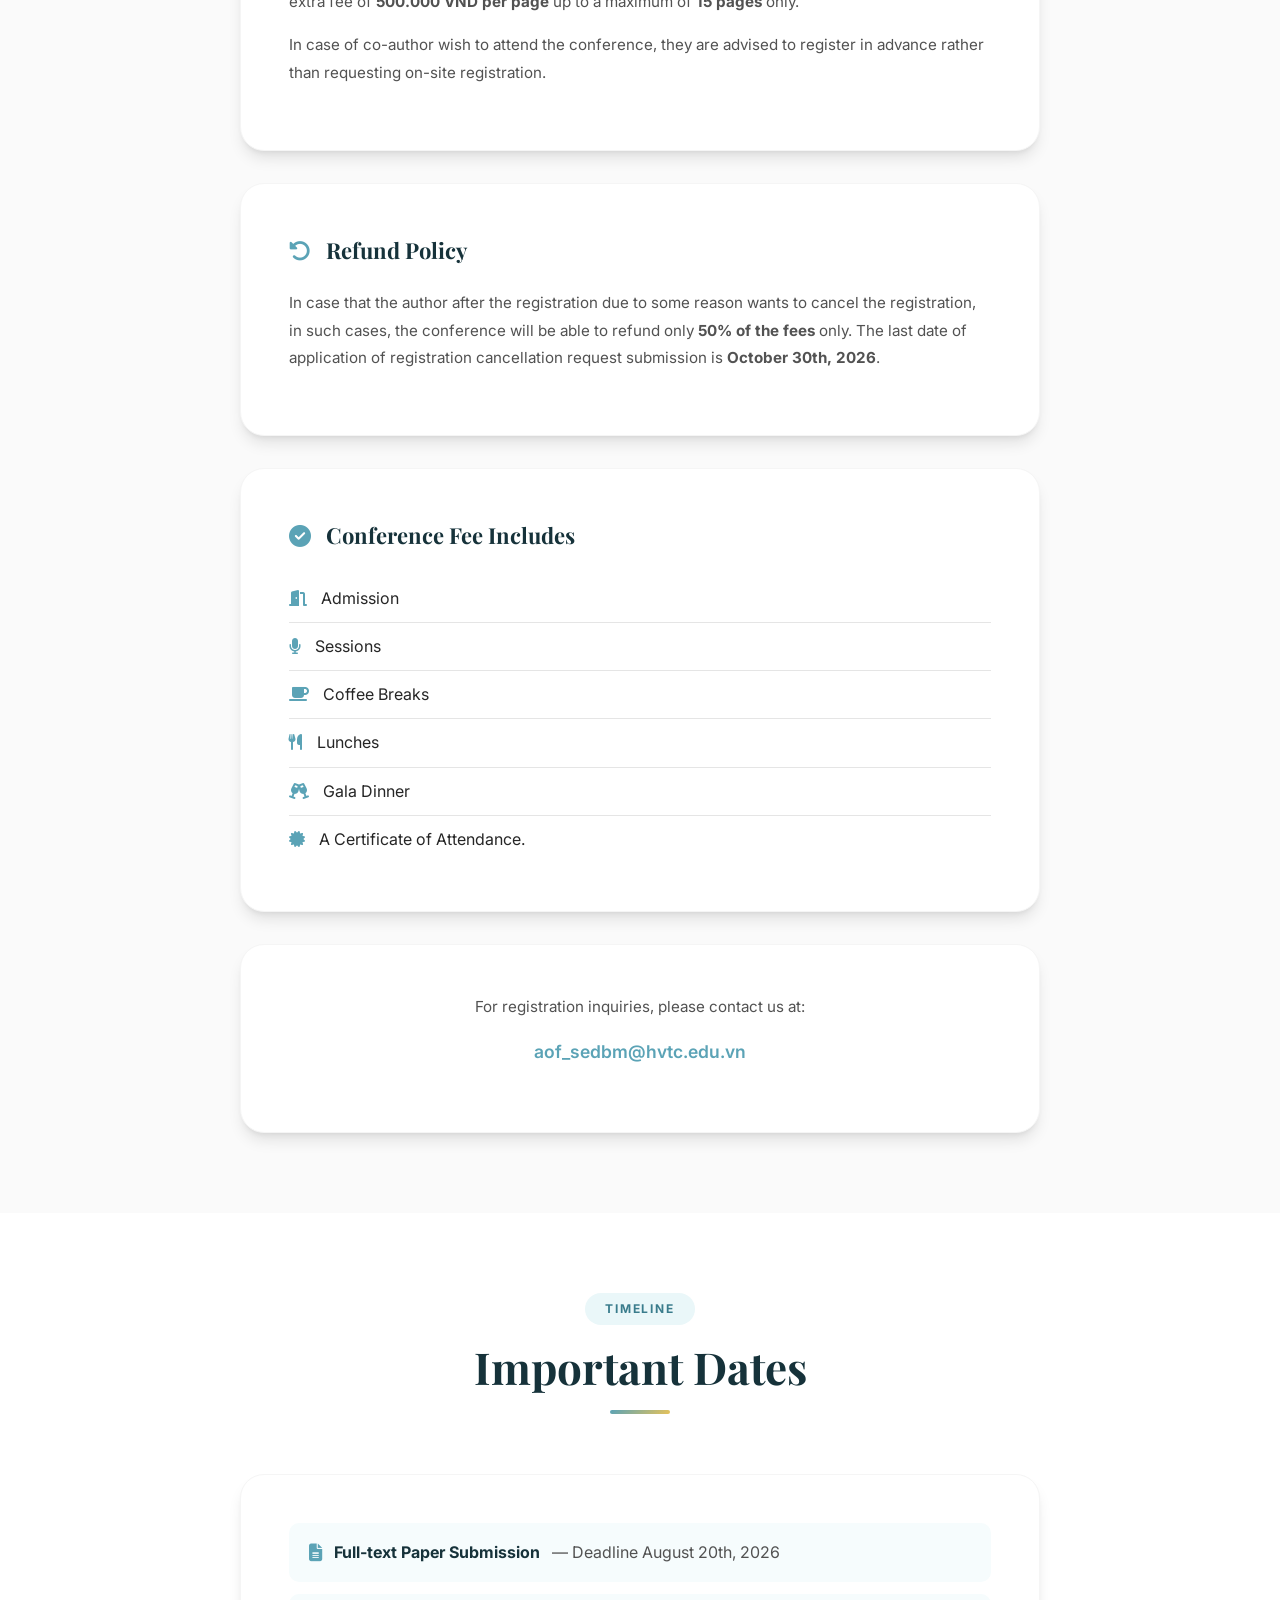
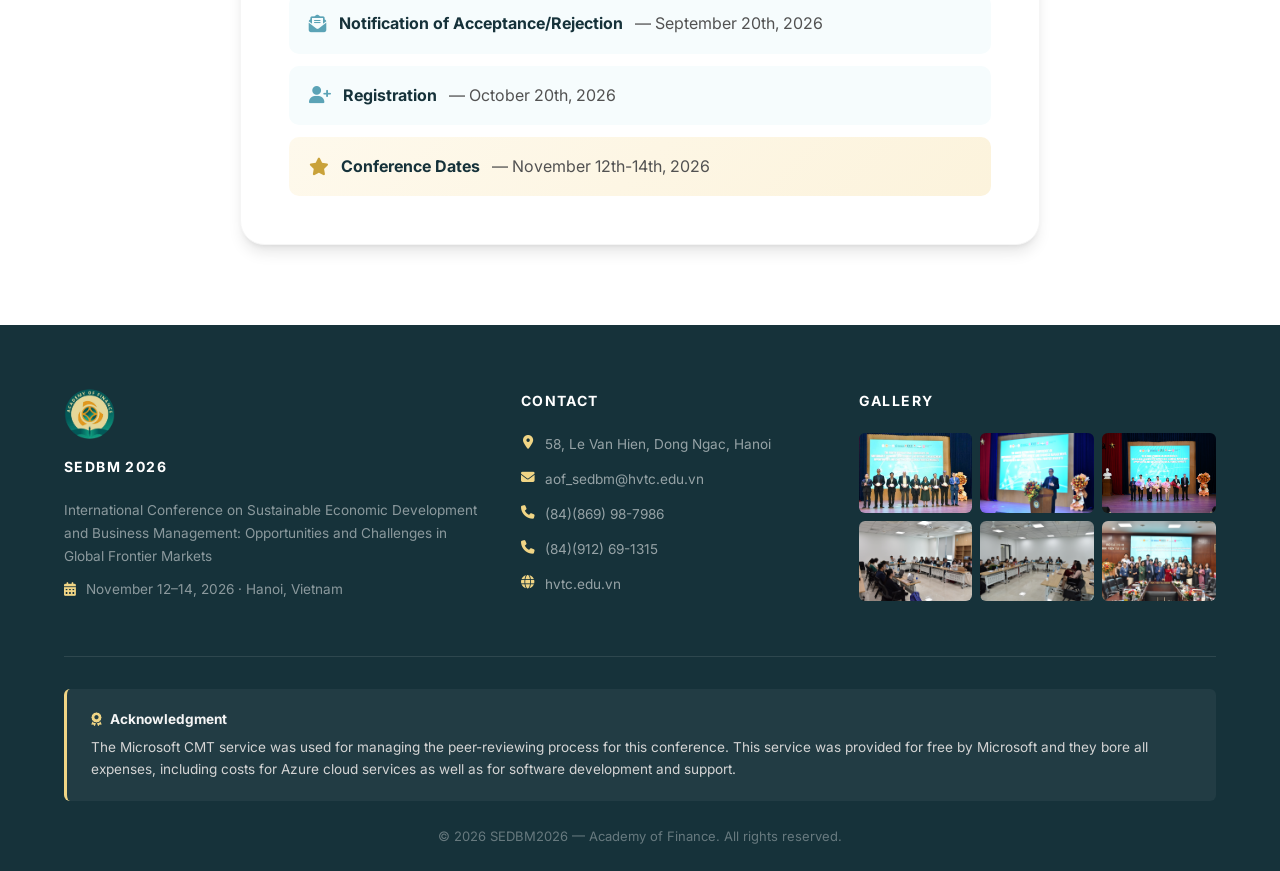
<file: registration.html>
<!DOCTYPE html>
<html lang="en">
<head>
    <meta charset="UTF-8">
    <meta name="viewport" content="width=device-width, initial-scale=1.0">
    <title>Registration — SEDBM 2026</title>
    <link rel="preconnect" href="https://fonts.googleapis.com">
    <link rel="preconnect" href="https://fonts.gstatic.com" crossorigin>
    <link href="https://fonts.googleapis.com/css2?family=Inter:wght@300;400;500;600;700;800;900&family=Playfair+Display:ital,wght@0,400;0,600;0,700;0,800;1,400&display=swap" rel="stylesheet">
    <link rel="stylesheet" href="https://cdnjs.cloudflare.com/ajax/libs/font-awesome/6.5.1/css/all.min.css">
    <link rel="stylesheet" href="css/styles.css">
</head>
<body>
    <section class="page-content section-bg-neutral">
        <div class="container">
            <div class="content-card" data-aos="fade-up">
                <h3><i class="fas fa-info-circle icon-lead"></i> Registration Has Been Moved</h3>
                <p>
                    Registration information is now part of the unified
                    <strong>Submission &amp; Registration</strong> page.
                </p>
                <p>
                    If you are not redirected automatically, please continue here:
                    <a href="index.html#submission.html|registration-information">Submission &amp; Registration</a>
                </p>
            </div>
        </div>
    </section>
    <script>
    (function () {
        const targetHash = '#submission.html|registration-information';
        const isShellPage = /\/(?:index\.html)?$/i.test(globalThis.location.pathname);

        if (isShellPage) {
            if (globalThis.location.hash !== targetHash) {
                globalThis.location.hash = targetHash;
            }
            return;
        }

        globalThis.location.replace(`index.html${targetHash}`);
    })();
    </script>
</body>
</html>
</file>
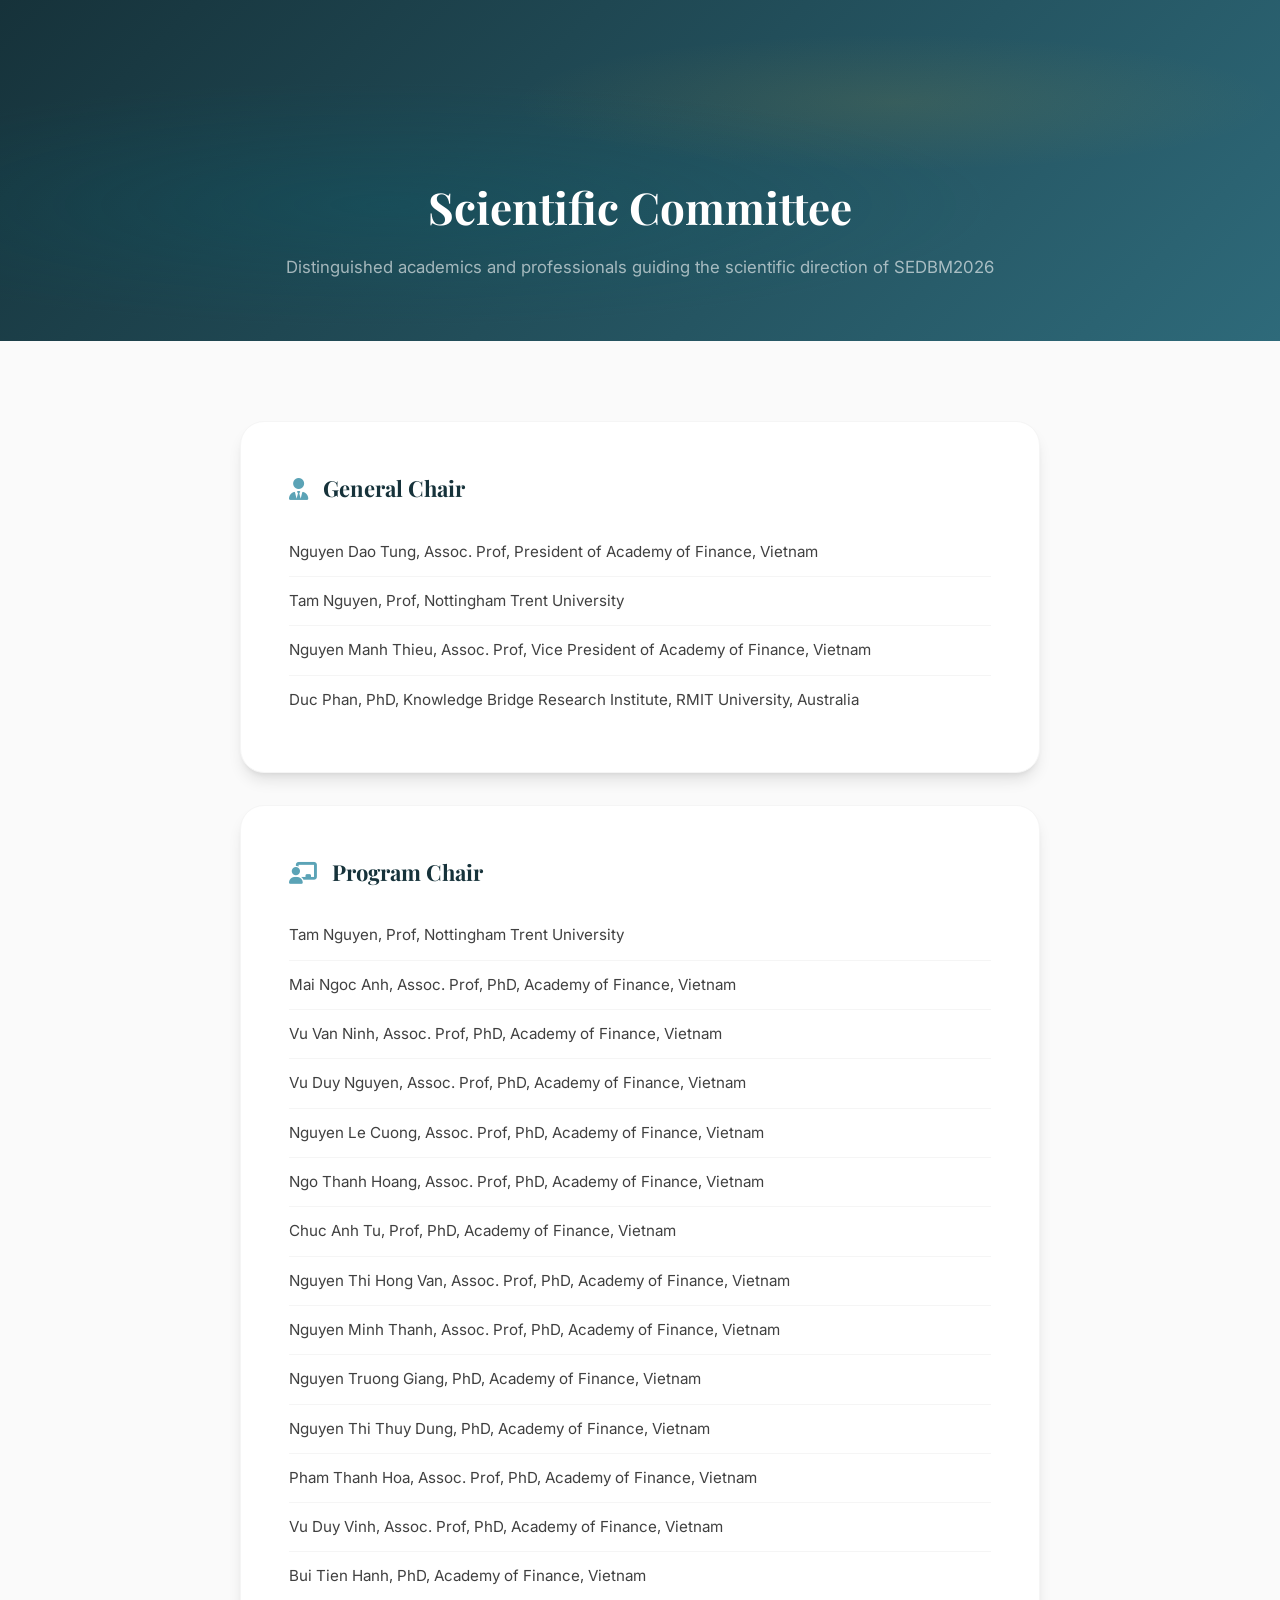
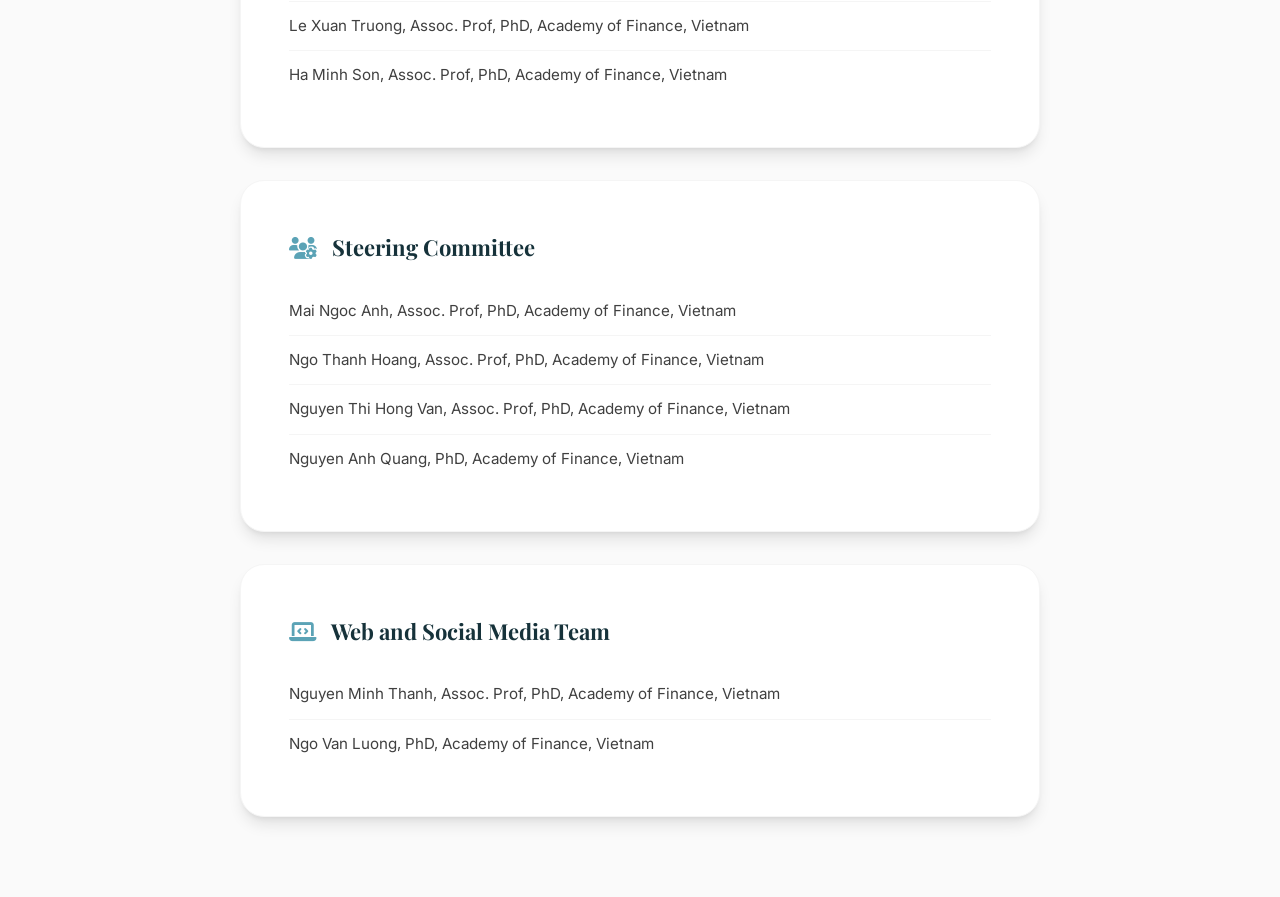
<file: scientific-committee.html>
<!DOCTYPE html>
<html lang="en">
<head>
    <meta charset="UTF-8">
    <meta name="viewport" content="width=device-width, initial-scale=1.0">
    <title>Scientific Committee — SEDBM 2026</title>
    <link rel="preconnect" href="https://fonts.googleapis.com">
    <link rel="preconnect" href="https://fonts.gstatic.com" crossorigin>
    <link href="https://fonts.googleapis.com/css2?family=Inter:wght@300;400;500;600;700;800;900&family=Playfair+Display:ital,wght@0,400;0,600;0,700;0,800;1,400&display=swap" rel="stylesheet">
    <link rel="stylesheet" href="https://cdnjs.cloudflare.com/ajax/libs/font-awesome/6.5.1/css/all.min.css">
    <link rel="stylesheet" href="css/styles.css">
</head>
<body>
    <!-- Page Header -->
    <div class="page-header">
        <h1>Scientific Committee</h1>
        <p>Distinguished academics and professionals guiding the scientific direction of SEDBM2026</p>
    </div>

    <!-- Content -->
    <section class="page-content section-bg-neutral">
        <div class="container">
            <div class="content-card" data-aos="fade-up">
                <h3><i class="fas fa-user-tie icon-lead"></i> General Chair</h3>
                <ul class="committee-list">
                    <li>Nguyen Dao Tung, Assoc. Prof, President of Academy of Finance, Vietnam</li>
                    <li>Tam Nguyen, Prof, Nottingham Trent University</li>
                    <li>Nguyen Manh Thieu, Assoc. Prof, Vice President of Academy of Finance, Vietnam</li>
                    <li>Duc Phan, PhD, Knowledge Bridge Research Institute, RMIT University, Australia</li>
                </ul>
            </div>

            <div class="content-card" data-aos="fade-up">
                <h3><i class="fas fa-chalkboard-teacher icon-lead"></i> Program Chair</h3>
                <ul class="committee-list">
                    <li>Tam Nguyen, Prof, Nottingham Trent University</li>
                    <li>Mai Ngoc Anh, Assoc. Prof, PhD, Academy of Finance, Vietnam</li>
                    <li>Vu Van Ninh, Assoc. Prof, PhD, Academy of Finance, Vietnam</li>
                    <li>Vu Duy Nguyen, Assoc. Prof, PhD, Academy of Finance, Vietnam</li>
                    <li>Nguyen Le Cuong, Assoc. Prof, PhD, Academy of Finance, Vietnam</li>
                    <li>Ngo Thanh Hoang, Assoc. Prof, PhD, Academy of Finance, Vietnam</li>
                    <li>Chuc Anh Tu, Prof, PhD, Academy of Finance, Vietnam</li>
                    <li>Nguyen Thi Hong Van, Assoc. Prof, PhD, Academy of Finance, Vietnam</li>
                    <li>Nguyen Minh Thanh, Assoc. Prof, PhD, Academy of Finance, Vietnam</li>
                    <li>Nguyen Truong Giang, PhD, Academy of Finance, Vietnam</li>
                    <li>Nguyen Thi Thuy Dung, PhD, Academy of Finance, Vietnam</li>
                    <li>Pham Thanh Hoa, Assoc. Prof, PhD, Academy of Finance, Vietnam</li>
                    <li>Vu Duy Vinh, Assoc. Prof, PhD, Academy of Finance, Vietnam</li>
                    <li>Bui Tien Hanh, PhD, Academy of Finance, Vietnam</li>
                    <li>Le Xuan Truong, Assoc. Prof, PhD, Academy of Finance, Vietnam</li>
                    <li>Ha Minh Son, Assoc. Prof, PhD, Academy of Finance, Vietnam</li>
                </ul>
            </div>

            <div class="content-card" data-aos="fade-up">
                <h3><i class="fas fa-users-cog icon-lead"></i> Steering Committee</h3>
                <ul class="committee-list">
                    <li>Mai Ngoc Anh, Assoc. Prof, PhD, Academy of Finance, Vietnam</li>
                    <li>Ngo Thanh Hoang, Assoc. Prof, PhD, Academy of Finance, Vietnam</li>
                    <li>Nguyen Thi Hong Van, Assoc. Prof, PhD, Academy of Finance, Vietnam</li>
                    <li>Nguyen Anh Quang, PhD, Academy of Finance, Vietnam</li>
                </ul>
            </div>

            <div class="content-card" data-aos="fade-up">
                <h3><i class="fas fa-laptop-code icon-lead"></i> Web and Social Media Team</h3>
                <ul class="committee-list">
                    <li>Nguyen Minh Thanh, Assoc. Prof, PhD, Academy of Finance, Vietnam</li>
                    <li>Ngo Van Luong, PhD, Academy of Finance, Vietnam</li>
                </ul>
            </div>
        </div>
    </section>
    <script src="js/embed-bridge.js"></script>
    <script src="js/main.js"></script>
</body>
</html>
</file>
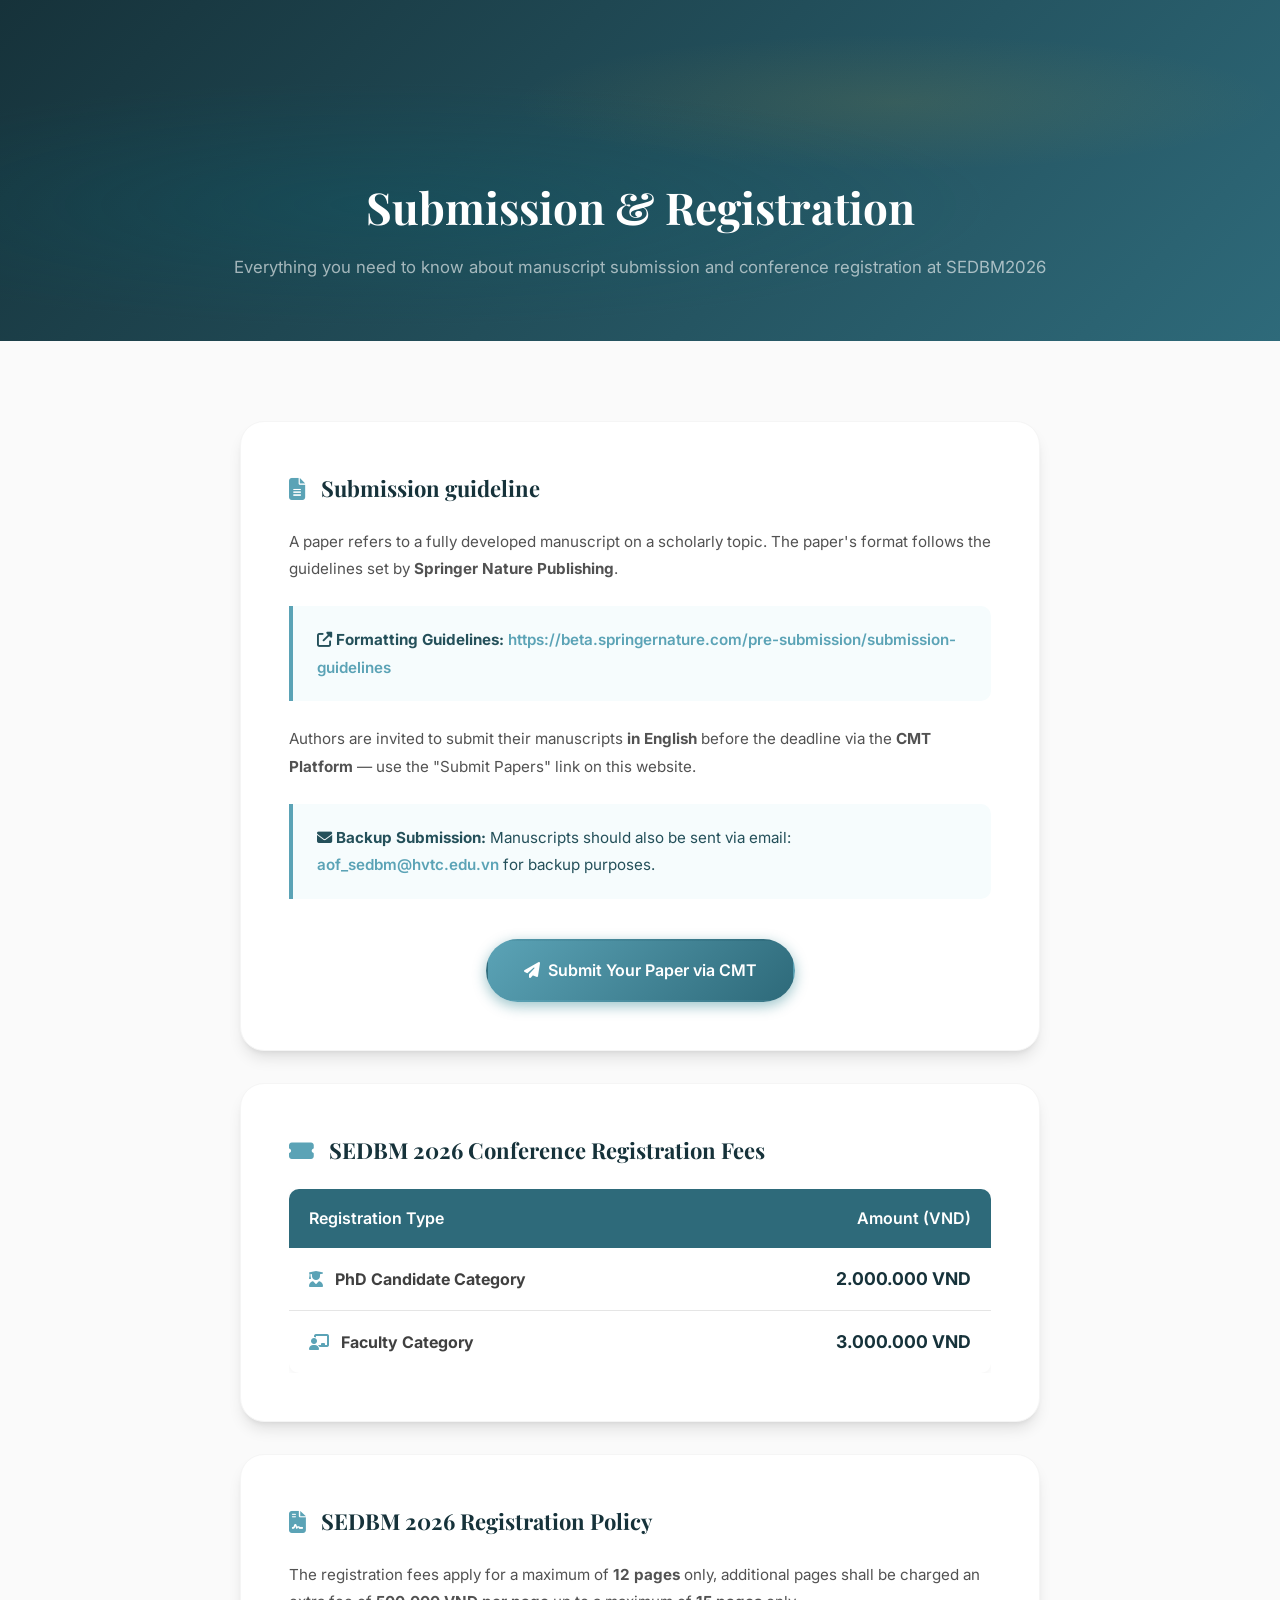
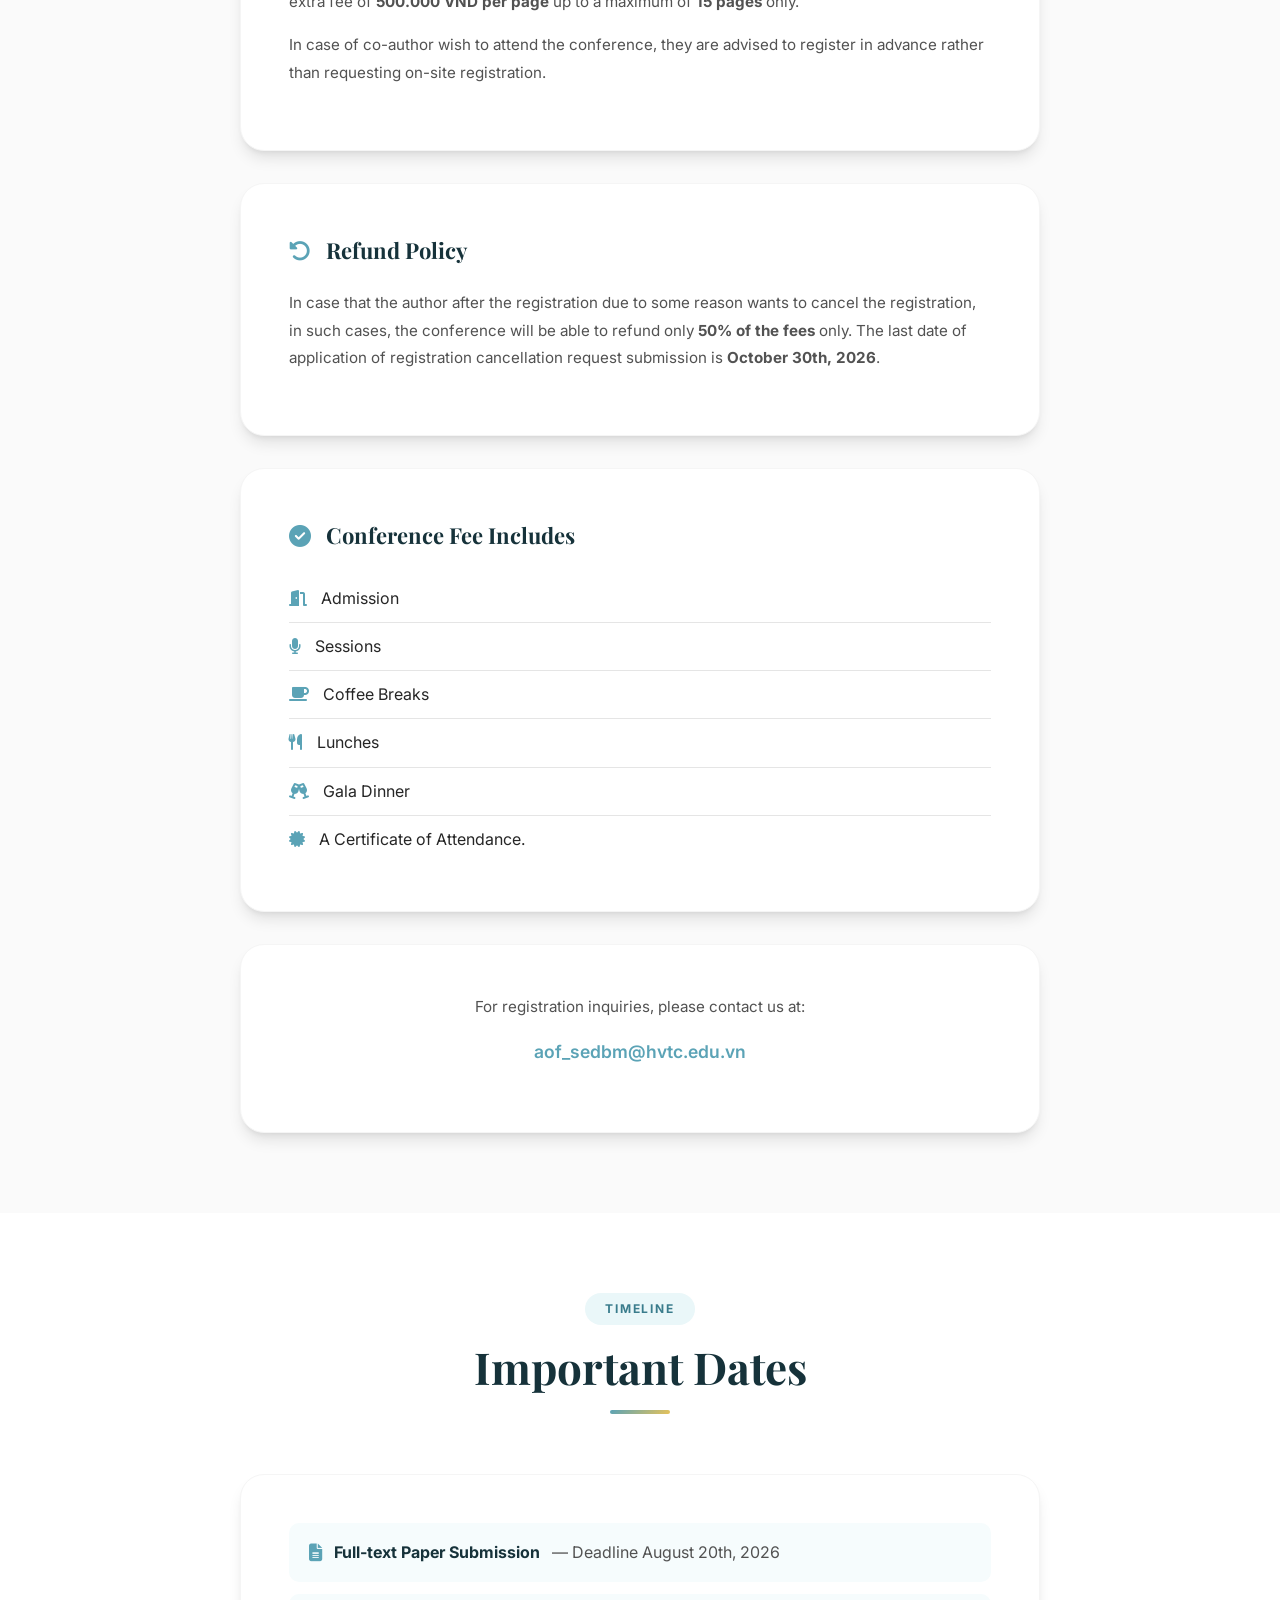
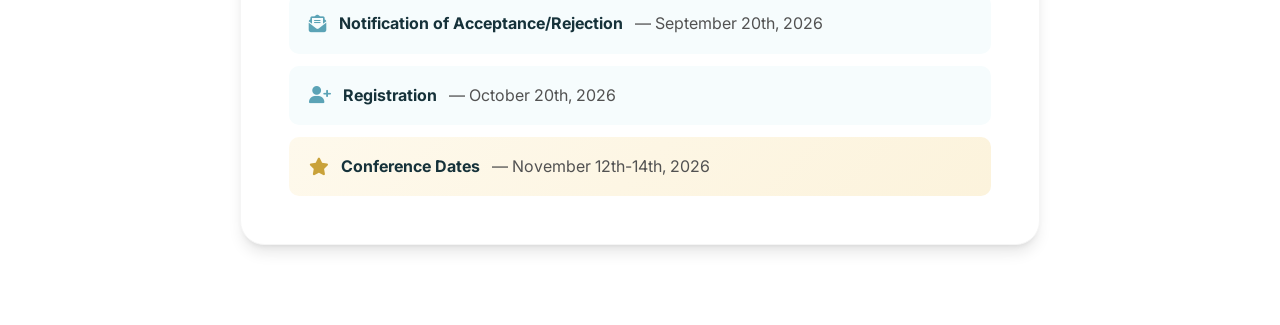
<file: submission.html>
<!DOCTYPE html>
<html lang="en">
<head>
    <meta charset="UTF-8">
    <meta name="viewport" content="width=device-width, initial-scale=1.0">
    <title>Submission & Registration — SEDBM 2026</title>
    <link rel="preconnect" href="https://fonts.googleapis.com">
    <link rel="preconnect" href="https://fonts.gstatic.com" crossorigin>
    <link href="https://fonts.googleapis.com/css2?family=Inter:wght@300;400;500;600;700;800;900&family=Playfair+Display:ital,wght@0,400;0,600;0,700;0,800;1,400&display=swap" rel="stylesheet">
    <link rel="stylesheet" href="https://cdnjs.cloudflare.com/ajax/libs/font-awesome/6.5.1/css/all.min.css">
    <link rel="stylesheet" href="css/styles.css">
</head>
<body>
    <!-- Page Header -->
    <div class="page-header">
        <h1>Submission &amp; Registration</h1>
        <p>Everything you need to know about manuscript submission and conference registration at SEDBM2026</p>
    </div>

    <!-- Content -->
    <section class="page-content section-bg-neutral" id="submission-guidelines">
        <div class="container">
            <div class="content-card" data-aos="fade-up">
                <h3><i class="fas fa-file-alt icon-lead"></i> Submission guideline</h3>
                <p>
                    A paper refers to a fully developed manuscript on a scholarly topic. The paper's format follows the guidelines
                    set by <strong>Springer Nature Publishing</strong>.
                </p>
                <div class="highlight-box">
                    <p>
                        <i class="fas fa-external-link-alt"></i>
                        <strong>Formatting Guidelines:</strong>
                        <a href="https://beta.springernature.com/pre-submission/submission-guidelines" target="_blank">
                            https://beta.springernature.com/pre-submission/submission-guidelines
                        </a>
                    </p>
                </div>
                <p>
                    Authors are invited to submit their manuscripts <strong>in English</strong> before the deadline via the
                    <strong>CMT Platform</strong> — use the "Submit Papers" link on this website.
                </p>
                <div class="highlight-box">
                    <p>
                        <i class="fas fa-envelope"></i>
                        <strong>Backup Submission:</strong> Manuscripts should also be sent via email:
                        <a href="mailto:aof_sedbm@hvtc.edu.vn">aof_sedbm@hvtc.edu.vn</a> for backup purposes.
                    </p>
                </div>

                <div class="submission-cta">
                    <a href="https://cmt3.research.microsoft.com/SEDBM2026" target="_blank" class="btn btn-primary btn-lg">
                        <i class="fas fa-paper-plane"></i> Submit Your Paper via CMT
                    </a>
                </div>
            </div>

            <div class="content-card" id="registration-information" data-aos="fade-up">
                <h3><i class="fas fa-ticket-alt icon-lead"></i> SEDBM 2026 Conference Registration Fees</h3>
                <div class="fee-table-wrap">
                    <table class="fee-table">
                        <thead>
                            <tr>
                                <th>Registration Type</th>
                                <th>Amount (VND)</th>
                            </tr>
                        </thead>
                        <tbody>
                            <tr>
                                <td>
                                    <i class="fas fa-user-graduate"></i>
                                    <strong>PhD Candidate Category</strong>
                                </td>
                                <td>2.000.000 VND</td>
                            </tr>
                            <tr>
                                <td>
                                    <i class="fas fa-chalkboard-teacher"></i>
                                    <strong>Faculty Category</strong>
                                </td>
                                <td>3.000.000 VND</td>
                            </tr>
                        </tbody>
                    </table>
                </div>
            </div>

            <div class="content-card" data-aos="fade-up">
                <h3><i class="fas fa-file-contract icon-lead"></i> SEDBM 2026 Registration Policy</h3>
                <p>
                    The registration fees apply for a maximum of <strong>12 pages</strong> only, additional pages
                    shall be charged an extra fee of <strong>500.000 VND per page</strong> up to a maximum of
                    <strong>15 pages</strong> only.
                </p>
                <p>
                    In case of co-author wish to attend the conference, they are advised to register in advance
                    rather than requesting on-site registration.
                </p>
            </div>

            <div class="content-card" data-aos="fade-up">
                <h3><i class="fas fa-undo-alt icon-lead"></i> Refund Policy</h3>
                <p>
                    In case that the author after the registration due to some reason wants to cancel the
                    registration, in such cases, the conference will be able to refund only <strong>50% of the
                    fees</strong> only. The last date of application of registration cancellation request submission
                    is <strong>October 30th, 2026</strong>.
                </p>
            </div>

            <div class="content-card" data-aos="fade-up">
                <h3><i class="fas fa-check-circle icon-lead"></i> Conference Fee Includes</h3>
                <ul class="fee-includes">
                    <li><i class="fas fa-door-open"></i> Admission</li>
                    <li><i class="fas fa-microphone"></i> Sessions</li>
                    <li><i class="fas fa-coffee"></i> Coffee Breaks</li>
                    <li><i class="fas fa-utensils"></i> Lunches</li>
                    <li><i class="fas fa-glass-cheers"></i> Gala Dinner</li>
                    <li><i class="fas fa-certificate"></i> A Certificate of Attendance.</li>
                </ul>
            </div>

            <div class="content-card contact-inquiry" data-aos="fade-up">
                <p>For registration inquiries, please contact us at:</p>
                <p><a href="mailto:aof_sedbm@hvtc.edu.vn">aof_sedbm@hvtc.edu.vn</a></p>
            </div>
        </div>
    </section>

    <!-- ===== Important Dates ===== -->
    <section class="page-content important-dates-section" id="important-dates">
        <div class="container">
            <div class="section-header" data-aos="fade-up">
                <span class="section-tag">Timeline</span>
                <h2 class="section-title">Important Dates</h2>
                <div class="section-divider"></div>
            </div>
            <div class="content-card" data-aos="fade-up">
                <ul class="deadline-list">
                    <li class="deadline-row">
                        <i class="fas fa-file-alt deadline-icon"></i>
                        <div class="deadline-text">
                            <strong>Full-text Paper Submission</strong>
                            <span>— Deadline August 20th, 2026</span>
                        </div>
                    </li>
                    <li class="deadline-row">
                        <i class="fas fa-envelope-open-text deadline-icon"></i>
                        <div class="deadline-text">
                            <strong>Notification of Acceptance/Rejection</strong>
                            <span>— September 20th, 2026</span>
                        </div>
                    </li>
                    <li class="deadline-row">
                        <i class="fas fa-user-plus deadline-icon"></i>
                        <div class="deadline-text">
                            <strong>Registration</strong>
                            <span>— October 20th, 2026</span>
                        </div>
                    </li>
                    <li class="deadline-row deadline-row--highlight">
                        <i class="fas fa-star deadline-icon"></i>
                        <div class="deadline-text">
                            <strong>Conference Dates</strong>
                            <span>— November 12th-14th, 2026</span>
                        </div>
                    </li>
                </ul>
            </div>
        </div>
    </section>
    <script src="js/embed-bridge.js"></script>
    <script src="js/main.js"></script>
</body>
</html>
</file>
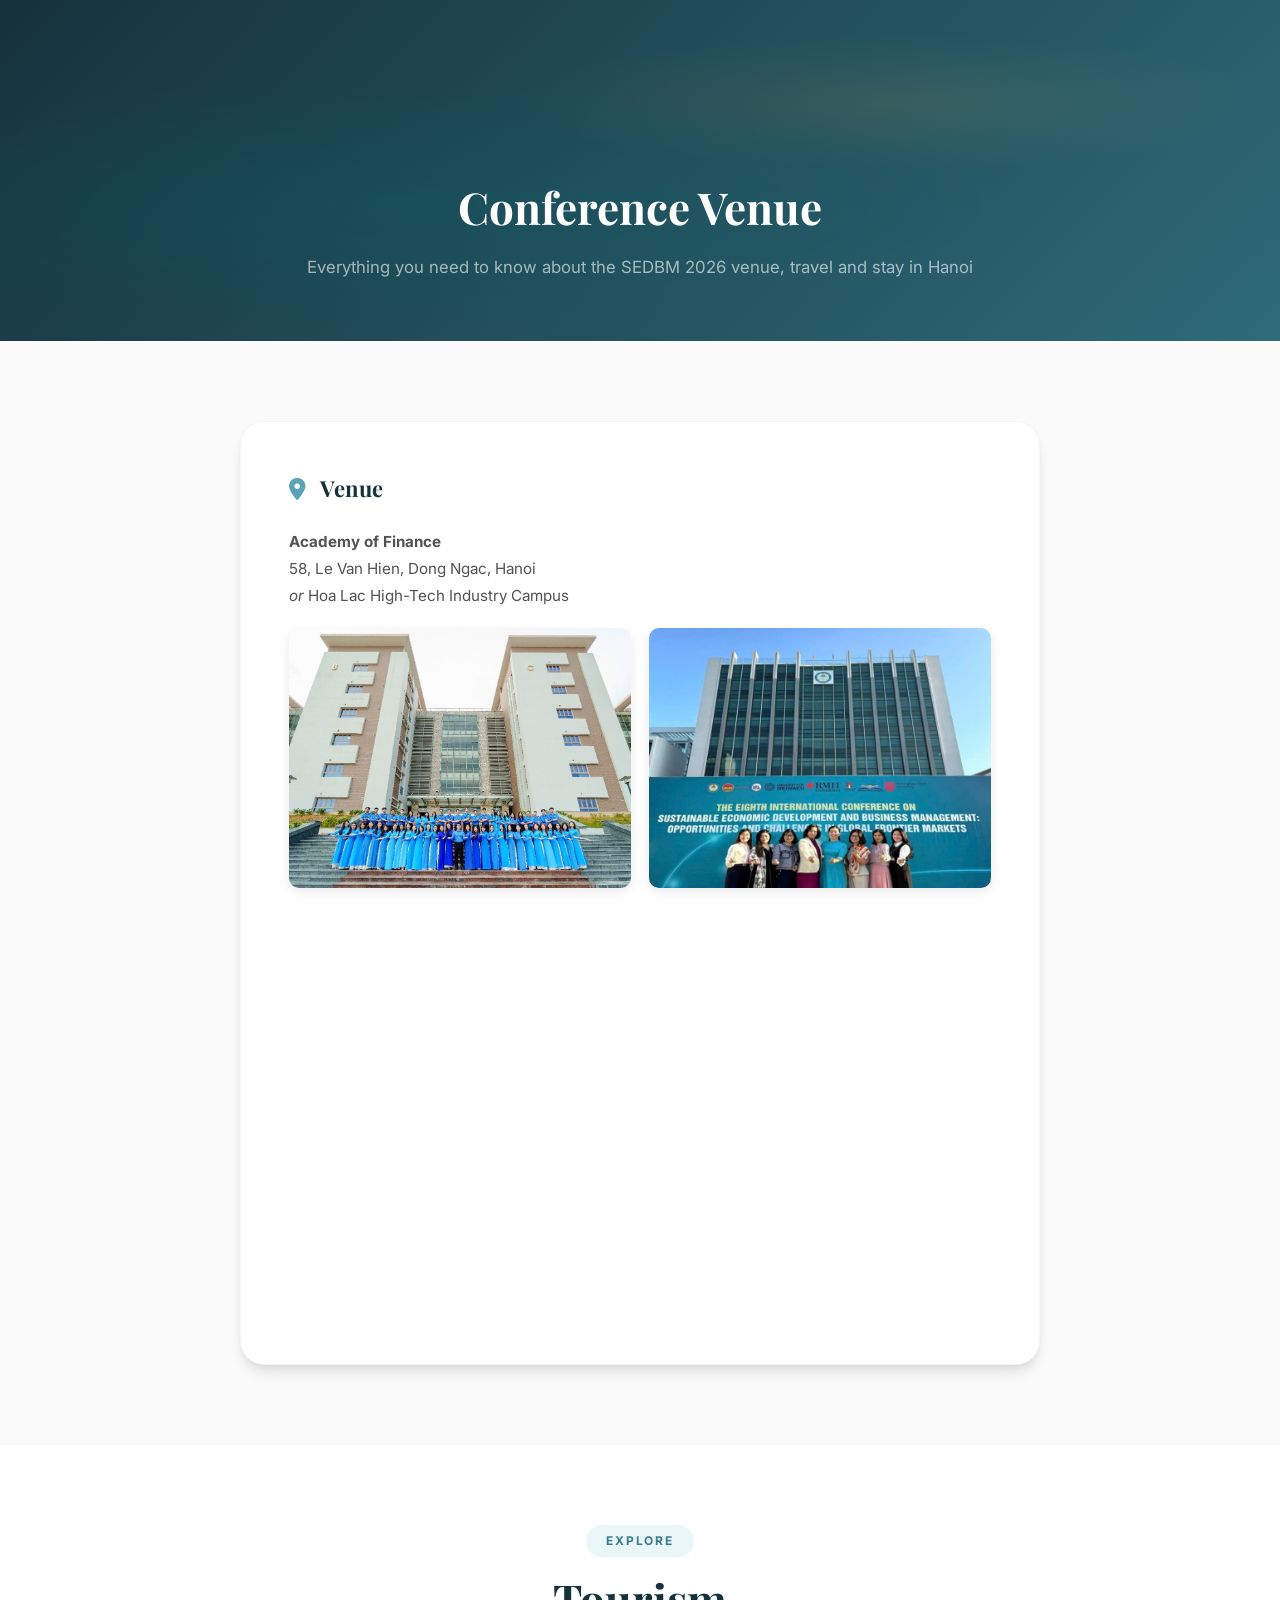
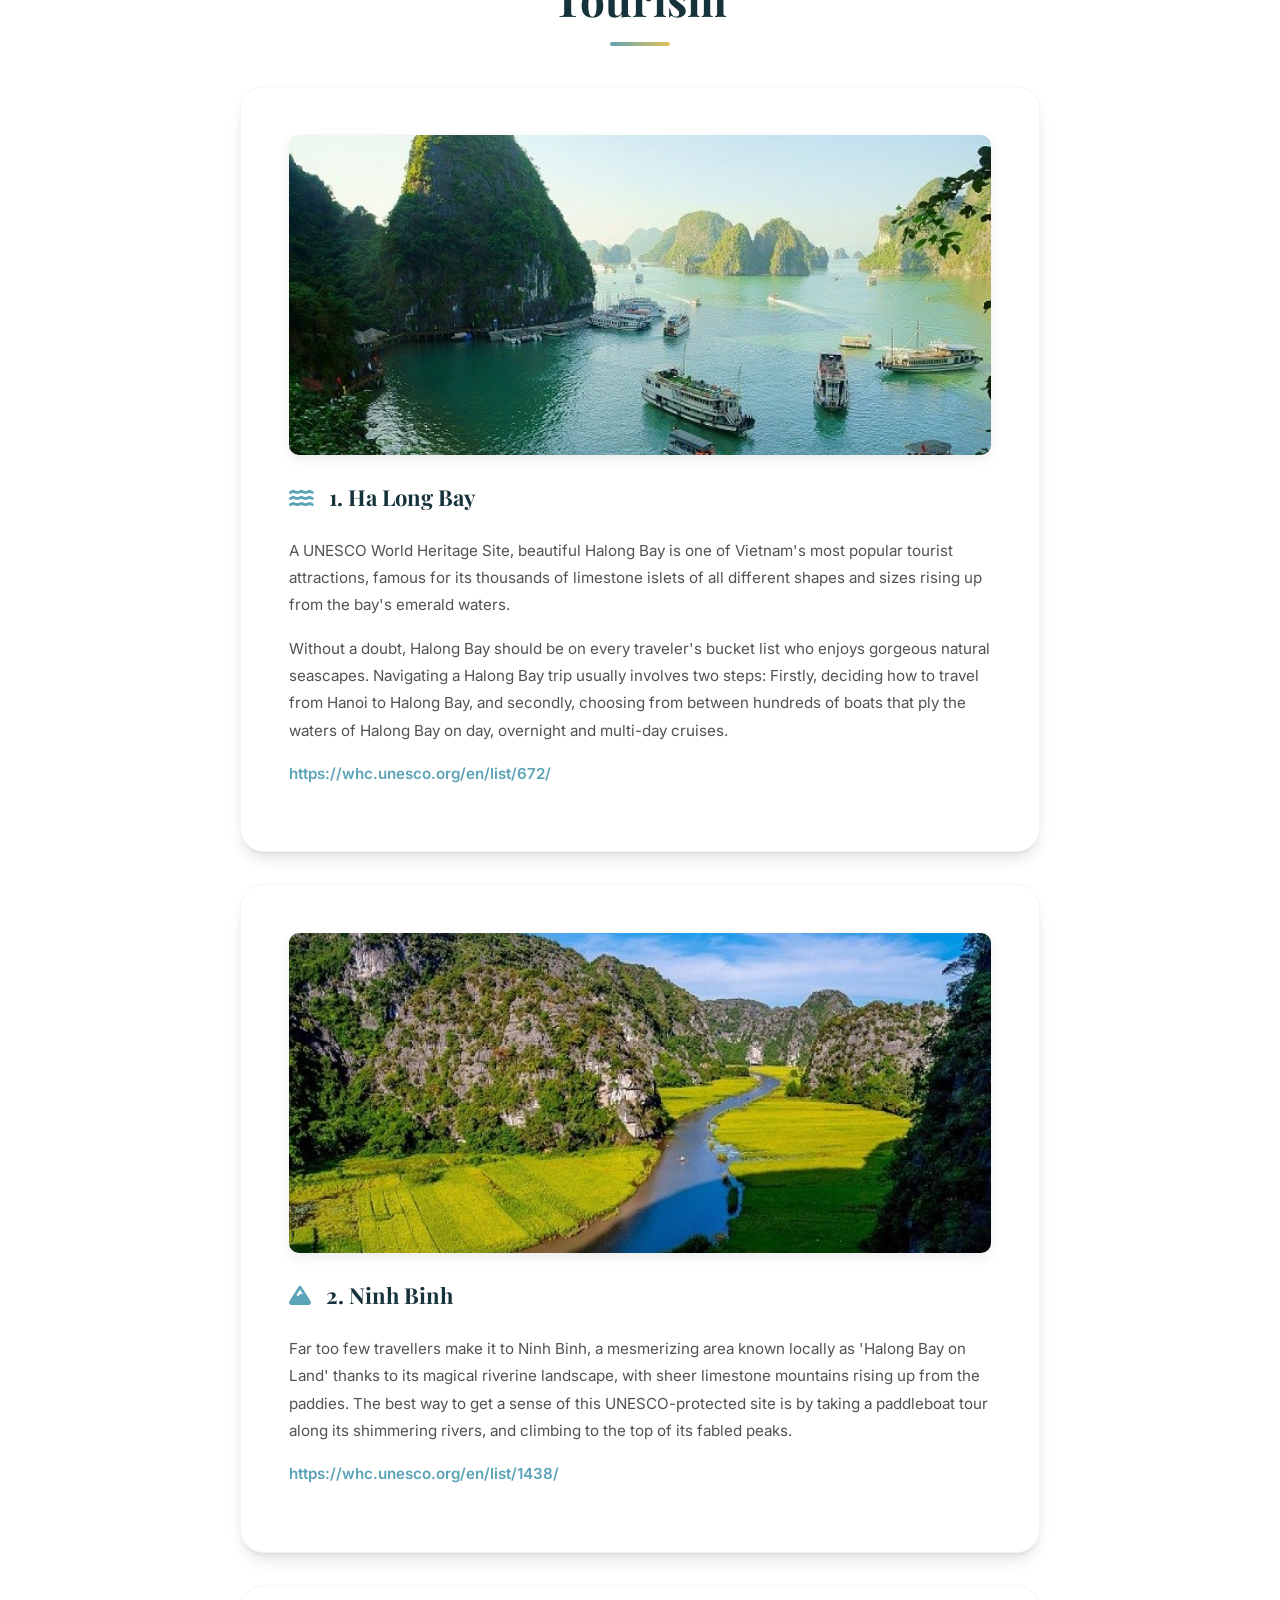
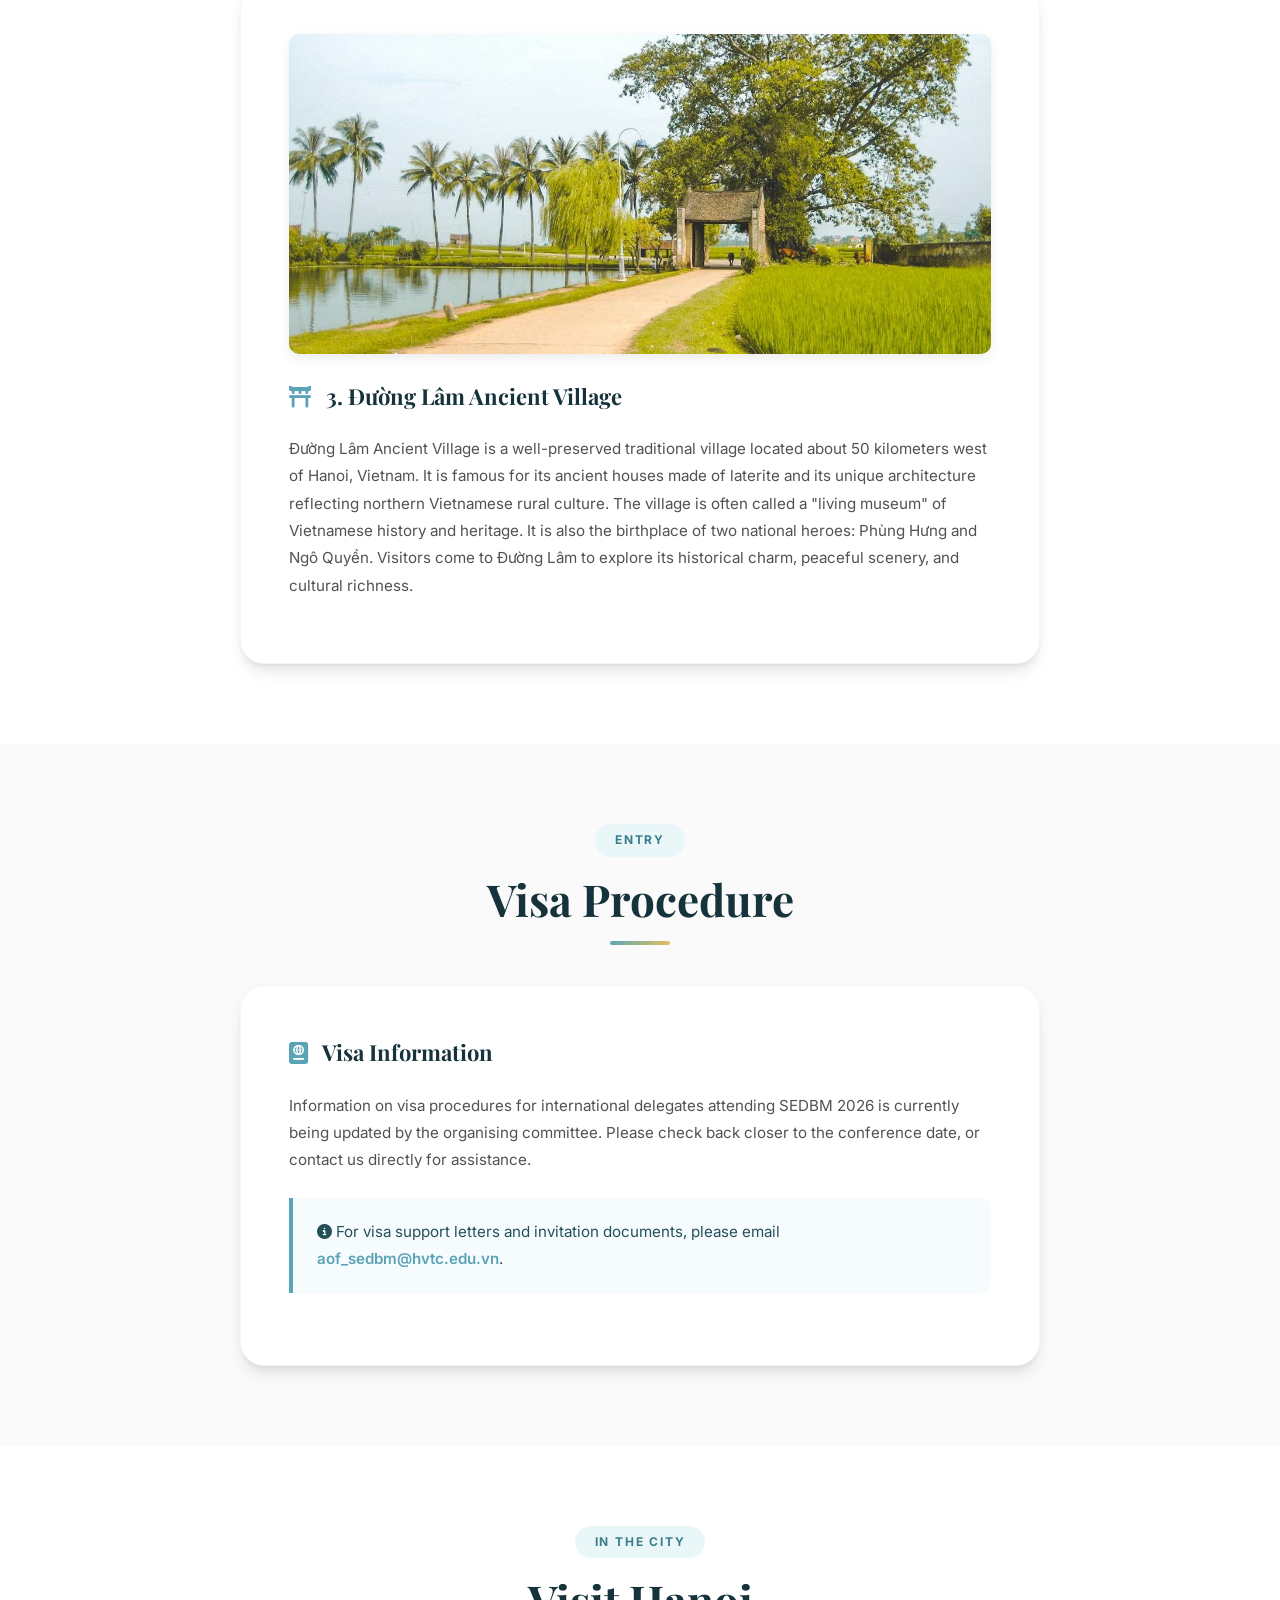
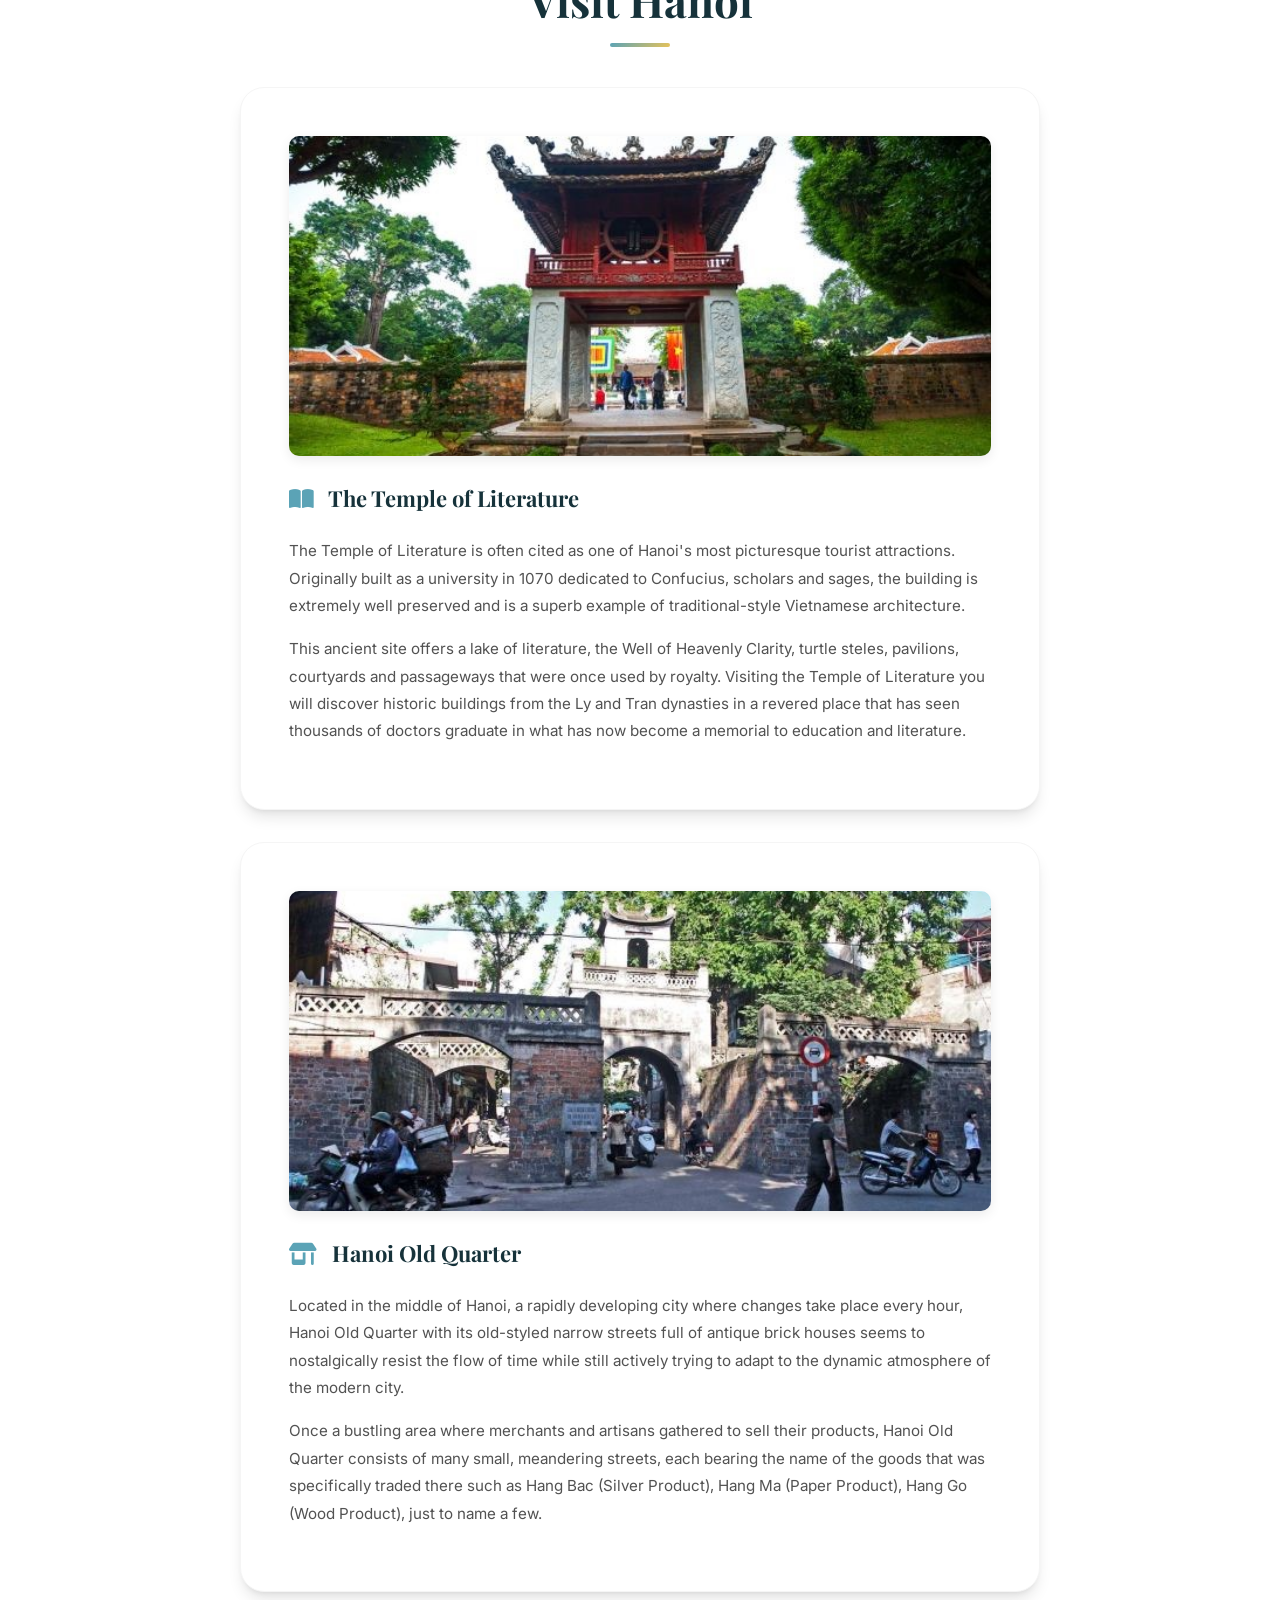
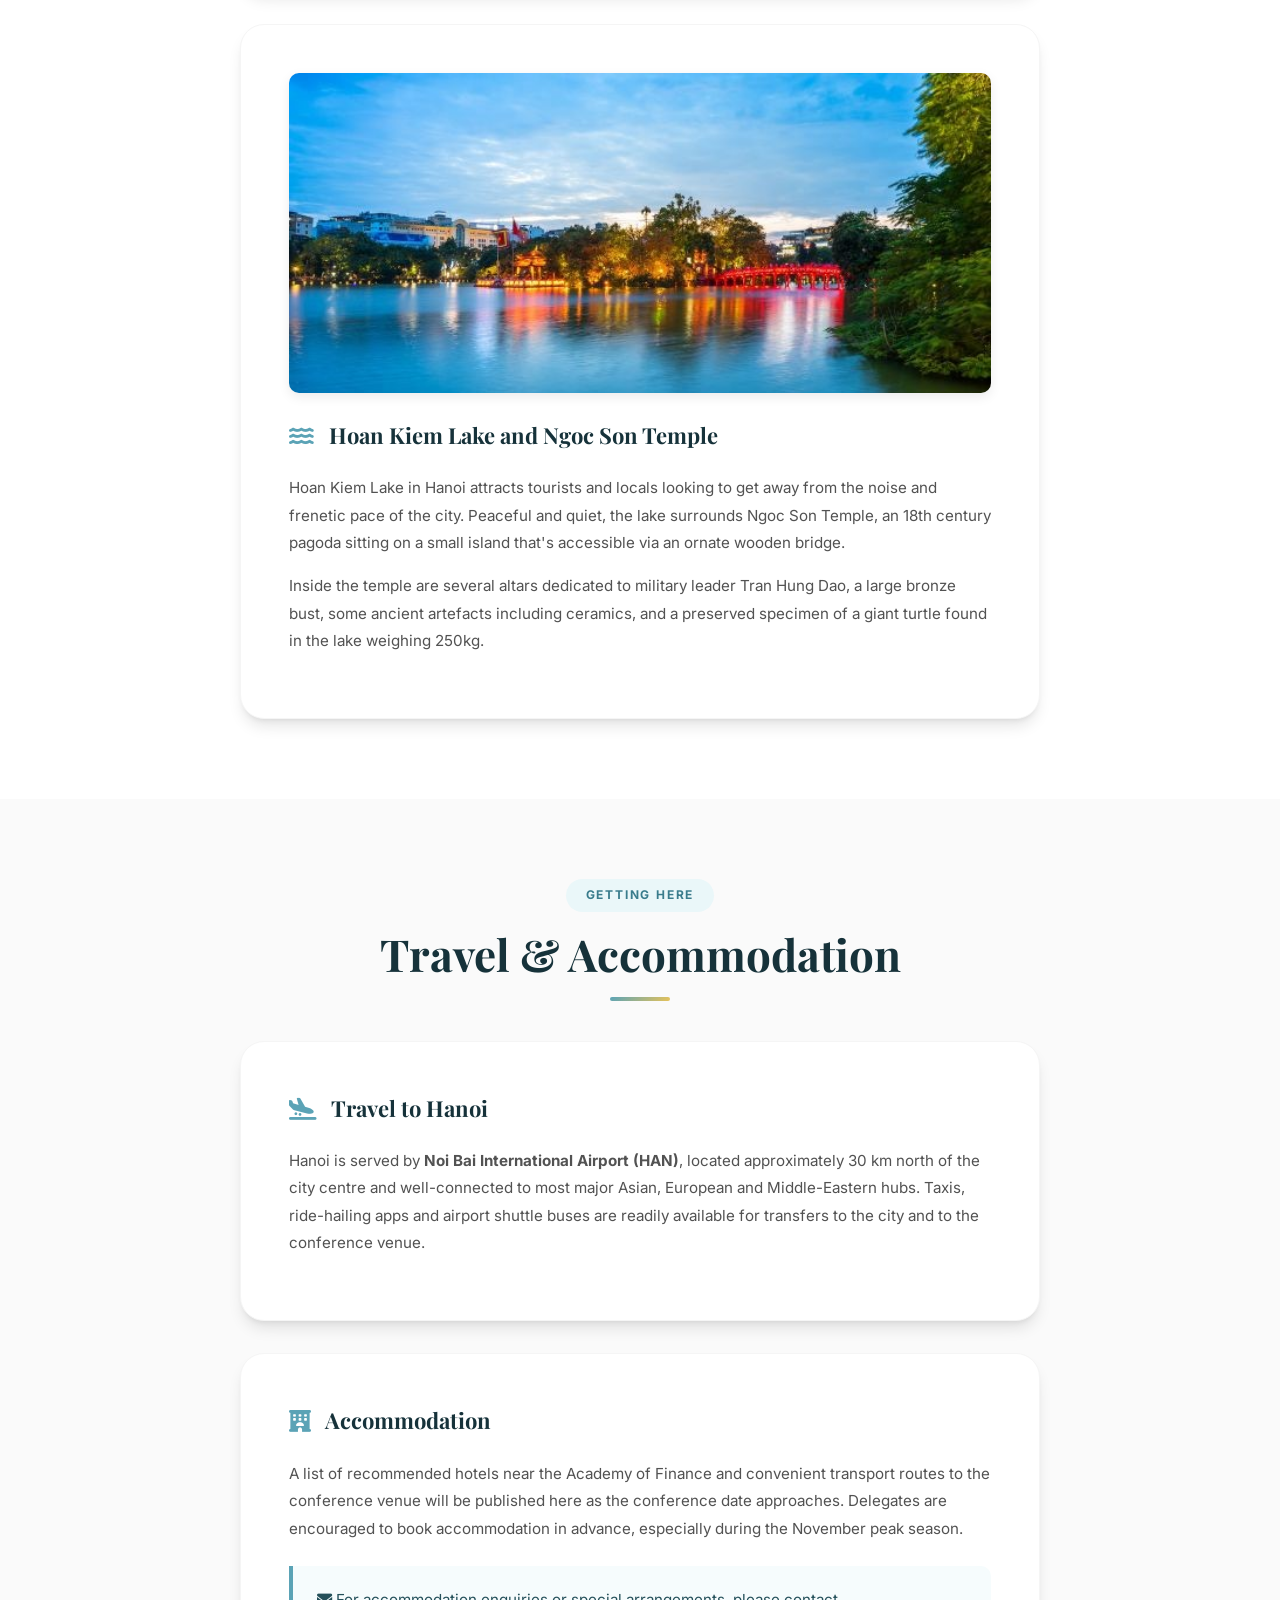
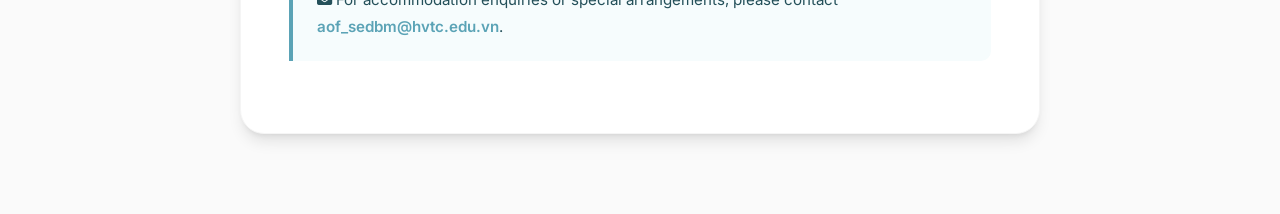
<file: venue.html>
<!DOCTYPE html>
<html lang="en">
<head>
    <meta charset="UTF-8">
    <meta name="viewport" content="width=device-width, initial-scale=1.0">
    <title>Conference Venue — SEDBM 2026</title>
    <link rel="preconnect" href="https://fonts.googleapis.com">
    <link rel="preconnect" href="https://fonts.gstatic.com" crossorigin>
    <link href="https://fonts.googleapis.com/css2?family=Inter:wght@300;400;500;600;700;800;900&family=Playfair+Display:ital,wght@0,400;0,600;0,700;0,800;1,400&display=swap" rel="stylesheet">
    <link rel="stylesheet" href="https://cdnjs.cloudflare.com/ajax/libs/font-awesome/6.5.1/css/all.min.css">
    <link rel="stylesheet" href="css/styles.css">
</head>
<body>
    <!-- Page Header -->
    <div class="page-header">
        <h1>Conference Venue</h1>
        <p>Everything you need to know about the SEDBM 2026 venue, travel and stay in Hanoi</p>
    </div>

    <!-- ===== Conference Venue ===== -->
    <section class="page-content section-bg-neutral" id="conference-venue">
        <div class="container">
            <div class="content-card" data-aos="fade-up">
                <h3><i class="fas fa-map-marker-alt icon-lead"></i> Venue</h3>
                <p>
                    <strong>Academy of Finance</strong><br>
                    58, Le Van Hien, Dong Ngac, Hanoi<br>
                    <em>or</em> Hoa Lac High-Tech Industry Campus
                </p>
                <div class="venue-photo-grid">
                    <img src="images/venue1.jpg" alt="Conference venue exterior view" class="venue-photo" loading="lazy">
                    <img src="images/venue2.jpg" alt="Conference venue hall view" class="venue-photo" loading="lazy">
                </div>
                <div class="venue-map-wrap">
                    <iframe
                        title="Academy of Finance location on Google Maps"
                        src="https://www.google.com/maps/embed?pb=!1m18!1m12!1m3!1d3723.4736631992!2d105.7806099!3d21.0531399!2m3!1f0!2f0!3f0!3m2!1i1024!2i768!4f13.1!3m3!1m2!1s0x3135ab4cd0c66f05%3A0xea31563511af7b0c!2sAcademy%20of%20Finance!5e0!3m2!1sen!2s!4v1700000000000!5m2!1sen!2s"
                        allowfullscreen="" loading="lazy"
                        referrerpolicy="no-referrer-when-downgrade">
                    </iframe>
                </div>
            </div>
        </div>
    </section>

    <!-- ===== Tourism ===== -->
    <section class="page-content" id="tourism">
        <div class="container">
            <div class="section-header section-header--tight" data-aos="fade-up">
                <span class="section-tag">Explore</span>
                <h2 class="section-title">Tourism</h2>
                <div class="section-divider"></div>
            </div>

            <div class="content-card" data-aos="fade-up">
                <img src="images/tourism_1.jpg" alt="Ha Long Bay" class="venue-photo">
                <h3><i class="fas fa-water icon-lead"></i> 1. Ha Long Bay</h3>
                <p>
                    A UNESCO World Heritage Site, beautiful Halong Bay is one of Vietnam's most popular tourist attractions,
                    famous for its thousands of limestone islets of all different shapes and sizes rising up from the bay's emerald waters.
                </p>
                <p>
                    Without a doubt, Halong Bay should be on every traveler's bucket list who enjoys gorgeous natural seascapes.
                    Navigating a Halong Bay trip usually involves two steps: Firstly, deciding how to travel from Hanoi to Halong Bay,
                    and secondly, choosing from between hundreds of boats that ply the waters of Halong Bay on day, overnight and multi-day cruises.
                </p>
                <p><a href="https://whc.unesco.org/en/list/672/" target="_blank" rel="noopener noreferrer">https://whc.unesco.org/en/list/672/</a></p>
            </div>

            <div class="content-card" data-aos="fade-up">
                <img src="images/tourism_2.jpg" alt="Ninh Binh — Halong Bay on Land" class="venue-photo">
                <h3><i class="fas fa-mountain icon-lead"></i> 2. Ninh Binh</h3>
                <p>
                    Far too few travellers make it to Ninh Binh, a mesmerizing area known locally as 'Halong Bay on Land'
                    thanks to its magical riverine landscape, with sheer limestone mountains rising up from the paddies.
                    The best way to get a sense of this UNESCO-protected site is by taking a paddleboat tour along its shimmering rivers,
                    and climbing to the top of its fabled peaks.
                </p>
                <p><a href="https://whc.unesco.org/en/list/1438/" target="_blank" rel="noopener noreferrer">https://whc.unesco.org/en/list/1438/</a></p>
            </div>

            <div class="content-card" data-aos="fade-up">
                <img src="images/tourism_3.jpg" alt="Đường Lâm Ancient Village" class="venue-photo">
                <h3><i class="fas fa-torii-gate icon-lead"></i> 3. Đường Lâm Ancient Village</h3>
                <p>
                    Đường Lâm Ancient Village is a well-preserved traditional village located about 50 kilometers west of Hanoi, Vietnam.
                    It is famous for its ancient houses made of laterite and its unique architecture reflecting northern Vietnamese rural culture.
                    The village is often called a "living museum" of Vietnamese history and heritage. It is also the birthplace of two national
                    heroes: Phùng Hưng and Ngô Quyền. Visitors come to Đường Lâm to explore its historical charm, peaceful scenery,
                    and cultural richness.
                </p>
            </div>
        </div>
    </section>

    <!-- ===== Visa Procedure ===== -->
    <section class="page-content section-bg-neutral" id="visa">
        <div class="container">
            <div class="section-header section-header--tight" data-aos="fade-up">
                <span class="section-tag">Entry</span>
                <h2 class="section-title">Visa Procedure</h2>
                <div class="section-divider"></div>
            </div>

            <div class="content-card" data-aos="fade-up">
                <h3><i class="fas fa-passport icon-lead"></i> Visa Information</h3>
                <p>
                    Information on visa procedures for international delegates attending SEDBM 2026 is currently being
                    updated by the organising committee. Please check back closer to the conference date, or contact us
                    directly for assistance.
                </p>
                <div class="highlight-box">
                    <p>
                        <i class="fas fa-info-circle"></i>
                        For visa support letters and invitation documents, please email
                        <a href="mailto:aof_sedbm@hvtc.edu.vn">aof_sedbm@hvtc.edu.vn</a>.
                    </p>
                </div>
            </div>
        </div>
    </section>

    <!-- ===== Visit Hanoi ===== -->
    <section class="page-content" id="visit-hanoi">
        <div class="container">
            <div class="section-header section-header--tight" data-aos="fade-up">
                <span class="section-tag">In the city</span>
                <h2 class="section-title">Visit Hanoi</h2>
                <div class="section-divider"></div>
            </div>

            <div class="content-card" data-aos="fade-up">
                <img src="images/visit_hanoi_1.jpg" alt="The Temple of Literature, Hanoi" class="venue-photo">
                <h3><i class="fas fa-book-open icon-lead"></i> The Temple of Literature</h3>
                <p>
                    The Temple of Literature is often cited as one of Hanoi's most picturesque tourist attractions.
                    Originally built as a university in 1070 dedicated to Confucius, scholars and sages, the building is
                    extremely well preserved and is a superb example of traditional-style Vietnamese architecture.
                </p>
                <p>
                    This ancient site offers a lake of literature, the Well of Heavenly Clarity, turtle steles, pavilions,
                    courtyards and passageways that were once used by royalty. Visiting the Temple of Literature you will
                    discover historic buildings from the Ly and Tran dynasties in a revered place that has seen thousands
                    of doctors graduate in what has now become a memorial to education and literature.
                </p>
            </div>

            <div class="content-card" data-aos="fade-up">
                <img src="images/hanoi_older_2.jpg" alt="Hanoi Old Quarter" class="venue-photo">
                <h3><i class="fas fa-store-alt icon-lead"></i> Hanoi Old Quarter</h3>
                <p>
                    Located in the middle of Hanoi, a rapidly developing city where changes take place every hour, Hanoi
                    Old Quarter with its old-styled narrow streets full of antique brick houses seems to nostalgically
                    resist the flow of time while still actively trying to adapt to the dynamic atmosphere of the modern city.
                </p>
                <p>
                    Once a bustling area where merchants and artisans gathered to sell their products, Hanoi Old Quarter
                    consists of many small, meandering streets, each bearing the name of the goods that was specifically
                    traded there such as Hang Bac (Silver Product), Hang Ma (Paper Product), Hang Go (Wood Product), just
                    to name a few.
                </p>
            </div>

            <div class="content-card" data-aos="fade-up">
                <img src="images/visit_hanoi_4.jpg" alt="Hoan Kiem Lake and Ngoc Son Temple at dusk" class="venue-photo">
                <h3><i class="fas fa-water icon-lead"></i> Hoan Kiem Lake and Ngoc Son Temple</h3>
                <p>
                    Hoan Kiem Lake in Hanoi attracts tourists and locals looking to get away from the noise and frenetic
                    pace of the city. Peaceful and quiet, the lake surrounds Ngoc Son Temple, an 18th century pagoda sitting
                    on a small island that's accessible via an ornate wooden bridge.
                </p>
                <p>
                    Inside the temple are several altars dedicated to military leader Tran Hung Dao, a large bronze bust,
                    some ancient artefacts including ceramics, and a preserved specimen of a giant turtle found in the lake
                    weighing 250kg.
                </p>
            </div>
        </div>
    </section>

    <!-- ===== Travel & Accommodation ===== -->
    <section class="page-content section-bg-neutral" id="travel-accommodation">
        <div class="container">
            <div class="section-header section-header--tight" data-aos="fade-up">
                <span class="section-tag">Getting here</span>
                <h2 class="section-title">Travel &amp; Accommodation</h2>
                <div class="section-divider"></div>
            </div>

            <div class="content-card" data-aos="fade-up">
                <h3><i class="fas fa-plane-arrival icon-lead"></i> Travel to Hanoi</h3>
                <p>
                    Hanoi is served by <strong>Noi Bai International Airport (HAN)</strong>, located approximately 30 km
                    north of the city centre and well-connected to most major Asian, European and Middle-Eastern hubs.
                    Taxis, ride-hailing apps and airport shuttle buses are readily available for transfers to the city
                    and to the conference venue.
                </p>
            </div>

            <div class="content-card" data-aos="fade-up">
                <h3><i class="fas fa-hotel icon-lead"></i> Accommodation</h3>
                <p>
                    A list of recommended hotels near the Academy of Finance and convenient transport routes to the
                    conference venue will be published here as the conference date approaches. Delegates are encouraged
                    to book accommodation in advance, especially during the November peak season.
                </p>
                <div class="highlight-box">
                    <p>
                        <i class="fas fa-envelope"></i>
                        For accommodation enquiries or special arrangements, please contact
                        <a href="mailto:aof_sedbm@hvtc.edu.vn">aof_sedbm@hvtc.edu.vn</a>.
                    </p>
                </div>
            </div>
        </div>
    </section>

    <script src="js/embed-bridge.js"></script>
    <script src="js/main.js"></script>
</body>
</html>
</file>
<file: css/styles.css>
/* ============================================
   SEDBM2026 — Modern Conference Website
   Professional Design System
   ============================================ */

/* ---------- CSS Custom Properties ---------- */
:root {
    /* Primary Palette */

    --primary-900: #16323a;
    --primary-800: #24505a;
    --primary-700: #2e6a7a;
    --primary-600: #3a7c8c;
    --primary-500: #5ba3b6;
    --primary-400: #7dc2d1;
    --primary-300: #a6dbe3;
    --primary-200: #cfeff3;
    --primary-100: #eaf7f9;
    --primary-50: #f6fcfd;

    /* Accent / Gold */
    --accent-600: #c9a23a;
    --accent-500: #e6c25a;
    --accent-400: #f0d585;
    --accent-300: #f7e6b3;
    --accent-200: #fcf3dc;
    --accent-100: #fef9ec;

    /* Neutral */
    --neutral-950: #0a0a0b;
    --neutral-900: #171717;
    --neutral-800: #262626;
    --neutral-700: #404040;
    --neutral-600: #525252;
    --neutral-500: #737373;
    --neutral-400: #a3a3a3;
    --neutral-300: #d4d4d4;
    --neutral-200: #e5e5e5;
    --neutral-100: #f5f5f5;
    --neutral-50: #fafafa;
    --white: #ffffff;

    /* Semantic */
    --success: #10b981;
    --warning: #f59e0b;
    --error: #ef4444;

    /* Typography */
    --font-sans: 'Inter', -apple-system, BlinkMacSystemFont, 'Segoe UI', sans-serif;
    --font-serif: 'Playfair Display', Georgia, 'Times New Roman', serif;

    /* Spacing */
    --section-padding: 100px 0;
    --container-max: 1200px;

    /* Shadows */
    --shadow-sm: 0 1px 2px rgba(0, 0, 0, 0.05);
    --shadow-md: 0 4px 6px -1px rgba(0, 0, 0, 0.1), 0 2px 4px -2px rgba(0, 0, 0, 0.1);
    --shadow-lg: 0 10px 15px -3px rgba(0, 0, 0, 0.1), 0 4px 6px -4px rgba(0, 0, 0, 0.1);
    --shadow-xl: 0 20px 25px -5px rgba(0, 0, 0, 0.1), 0 8px 10px -6px rgba(0, 0, 0, 0.1);
    --shadow-2xl: 0 25px 50px -12px rgba(0, 0, 0, 0.25);
    --shadow-glow: 0 0 40px rgba(0, 104, 120, 0.15);

    /* Borders */
    --radius-sm: 6px;
    --radius-md: 10px;
    --radius-lg: 16px;
    --radius-xl: 24px;
    --radius-full: 9999px;

    /* Transitions */
    --transition-fast: 150ms cubic-bezier(0.4, 0, 0.2, 1);
    --transition-base: 300ms cubic-bezier(0.4, 0, 0.2, 1);
    --transition-slow: 500ms cubic-bezier(0.4, 0, 0.2, 1);
}

/* ---------- Reset & Base ---------- */
*,
*::before,
*::after {
    margin: 0;
    padding: 0;
    box-sizing: border-box;
}

html {
    scroll-behavior: smooth;
    scroll-padding-top: 100px;
    font-size: 16px;
}

body {
    font-family: var(--font-sans);
    color: var(--neutral-800);
    background: var(--white);
    line-height: 1.7;
    -webkit-font-smoothing: antialiased;
    -moz-osx-font-smoothing: grayscale;
    overflow-x: hidden;
}

img {
    max-width: 100%;
    height: auto;
    display: block;
}

a {
    text-decoration: none;
    color: var(--primary-500);
    transition: var(--transition-base);
}

a:hover {
    color: var(--primary-700);
}

ul {
    list-style: none;
}

.container {
    max-width: var(--container-max);
    margin: 0 auto;
    padding: 0 24px;
}

/* ---------- Buttons ---------- */
.btn {
    display: inline-flex;
    align-items: center;
    gap: 8px;
    padding: 12px 28px;
    border-radius: var(--radius-full);
    font-family: var(--font-sans);
    font-weight: 600;
    font-size: 0.938rem;
    cursor: pointer;
    transition: var(--transition-base);
    border: 2px solid transparent;
    text-align: center;
    white-space: nowrap;
}

.btn-primary {
    background: linear-gradient(135deg, var(--primary-500), var(--primary-700));
    color: var(--white);
    border-color: transparent;
    box-shadow: 0 4px 14px rgba(0, 104, 120, 0.4);
}

.btn-primary:hover {
    background: linear-gradient(135deg, var(--primary-400), var(--primary-600));
    color: var(--white);
    transform: translateY(-2px);
    box-shadow: 0 6px 20px rgba(0, 104, 120, 0.5);
}

.btn-outline {
    background: transparent;
    color: var(--white);
    border-color: rgba(255, 255, 255, 0.4);
}

.btn-outline:hover {
    background: rgba(255, 255, 255, 0.1);
    color: var(--white);
    border-color: var(--white);
}

.btn-white {
    background: var(--white);
    color: var(--primary-700);
    box-shadow: var(--shadow-lg);
}

.btn-white:hover {
    background: var(--primary-50);
    color: var(--primary-700);
    transform: translateY(-2px);
    box-shadow: var(--shadow-xl);
}

.btn-outline-white {
    background: transparent;
    color: var(--white);
    border-color: rgba(255, 255, 255, 0.5);
}

.btn-outline-white:hover {
    background: rgba(255, 255, 255, 0.1);
    color: var(--white);
    border-color: var(--white);
}

.btn-lg {
    padding: 16px 36px;
    font-size: 1rem;
}

.btn-sm {
    padding: 8px 20px;
    font-size: 0.813rem;
    background: var(--white);
    color: var(--primary-700);
    border-radius: var(--radius-full);
}

.btn-sm:hover {
    color: var(--primary-700);
    transform: scale(1.05);
}

/* ---------- Top Utility Bar ---------- */
.top-bar {
    background: var(--primary-900);
    color: rgba(255, 255, 255, 0.7);
    font-size: 0.8rem;
    padding: 8px 0;
    border-bottom: 1px solid rgba(255, 255, 255, 0.08);
    position: fixed;
    top: 0;
    left: 0;
    width: 100%;
    z-index: 1001;
    height: 36px;
    overflow: hidden;
    transition: height 0.3s ease, padding 0.3s ease;
}

body.nav-compact .top-bar {
    height: 0;
    padding: 0;
    border-bottom-width: 0;
}

.top-bar-container {
    max-width: 1400px;
    margin: 0 auto;
    padding: 0 24px;
    display: flex;
    align-items: center;
    justify-content: space-between;
}

.top-bar-left {
    display: flex;
    align-items: center;
    gap: 20px;
}

.top-bar-left span {
    display: inline-flex;
    align-items: center;
    gap: 6px;
}

.top-bar-left i {
    color: var(--accent-400);
    font-size: 0.75rem;
}

.top-bar-right a {
    color: rgba(255, 255, 255, 0.7);
    display: inline-flex;
    align-items: center;
    gap: 6px;
    transition: var(--transition-fast);
}

.top-bar-right a:hover {
    color: var(--accent-400);
}

.top-bar-right i {
    font-size: 0.75rem;
}

/* ---------- Navigation ---------- */
.navbar {
    position: fixed;
    top: 36px;
    left: 0;
    width: 100%;
    z-index: 1000;
    background: #ffffff;
    border-bottom: 1px solid var(--neutral-200);
    transition: top 0.3s ease, box-shadow 0.35s ease, border-color 0.35s ease;
}

/* Gold accent rule at very top of navbar */
.nav-accent-bar {
    position: absolute;
    top: 0;
    left: 0;
    width: 100%;
    height: 3px;
    background: linear-gradient(90deg, var(--primary-700) 0%, var(--accent-500) 50%, var(--primary-700) 100%);
    pointer-events: none;
}

body.nav-compact .navbar {
    top: 0;
}

.navbar.scrolled {
    box-shadow: 0 2px 24px rgba(22, 50, 58, 0.10);
    border-bottom-color: transparent;
}

/* ---------- Nav Container ---------- */
.nav-container {
    max-width: 1320px;
    margin: 0 auto;
    padding: 0 28px;
    display: flex;
    align-items: center;
    height: 66px;
    gap: 0;
}

/* ---------- Logo ---------- */
.nav-logo {
    display: flex;
    align-items: center;
    gap: 0;
    flex-shrink: 0;
    text-decoration: none;
    margin-right: 30px;
    padding: 0;
}

.nav-logo .logo-img {
    height: 56px;
    width: auto;
    flex-shrink: 0;
    display: block;
}

.nav-logo-divider {
    width: 1px;
    height: 34px;
    background: var(--neutral-200);
    margin: 0 14px;
    flex-shrink: 0;
}

.nav-logo-text {
    display: flex;
    flex-direction: column;
    gap: 1px;
    line-height: 1;
}

.nav-logo-name {
    font-family: var(--font-sans);
    font-weight: 800;
    font-size: 1rem;
    color: var(--primary-900);
    letter-spacing: -0.01em;
    line-height: 1.2;
}

.nav-logo-sub {
    font-family: var(--font-sans);
    font-size: 0.68rem;
    color: var(--neutral-400);
    font-weight: 400;
    letter-spacing: 0.04em;
    text-transform: uppercase;
}

/* ---------- Nav Menu ---------- */
.nav-menu {
    display: flex;
    align-items: center;
    gap: 1px;
    list-style: none;
    margin: 0;
    margin-left: auto;
    padding: 0;
}

/* ---------- Nav Links ---------- */
.nav-link {
    display: inline-flex;
    align-items: center;
    gap: 4px;
    color: var(--neutral-600);
    font-family: var(--font-sans);
    font-weight: 600;
    font-size: 0.68rem;
    letter-spacing: 0.05em;
    text-transform: uppercase;
    padding: 7px 8px;
    border-radius: var(--radius-sm);
    transition: color 0.2s ease, background 0.2s ease;
    position: relative;
    white-space: nowrap;
}

/* Underline indicator */
.nav-link::after {
    content: '';
    position: absolute;
    bottom: 2px;
    left: 13px;
    right: 13px;
    height: 2px;
    background: var(--accent-500);
    border-radius: 1px;
    transform: scaleX(0);
    transform-origin: center;
    transition: transform 0.22s cubic-bezier(0.34, 1.56, 0.64, 1);
}

.nav-link:hover {
    color: var(--primary-800);
    background: var(--primary-50);
}

.nav-link.active {
    color: var(--primary-800);
    background: var(--primary-50);
}

.nav-link:hover::after,
.nav-link.active::after {
    transform: scaleX(1);
}

/* ---------- Dropdown chevron ---------- */
.nav-dropdown > .nav-link .fa-chevron-down {
    font-size: 0.6em;
    opacity: 0.5;
    transition: transform 0.22s ease, opacity 0.2s ease;
    margin-left: 1px;
}

.nav-dropdown:hover > .nav-link .fa-chevron-down,
.nav-dropdown.open > .nav-link .fa-chevron-down {
    transform: rotate(180deg);
    opacity: 1;
}

/* ---------- Dropdown Panel ---------- */
.nav-dropdown {
    position: relative;
}

.dropdown-menu {
    position: absolute;
    top: calc(100% + 10px);
    left: 50%;
    transform: translateX(-50%) translateY(6px);
    min-width: 230px;
    background: var(--white);
    border-radius: var(--radius-md);
    box-shadow:
        0 4px 6px -1px rgba(0, 0, 0, 0.07),
        0 16px 40px -4px rgba(22, 50, 58, 0.16);
    padding: 8px 0;
    opacity: 0;
    visibility: hidden;
    transition: opacity 0.2s ease, transform 0.22s ease, visibility 0s 0.22s;
    z-index: 1100;
    border: 1px solid rgba(22, 50, 58, 0.08);
}

/* Dropdown caret arrow */
.dropdown-menu::before {
    content: '';
    position: absolute;
    top: -6px;
    left: 50%;
    transform: translateX(-50%);
    border-left: 7px solid transparent;
    border-right: 7px solid transparent;
    border-bottom: 7px solid rgba(22, 50, 58, 0.08);
}

.dropdown-menu::after {
    content: '';
    position: absolute;
    top: -5px;
    left: 50%;
    transform: translateX(-50%);
    border-left: 6px solid transparent;
    border-right: 6px solid transparent;
    border-bottom: 6px solid var(--white);
}

.nav-dropdown:hover > .dropdown-menu {
    opacity: 1;
    visibility: visible;
    transition: opacity 0.2s ease, transform 0.22s ease, visibility 0s 0s;
}

/* Dropdown items */
.dropdown-menu li a {
    display: flex;
    align-items: center;
    gap: 10px;
    padding: 10px 18px;
    color: var(--neutral-700);
    font-family: var(--font-sans);
    font-size: 0.83rem;
    font-weight: 500;
    transition: color 0.15s ease, background 0.15s ease, padding-left 0.15s ease;
    white-space: nowrap;
    border-left: none;
}

.dropdown-menu li a i {
    width: 14px;
    text-align: center;
    font-size: 0.8rem;
    color: var(--neutral-400);
    transition: color 0.15s ease;
    flex-shrink: 0;
}

.dropdown-menu li a:hover {
    background: var(--primary-50);
    color: var(--primary-700);
    padding-left: 22px;
}

.dropdown-menu li a:hover i {
    color: var(--accent-500);
}

/* Divider between groups */
.dropdown-menu li + li.dropdown-divider {
    border-top: 1px solid var(--neutral-100);
    margin: 6px 0;
}

/* ---------- Drawer Close Button (mobile only) ---------- */
.nav-close {
    display: none; /* shown only in mobile via @media */
}

/* ---------- Submit Paper CTA ---------- */
.nav-cta-item {
    margin-left: 10px;
    flex-shrink: 0;
}

.nav-cta {
    display: inline-flex;
    align-items: center;
    gap: 7px;
    padding: 9px 20px;
    background: linear-gradient(135deg, var(--accent-600) 0%, var(--accent-500) 100%);
    color: var(--primary-900) !important;
    border-radius: var(--radius-full);
    font-family: var(--font-sans);
    font-weight: 700;
    font-size: 0.73rem;
    letter-spacing: 0.06em;
    text-transform: uppercase;
    box-shadow: 0 2px 12px rgba(201, 162, 58, 0.4);
    transition: transform 0.2s ease, box-shadow 0.2s ease, background 0.2s ease;
    white-space: nowrap;
    text-decoration: none;
}

.nav-cta i {
    font-size: 0.75em;
}

.nav-cta:hover {
    transform: translateY(-2px);
    box-shadow: 0 6px 20px rgba(201, 162, 58, 0.55);
    color: var(--primary-900) !important;
    background: linear-gradient(135deg, var(--accent-500) 0%, var(--accent-400) 100%);
}

/* No underline indicator on CTA */
.nav-cta-item a::after {
    display: none;
}

/* ---------- Hamburger Toggle ---------- */
.nav-toggle {
    display: none;
    flex-direction: column;
    justify-content: center;
    gap: 5px;
    background: none;
    border: none;
    cursor: pointer;
    z-index: 1001;
    padding: 6px;
    border-radius: var(--radius-sm);
    transition: background 0.2s ease;
}

.nav-toggle:hover {
    background: var(--primary-50);
}

.nav-toggle span {
    display: block;
    width: 22px;
    height: 2px;
    background: var(--neutral-700);
    border-radius: 2px;
    transition: transform 0.28s ease, opacity 0.2s ease, width 0.2s ease;
    transform-origin: center;
}

.nav-toggle.active span:nth-child(1) {
    transform: rotate(45deg) translate(5px, 5px);
}

.nav-toggle.active span:nth-child(2) {
    opacity: 0;
    width: 0;
}

.nav-toggle.active span:nth-child(3) {
    transform: rotate(-45deg) translate(5px, -5px);
}

/* Scrolled state — minimal changes (design stays the same) */
.navbar.scrolled .nav-link {
    color: var(--neutral-600);
}

.navbar.scrolled .nav-link:hover,
.navbar.scrolled .nav-link.active {
    color: var(--primary-800);
}

/* ---------- Hero Section ---------- */
.hero {
    position: relative;
    min-height: 800px;
    display: flex;
    align-items: center;
    justify-content: center;
    overflow: hidden;
    padding: 100px 0px 80px;
}

.hero-bg {
    position: absolute;
    inset: 0;
    background: linear-gradient(135deg, #001a20 0%, #003d49 30%, #004956 60%, #002e37 100%);
}

.hero-gradient {
    position: absolute;
    inset: 0;
    background:
        radial-gradient(ellipse 80% 60% at 20% 80%, rgba(0, 104, 120, 0.2) 0%, transparent 60%),
        radial-gradient(ellipse 60% 40% at 80% 20%, rgba(219, 172, 49, 0.15) 0%, transparent 50%),
        radial-gradient(ellipse 50% 50% at 50% 50%, rgba(0, 104, 120, 0.1) 0%, transparent 70%);
}

.hero-particles {
    position: absolute;
    inset: 0;
    overflow: hidden;
}

.hero-particles .particle {
    position: absolute;
    width: 4px;
    height: 4px;
    background: rgba(255, 255, 255, 0.15);
    border-radius: 50%;
    animation: float linear infinite;
}

@keyframes float {
    0% {
        transform: translateY(100vh) rotate(0deg);
        opacity: 0;
    }
    10% {
        opacity: 1;
    }
    90% {
        opacity: 1;
    }
    100% {
        transform: translateY(-100vh) rotate(720deg);
        opacity: 0;
    }
}

.hero-content {
    position: relative;
    z-index: 2;
    text-align: center;
    max-width: 900px;
}

.hero-logos {
    display: flex;
    align-items: center;
    justify-content: center;
    gap: 24px;
    margin-bottom: 28px;
}

.hero-logo-img {
    height: 72px;
    width: auto;
    object-fit: contain;
    filter: drop-shadow(0 2px 8px rgba(0,0,0,0.4));
}

.hero-badge {
    display: inline-flex;
    align-items: center;
    gap: 10px;
    background: rgba(255, 255, 255, 0.1);
    backdrop-filter: blur(10px);
    border: 1px solid rgba(255, 255, 255, 0.15);
    padding: 10px 24px;
    border-radius: var(--radius-full);
    color: var(--accent-300);
    font-size: 0.875rem;
    font-weight: 500;
    margin-bottom: 28px;
}

.hero-badge i {
    font-size: 0.875rem;
}

.hero-subtitle {
    color: rgba(255, 255, 255, 0.7);
    font-size: 14px;
    font-weight: 400;
    text-transform: uppercase;
    letter-spacing: 0.15em;
    margin-bottom: 12px;
}

.hero-title {
    font-family: var(--font-serif);
    font-size: 36px;
    font-weight: 700;
    color: var(--white);
    line-height: 1.15;
    margin-bottom: 16px;
}

.hero-title .highlight {
    background: linear-gradient(135deg, var(--accent-400), var(--accent-300));
    -webkit-background-clip: text;
    -webkit-text-fill-color: transparent;
    background-clip: text;
}

.hero-tagline {
    font-size: 16px;
    color: rgba(255, 255, 255, 0.8);
    font-weight: 500;
    margin-bottom: 20px;
    font-style: italic;
}

.hero-description {
    color: rgba(255, 255, 255, 0.6);
    font-size: 14px;
    max-width: 700px;
    margin: 0 auto 36px;
    line-height: 1.8;
}

.hero-actions {
    display: flex;
    align-items: center;
    justify-content: center;
    gap: 16px;
    margin-bottom: 48px;
    flex-wrap: wrap;
}

/* Countdown */
.countdown {
    display: flex;
    align-items: center;
    justify-content: center;
    gap: 8px;
    margin-top: 12px;
}

.countdown-item {
    background: rgba(255, 255, 255, 0.08);
    backdrop-filter: blur(10px);
    border: 1px solid rgba(255, 255, 255, 0.1);
    border-radius: var(--radius-lg);
    padding: 16px 20px;
    min-width: 80px;
    text-align: center;
}

.countdown-number {
    display: block;
    font-size: 2rem;
    font-weight: 800;
    color: var(--white);
    line-height: 1;
    font-variant-numeric: tabular-nums;
}

.countdown-label {
    display: block;
    font-size: 0.688rem;
    color: rgba(255, 255, 255, 0.5);
    text-transform: uppercase;
    letter-spacing: 0.1em;
    margin-top: 6px;
}

.countdown-separator {
    font-size: 1.5rem;
    color: rgba(255, 255, 255, 0.3);
    font-weight: 700;
}

/* Hero scroll indicator */
.hero-scroll {
    position: absolute;
    bottom: 32px;
    left: 50%;
    transform: translateX(-50%);
    z-index: 2;
}

.scroll-indicator {
    display: flex;
    flex-direction: column;
    align-items: center;
    gap: 6px;
    color: rgba(255, 255, 255, 0.4);
    font-size: 0.75rem;
    text-transform: uppercase;
    letter-spacing: 0.15em;
    animation: bounce 2s ease-in-out infinite;
}

.scroll-indicator:hover {
    color: rgba(255, 255, 255, 0.7);
}

@keyframes bounce {
    0%, 100% { transform: translateY(0); }
    50% { transform: translateY(8px); }
}

/* ---------- Stats Bar ---------- */
.stats-bar {
    background: var(--white);
    padding: 0;
    position: relative;
    z-index: 5;
    margin-top: -40px;
}

.stats-grid {
    display: grid;
    grid-template-columns: repeat(4, 1fr);
    gap: 0;
    background: var(--white);
    border-radius: var(--radius-xl);
    box-shadow: var(--shadow-2xl);
    overflow: hidden;
}

.stat-item {
    text-align: center;
    padding: 36px 24px;
    position: relative;
    transition: var(--transition-base);
}

.stat-item:not(:last-child)::after {
    content: '';
    position: absolute;
    right: 0;
    top: 20%;
    height: 60%;
    width: 1px;
    background: var(--neutral-200);
}

.stat-item:hover {
    background: var(--primary-50);
}

.stat-icon {
    width: 48px;
    height: 48px;
    background: linear-gradient(135deg, var(--primary-100), var(--primary-50));
    color: var(--primary-500);
    border-radius: var(--radius-md);
    display: flex;
    align-items: center;
    justify-content: center;
    font-size: 1.25rem;
    margin: 0 auto 12px;
}

.stat-number {
    font-size: 2rem;
    font-weight: 800;
    color: var(--primary-900);
    line-height: 1;
    margin-bottom: 4px;
}

.stat-label {
    font-size: 0.813rem;
    color: var(--neutral-500);
    font-weight: 500;
}

/* ---------- Section Shared ---------- */
.section {
    padding: var(--section-padding);
    position: relative;
}

.section-header {
    text-align: center;
    margin-bottom: 60px;
}

.section-tag {
    display: inline-block;
    background: var(--primary-100);
    color: var(--primary-600);
    font-size: 0.75rem;
    font-weight: 700;
    text-transform: uppercase;
    letter-spacing: 0.15em;
    padding: 6px 20px;
    border-radius: var(--radius-full);
    margin-bottom: 16px;
}

.section-title {
    font-family: var(--font-serif);
    font-size: clamp(1.75rem, 3.5vw, 2.75rem);
    font-weight: 700;
    color: var(--primary-900);
    margin-bottom: 16px;
    line-height: 1.2;
}

.section-divider {
    width: 60px;
    height: 4px;
    background: linear-gradient(135deg, var(--primary-500), var(--accent-500));
    border-radius: 2px;
    margin: 0 auto;
}

.section-desc {
    max-width: 600px;
    margin: 20px auto 0;
    color: var(--neutral-500);
    font-size: 1.05rem;
    line-height: 1.7;
}

.section-cta {
    text-align: center;
    margin-top: 48px;
}

/* ---------- About Section ---------- */
.about {
    background: var(--neutral-50);
}

.about-grid {
    display: grid;
    grid-template-columns: 1fr 1fr;
    gap: 60px;
    align-items: start;
}

.about-content h3 {
    font-family: var(--font-serif);
    font-size: 1.5rem;
    font-weight: 700;
    color: var(--primary-900);
    margin-bottom: 20px;
}

.about-content p {
    color: var(--neutral-600);
    margin-bottom: 16px;
    font-size: 0.95rem;
}

.about-features {
    margin-top: 28px;
    display: flex;
    flex-direction: column;
    gap: 14px;
}

.feature {
    display: flex;
    align-items: center;
    gap: 12px;
    color: var(--neutral-700);
    font-weight: 500;
    font-size: 0.938rem;
}

.feature i {
    color: var(--success);
    font-size: 1rem;
}

.about-card {
    position: relative;
}

.card-inner {
    background: var(--white);
    border-radius: var(--radius-xl);
    padding: 40px;
    box-shadow: var(--shadow-xl);
    border: 1px solid var(--neutral-100);
    position: relative;
    overflow: hidden;
}

.card-inner::before {
    content: '';
    position: absolute;
    top: 0;
    left: 0;
    right: 0;
    height: 4px;
    background: linear-gradient(90deg, var(--primary-500), var(--accent-500));
}

.card-icon {
    width: 200px;
    height: 200px;
    color: var(--white);
    border-radius: var(--radius-lg);
    display: flex;
    align-items: center;
    justify-content: center;
    font-size: 1.5rem;
    margin-bottom: 20px;
}

.card-inner h4 {
    font-family: var(--font-serif);
    font-size: 1.25rem;
    font-weight: 700;
    color: var(--primary-900);
    margin-bottom: 16px;
}

.card-inner p {
    color: var(--neutral-600);
    font-size: 0.875rem;
    margin-bottom: 12px;
    line-height: 1.7;
}

.card-stats {
    display: grid;
    grid-template-columns: repeat(3, 1fr);
    gap: 16px;
    margin-top: 24px;
    padding-top: 24px;
    border-top: 1px solid var(--neutral-200);
}

.card-stat {
    text-align: center;
}

.card-stat strong {
    display: block;
    font-size: 1.25rem;
    font-weight: 800;
    color: var(--primary-700);
    line-height: 1;
    margin-bottom: 4px;
}

.card-stat span {
    font-size: 0.75rem;
    color: var(--neutral-500);
}

/* ---------- Partners Section ---------- */
.partners {
    background: var(--white);
}

.partners-grid {
    display: grid;
    grid-template-columns: repeat(3, 1fr);
    gap: 24px;
}

.partner-card {
    text-align: center;
    padding: 36px 20px;
    background: var(--neutral-50);
    border-radius: var(--radius-lg);
    border: 1px solid transparent;
    transition: var(--transition-base);
}

.partner-card:hover {
    background: var(--white);
    border-color: var(--primary-200);
    box-shadow: var(--shadow-lg);
    transform: translateY(-4px);
}

.partner-icon {
    width: 56px;
    height: 56px;
    background: linear-gradient(135deg, var(--primary-100), var(--primary-50));
    color: var(--primary-500);
    border-radius: var(--radius-md);
    display: flex;
    align-items: center;
    justify-content: center;
    font-size: 1.5rem;
    margin: 0 auto 16px;
    transition: var(--transition-base);
}

.partner-card:hover .partner-icon {
    background: linear-gradient(135deg, var(--primary-500), var(--primary-700));
    color: var(--white);
}

.partner-card h4 {
    font-size: 0.938rem;
    font-weight: 700;
    color: var(--primary-900);
    margin-bottom: 4px;
    line-height: 1.4;
}

.partner-card p {
    font-size: 0.813rem;
    color: var(--neutral-500);
}

@keyframes partners-marquee {
    from {
        transform: translateX(0);
    }

    to {
        transform: translateX(calc(-1 * var(--partners-scroll-distance, 0px)));
    }
}

/* ---------- Speakers Section ---------- */
.speakers {
    background: var(--neutral-50);
}

.speakers-grid {
    display: grid;
    grid-template-columns: repeat(3, 1fr);
    gap: 28px;
}

.speaker-card {
    background: var(--white);
    border-radius: var(--radius-xl);
    overflow: hidden;
    box-shadow: var(--shadow-md);
    border: 1px solid var(--neutral-100);
    transition: var(--transition-base);
}

.speaker-card:hover {
    transform: translateY(-8px);
    box-shadow: var(--shadow-2xl);
}

.speaker-image {
    position: relative;
    background: linear-gradient(135deg, var(--primary-800), var(--primary-600));
    display: flex;
    align-items: center;
    justify-content: center;
    overflow: hidden;
}

.partner-card img {
    margin: auto;
}

.speaker-avatar {
    width: 80%;
    background: rgba(255, 255, 255, 0.1);
    display: flex;
    align-items: center;
    justify-content: center;
    font-size: 2.5rem;
    color: rgba(255, 255, 255, 0.5);
    transition: var(--transition-base);
}

.speaker-card:hover .speaker-avatar {
    transform: scale(0.9);
    opacity: 0.5;
}

.speaker-overlay {
    position: absolute;
    inset: 0;
    background: rgba(12, 27, 58, 0.7);
    display: flex;
    align-items: center;
    justify-content: center;
    opacity: 0;
    transition: var(--transition-base);
}

.speaker-card:hover .speaker-overlay {
    opacity: 1;
}

.speaker-info {
    padding: 24px;
}

.speaker-info h4 {
    font-size: 1.05rem;
    font-weight: 700;
    color: var(--primary-900);
    margin-bottom: 6px;
    line-height: 1.3;
}

.speaker-role {
    font-size: 0.875rem;
    color: var(--primary-500);
    font-weight: 600;
    margin-bottom: 4px;
}

.speaker-affiliation {
    font-size: 0.813rem;
    color: var(--neutral-500);
    margin-bottom: 8px;
}

.speaker-extra {
    font-size: 0.75rem;
    color: var(--neutral-400);
    font-style: italic;
    line-height: 1.5;
}

/* ---------- Important Dates / Timeline ---------- */
.dates {
    background: var(--white);
}

.timeline {
    position: relative;
    max-width: 720px;
    margin: 0 auto;
}

.timeline::before {
    content: '';
    position: absolute;
    top: 0;
    left: 36px;
    width: 2px;
    height: 100%;
    background: linear-gradient(to bottom, var(--primary-200), var(--accent-200));
}

.timeline-item {
    position: relative;
    padding-left: 90px;
    padding-bottom: 48px;
}

.timeline-item:last-child {
    padding-bottom: 0;
}

.timeline-marker {
    position: absolute;
    left: 20px;
    top: 4px;
    width: 34px;
    height: 34px;
    background: var(--white);
    border: 3px solid var(--primary-300);
    border-radius: 50%;
    display: flex;
    align-items: center;
    justify-content: center;
    font-size: 0.75rem;
    color: var(--primary-500);
    z-index: 2;
    transition: var(--transition-base);
}

.timeline-marker.active,
.timeline-marker.highlight {
    background: linear-gradient(135deg, var(--primary-500), var(--primary-700));
    border-color: var(--primary-500);
    color: var(--white);
    box-shadow: 0 0 0 6px rgba(0, 104, 120, 0.15);
}

.timeline-marker.highlight {
    background: linear-gradient(135deg, var(--accent-500), var(--accent-600));
    border-color: var(--accent-500);
    box-shadow: 0 0 0 6px rgba(219, 172, 49, 0.15);
}

.timeline-content {
    background: var(--neutral-50);
    border-radius: var(--radius-lg);
    padding: 24px 28px;
    border: 1px solid var(--neutral-100);
    transition: var(--transition-base);
}

.timeline-item:hover .timeline-content {
    box-shadow: var(--shadow-lg);
    border-color: var(--primary-200);
}

.timeline-date {
    font-size: 0.75rem;
    font-weight: 700;
    color: var(--primary-500);
    text-transform: uppercase;
    letter-spacing: 0.05em;
    margin-bottom: 6px;
}

.timeline-content h4 {
    font-size: 1.05rem;
    font-weight: 700;
    color: var(--primary-900);
    margin-bottom: 6px;
}

.timeline-content p {
    font-size: 0.875rem;
    color: var(--neutral-500);
    line-height: 1.6;
}

/* ---------- CTA Section ---------- */
.cta-section {
    background: linear-gradient(135deg, var(--primary-800) 0%, var(--primary-600) 50%, var(--primary-900) 100%);
    padding: 80px 24px;
    position: relative;
    overflow: hidden;
}

.cta-section::before {
    content: '';
    position: absolute;
    inset: 0;
    background:
        radial-gradient(ellipse 60% 50% at 20% 50%, rgba(219, 172, 49, 0.1) 0%, transparent 60%),
        radial-gradient(ellipse 60% 50% at 80% 50%, rgba(0, 104, 120, 0.15) 0%, transparent 60%);
}

.cta-content {
    position: relative;
    text-align: center;
    max-width: 640px;
    margin: 0 auto;
}

.cta-content h2 {
    font-family: var(--font-serif);
    font-size: clamp(1.5rem, 3vw, 2.25rem);
    font-weight: 700;
    color: var(--white);
    margin-bottom: 12px;
}

.cta-content p {
    color: rgba(255, 255, 255, 0.7);
    font-size: 1.05rem;
    margin-bottom: 32px;
}

.cta-actions {
    display: flex;
    align-items: center;
    justify-content: center;
    gap: 16px;
    flex-wrap: wrap;
}

/* ---------- Contact Section ---------- */
.contact {
    background: var(--neutral-50);
}

.contact-grid {
    display: grid;
    grid-template-columns: 1fr 1fr;
    gap: 48px;
    align-items: start;
}

.contact-info {
    display: flex;
    flex-direction: column;
    gap: 20px;
}

.contact-card {
    display: flex;
    align-items: flex-start;
    gap: 16px;
    background: var(--white);
    padding: 24px;
    border-radius: var(--radius-lg);
    border: 1px solid var(--neutral-100);
    transition: var(--transition-base);
}

.contact-card:hover {
    box-shadow: var(--shadow-lg);
    border-color: var(--primary-200);
}

.contact-card-icon {
    width: 44px;
    height: 44px;
    min-width: 44px;
    background: linear-gradient(135deg, var(--primary-100), var(--primary-50));
    color: var(--primary-500);
    border-radius: var(--radius-md);
    display: flex;
    align-items: center;
    justify-content: center;
    font-size: 1rem;
}

.contact-card-content h4 {
    font-size: 0.95rem;
    font-weight: 700;
    color: var(--primary-900);
    margin-bottom: 4px;
}

.contact-card-content p {
    font-size: 0.85rem;
    color: var(--neutral-500);
    margin-bottom: 4px;
}

.contact-card-content a {
    font-size: 0.85rem;
    color: var(--primary-500);
    font-weight: 500;
    display: inline-flex;
    align-items: center;
    gap: 6px;
}

.contact-card-content a:hover {
    color: var(--primary-700);
}

.contact-map {
    height: 440px;
    border-radius: var(--radius-xl);
    overflow: hidden;
    box-shadow: var(--shadow-xl);
}

/* ---------- Footer ---------- */
.footer {
    background: var(--primary-900);
    color: rgba(255, 255, 255, 0.7);
    padding: 64px 0 0;
}

.footer-grid {
    display: grid;
    grid-template-columns: 1.5fr 1fr 1fr 1.5fr;
    gap: 40px;
    padding-bottom: 48px;
    border-bottom: 1px solid rgba(255, 255, 255, 0.1);
}

.footer-logo {
    display: flex;
    align-items: center;
    gap: 10px;
    margin-bottom: 16px;
}

.footer-logo .logo-text {
    color: var(--white);
    font-size: 1.125rem;
}

.footer-brand p {
    font-size: 0.85rem;
    line-height: 1.7;
    color: rgba(255, 255, 255, 0.5);
}

.footer-links h4,
.footer-acknowledgment h4 {
    font-size: 0.875rem;
    font-weight: 700;
    color: var(--white);
    text-transform: uppercase;
    letter-spacing: 0.1em;
    margin-bottom: 20px;
}

.footer-links ul {
    display: flex;
    flex-direction: column;
    gap: 10px;
}

.footer-links a {
    color: rgba(255, 255, 255, 0.5);
    font-size: 0.875rem;
    transition: var(--transition-base);
}

.footer-links a:hover {
    color: var(--white);
    padding-left: 4px;
}

.footer-acknowledgment p {
    font-size: 0.813rem;
    line-height: 1.7;
    color: rgba(255, 255, 255, 0.4);
}

.footer-acknowledgment a {
    color: var(--accent-400);
}

.footer-acknowledgment a:hover {
    color: var(--accent-300);
}

.footer-bottom {
    padding: 24px 0;
    text-align: center;
}

.footer-bottom p {
    font-size: 0.813rem;
    color: rgba(255, 255, 255, 0.35);
}

/* ---------- Back to Top ---------- */
.back-to-top {
    position: fixed;
    bottom: 32px;
    right: 32px;
    width: 48px;
    height: 48px;
    background: linear-gradient(135deg, var(--primary-500), var(--primary-700));
    color: var(--white);
    border-radius: 50%;
    display: flex;
    align-items: center;
    justify-content: center;
    font-size: 1rem;
    box-shadow: var(--shadow-lg);
    opacity: 0;
    visibility: hidden;
    transform: translateY(20px);
    transition: var(--transition-base);
    z-index: 999;
}

.back-to-top:hover {
    color: var(--white);
    transform: translateY(-2px);
    box-shadow: var(--shadow-xl);
}

.back-to-top.visible {
    opacity: 1;
    visibility: visible;
    transform: translateY(0);
}

/* ---------- AOS Animation Classes ---------- */
[data-aos] {
    opacity: 0;
    transition: transform 0.6s ease, opacity 0.6s ease;
}

[data-aos].aos-animate {
    opacity: 1;
}

[data-aos="fade-up"] {
    transform: translateY(30px);
}
[data-aos="fade-up"].aos-animate {
    transform: translateY(0);
}

[data-aos="fade-down"] {
    transform: translateY(-30px);
}
[data-aos="fade-down"].aos-animate {
    transform: translateY(0);
}

[data-aos="fade-right"] {
    transform: translateX(-30px);
}
[data-aos="fade-right"].aos-animate {
    transform: translateX(0);
}

[data-aos="fade-left"] {
    transform: translateX(30px);
}
[data-aos="fade-left"].aos-animate {
    transform: translateX(0);
}

[data-aos="zoom-in"] {
    transform: scale(0.95);
}
[data-aos="zoom-in"].aos-animate {
    transform: scale(1);
}

/* ---------- Responsive ---------- */
@media (max-width: 1024px) {
    .stats-grid {
        grid-template-columns: repeat(2, 1fr);
    }

    .stat-item:nth-child(2)::after {
        display: none;
    }

    .about-grid {
        grid-template-columns: 1fr;
        gap: 40px;
    }

    .partners-grid {
        grid-template-columns: repeat(2, 1fr);
    }

    .speakers-grid {
        grid-template-columns: repeat(2, 1fr);
    }

    .contact-grid {
        grid-template-columns: 1fr;
    }

    .footer-grid {
        grid-template-columns: 1fr 1fr;
        gap: 32px;
    }

    /* Nav collapses to hamburger at 1024px */
    .top-bar {
        display: none;
    }

    .navbar {
        top: 0;
    }

    .nav-toggle {
        display: flex;
        margin-left: auto;
    }

    /* Overlay behind the open drawer */
    .nav-menu::before {
        content: '';
        position: fixed;
        inset: 0;
        background: rgba(0, 0, 0, 0.45);
        opacity: 0;
        pointer-events: none;
        transition: opacity 0.3s ease;
        z-index: -1;
    }

    .nav-menu.active::before {
        opacity: 1;
        pointer-events: auto;
    }

    /* Close button inside drawer */
    .nav-close {
        display: flex;
        align-items: center;
        justify-content: center;
        position: absolute;
        top: 18px;
        right: 18px;
        width: 36px;
        height: 36px;
        background: #24505a;
        border: 1px solid rgba(255, 255, 255, 0.18);
        border-radius: 50%;
        color: #ffffff;
        font-size: 1rem;
        cursor: pointer;
        transition: background 0.2s ease, color 0.2s ease, transform 0.2s ease;
        z-index: 10;
        flex-shrink: 0;
    }

    .nav-close:hover {
        background: #2e6a7a;
        color: var(--white);
        transform: rotate(90deg);
    }

    /* Drawer panel */
    .nav-menu {
        position: fixed;
        top: 0;
        right: -110%;
        width: 300px;
        height: 100vh;
        background: var(--primary-900);
        flex-direction: column;
        align-items: flex-start;
        padding: 88px 0 32px;
        gap: 0;
        transition: right 0.32s cubic-bezier(0.4, 0, 0.2, 1);
        box-shadow: -12px 0 40px rgba(0, 0, 0, 0.3);
        overflow-y: auto;
        z-index: 1050;
        border-left: 1px solid rgba(255, 255, 255, 0.06);
    }

    .nav-menu.active {
        right: 0;
    }

    /* Drawer: gold accent bar at top */
    .nav-menu::after {
        content: '';
        position: absolute;
        top: 0;
        left: 0;
        width: 100%;
        height: 3px;
        background: linear-gradient(90deg, var(--primary-700) 0%, var(--accent-500) 50%, var(--primary-700) 100%);
    }

    /* Drawer nav items */
    .nav-menu > li {
        width: 100%;
    }

    .nav-link {
        color: rgba(255, 255, 255, 0.72);
        font-size: 0.82rem;
        width: 100%;
        padding: 13px 28px;
        text-transform: uppercase;
        letter-spacing: 0.06em;
        border-radius: 0;
        border-left: 3px solid transparent;
        transition: color 0.18s ease, background 0.18s ease, border-color 0.18s ease;
    }

    .nav-link:hover,
    .nav-link.active {
        color: var(--white);
        background: rgba(255, 255, 255, 0.06);
        border-left-color: var(--accent-500);
    }

    .nav-link::after {
        display: none;
    }

    /* Mobile dropdown */
    .nav-dropdown {
        width: 100%;
    }

    .nav-dropdown > .nav-link {
        width: 100%;
        justify-content: space-between;
        padding-right: 28px;
    }

    .dropdown-menu {
        position: static;
        background: rgba(0, 0, 0, 0.2);
        box-shadow: none;
        border-radius: 0;
        border: none;
        padding: 0;
        opacity: 1;
        visibility: visible;
        transform: none;
        max-height: 0;
        overflow: hidden;
        transition: max-height 0.3s ease;
    }

    .dropdown-menu::before,
    .dropdown-menu::after {
        display: none;
    }

    .nav-dropdown.open > .dropdown-menu {
        max-height: 400px;
    }

    .dropdown-menu li a {
        color: rgba(255, 255, 255, 0.55);
        padding: 11px 28px 11px 48px;
        font-size: 0.8rem;
        gap: 10px;
        transition: color 0.15s ease, background 0.15s ease, padding-left 0.15s ease;
    }

    .dropdown-menu li a i {
        color: rgba(255, 255, 255, 0.3);
    }

    .dropdown-menu li a:hover {
        background: rgba(255, 255, 255, 0.07);
        color: var(--white);
        padding-left: 52px;
    }

    .dropdown-menu li a:hover i {
        color: var(--accent-400);
    }

    /* Mobile CTA */
    .nav-cta-item {
        width: 100%;
        padding: 16px 28px 0;
        margin-left: 0;
    }

    .nav-cta {
        width: 100%;
        justify-content: center;
        padding: 12px 20px;
        font-size: 0.78rem;
    }
}

@media (max-width: 768px) {
    :root {
        --section-padding: 64px 0;
    }

    .hero {
        padding: 100px 24px 60px;
    }

    .hero-actions {
        flex-direction: column;
    }

    .countdown {
        flex-wrap: wrap;
    }

    .countdown-item {
        min-width: 64px;
        padding: 12px 14px;
    }

    .countdown-number {
        font-size: 1.5rem;
    }

    .stats-grid {
        grid-template-columns: repeat(2, 1fr);
        margin: 0 16px;
    }

    .stat-item::after {
        display: none;
    }

    .partners .container {
        overflow: hidden;
    }

    .partners-grid {
        grid-template-columns: 1fr;
        gap: 16px;
    }

    .partners-grid.is-mobile-slider {
        display: flex;
        width: max-content;
        will-change: transform;
        padding-inline: 8px;
    }

    .partners-grid.is-mobile-slider.is-slider-running {
        animation: partners-marquee var(--partners-scroll-duration, 30s) linear infinite;
    }

    .partners-grid.is-mobile-slider .partner-card {
        flex: 0 0 min(74vw, 260px);
        min-width: min(74vw, 260px);
        padding: 28px 18px;
    }

    .speakers-grid {
        grid-template-columns: 1fr;
    }

    .timeline::before {
        left: 18px;
    }

    .timeline-item {
        padding-left: 56px;
    }

    .timeline-marker {
        left: 2px;
        width: 30px;
        height: 30px;
    }

    .footer-grid {
        grid-template-columns: 1fr;
        gap: 32px;
    }

    .contact-map {
        height: 300px;
    }
}

@media (prefers-reduced-motion: reduce) {
    .partners-grid.is-mobile-slider.is-slider-running {
        animation: none;
        transform: none;
    }
}

@media (max-width: 480px) {
    .hero-title {
        font-size: 1.75rem;
    }

    .stats-grid {
        grid-template-columns: 1fr 1fr;
    }

    .card-stats {
        grid-template-columns: 1fr;
        gap: 12px;
    }
}

/* ---------- Submission Page Specific ---------- */
.page-header {
    background: linear-gradient(135deg, var(--primary-900), var(--primary-700));
    padding: 170px 24px 60px;
    text-align: center;
    position: relative;
    overflow: hidden;
}

.page-header::before {
    content: '';
    position: absolute;
    inset: 0;
    background:
        radial-gradient(ellipse 80% 60% at 30% 60%, rgba(0, 104, 120, 0.2) 0%, transparent 60%),
        radial-gradient(ellipse 60% 40% at 70% 30%, rgba(219, 172, 49, 0.1) 0%, transparent 50%);
}

.page-header h1 {
    font-family: var(--font-serif);
    font-size: clamp(1.75rem, 4vw, 2.75rem);
    font-weight: 700;
    color: var(--white);
    position: relative;
    margin-bottom: 8px;
}

.page-header p {
    color: rgba(255, 255, 255, 0.6);
    font-size: 1.05rem;
    position: relative;
}

/* ---------- Keynote Speakers Page ---------- */
.speaker-detail {
    background: var(--white);
    border-radius: var(--radius-xl);
    overflow: hidden;
    box-shadow: var(--shadow-lg);
    border: 1px solid var(--neutral-100);
    margin-bottom: 40px;
    display: grid;
    grid-template-columns: 280px 1fr;
    transition: var(--transition-base);
}

.speaker-detail:hover {
    box-shadow: var(--shadow-2xl);
}

.speaker-detail-image {
    background: linear-gradient(135deg, var(--primary-800), var(--primary-600));
    display: flex;
    align-items: center;
    justify-content: center;
    min-height: 280px;
}

.speaker-detail-avatar {
    width: 120px;
    height: 120px;
    background: rgba(255, 255, 255, 0.1);
    border: 3px solid rgba(255, 255, 255, 0.2);
    border-radius: 50%;
    display: flex;
    align-items: center;
    justify-content: center;
    font-size: 3rem;
    color: rgba(255, 255, 255, 0.5);
}

.speaker-detail-photo {
    width: 100%;
    height: 100%;
    object-fit: cover;
    display: block;
}

.speaker-detail-content {
    padding: 36px 40px;
}

.speaker-detail-content h3 {
    font-family: var(--font-serif);
    font-size: 1.5rem;
    font-weight: 700;
    color: var(--primary-900);
    margin-bottom: 4px;
}

.speaker-detail-content .speaker-role {
    font-size: 1rem;
    margin-bottom: 8px;
}

.speaker-detail-content .speaker-affiliation {
    font-size: 0.938rem;
    margin-bottom: 20px;
}

.speaker-detail-bio {
    color: var(--neutral-600);
    font-size: 0.938rem;
    line-height: 1.8;
}

.speaker-detail-bio p {
    margin-bottom: 12px;
}

/* ---------- Hero Grid (2-column: slider + content) ---------- */
.hero-grid {
    position: relative;
    z-index: 2;
    width: 100%;
    display: grid;
    grid-template-columns: 1fr 1fr;
    align-items: stretch;
    gap: 0;
    min-height: 500px;
}

.hero-slider {
    overflow: hidden;
    border-radius: var(--radius-lg) 0 0 var(--radius-lg);
    min-height: 400px;
}

.hero-gallery {
    display: grid;
    grid-template-rows: minmax(0, 2fr) minmax(0, 1fr);
    height: 100%;
}

.hero-gallery-top {
    overflow: hidden;
    min-height: 0;
}

.hero-gallery-top img {
    width: 100%;
    height: 100%;
    object-fit: cover;
    display: block;
}

.hero-gallery-bottom {
    min-height: 0;
    display: grid;
    grid-template-columns: repeat(2, minmax(0, 1fr));
}

.hero-gallery-bottom img {
    width: 100%;
    height: 100%;
    object-fit: cover;
    display: block;
}

.hero-grid .hero-content {
    max-width: none;
    padding: 0px 36px;
    display: flex;
    flex-direction: column;
    justify-content: center;
    align-items: center;
    text-align: center;
}

/* ---------- Footer 3-column ---------- */
.footer-3col {
    display: grid;
    grid-template-columns: 1.4fr 1fr 1.2fr;
    gap: 40px;
    padding-bottom: 48px;
    border-bottom: 1px solid rgba(255, 255, 255, 0.1);
}

.footer-3col h4 {
    font-size: 0.875rem;
    font-weight: 700;
    color: var(--white);
    text-transform: uppercase;
    letter-spacing: 0.1em;
    margin-bottom: 20px;
}

.footer-3col p {
    font-size: 0.85rem;
    line-height: 1.7;
    color: rgba(255, 255, 255, 0.5);
    margin-bottom: 0;
}

.footer-logo-img {
    height: 50px;
    margin-bottom: 16px;
    opacity: 0.9;
}

.footer-contact-item {
    display: flex;
    align-items: flex-start;
    gap: 10px;
    margin-bottom: 12px;
    font-size: 0.85rem;
    color: rgba(255, 255, 255, 0.55);
}

.footer-contact-item i {
    color: var(--accent-400);
    margin-top: 3px;
    flex-shrink: 0;
    width: 14px;
    text-align: center;
}

.footer-contact-item a {
    color: rgba(255, 255, 255, 0.55);
    transition: var(--transition-base);
}

.footer-contact-item a:hover {
    color: var(--white);
}

.footer-gallery-grid {
    display: grid;
    grid-template-columns: repeat(3, 1fr);
    gap: 8px;
}

.footer-gallery-grid img {
    width: 100%;
    height: 80px;
    object-fit: cover;
    border-radius: var(--radius-sm);
    transition: var(--transition-base);
    background: rgba(255,255,255,0.05);
}

.footer-gallery-grid img:hover {
    opacity: 0.8;
    transform: scale(1.03);
}

@media (max-width: 1024px) {
    .hero-grid {
        grid-template-columns: 1fr;
        min-height: auto;
    }
    .hero-slider {
        height: clamp(280px, 42vw, 360px);
        border-radius: var(--radius-lg) var(--radius-lg) 0 0;
    }
    .footer-3col {
        grid-template-columns: 1fr 1fr;
        gap: 32px;
    }
}

@media (max-width: 768px) {
    .hero-grid {
        grid-template-columns: 1fr;
    }
    .hero-slider {
        height: clamp(240px, 58vw, 300px);
    }
    .hero-gallery {
        grid-template-rows: minmax(0, 1.5fr) minmax(0, 1fr);
    }
    .footer-3col {
        grid-template-columns: 1fr;
        gap: 32px;
    }
}

/* Submission page content */
.page-content {
    padding: 80px 0;
}

.content-card {
    background: var(--white);
    border-radius: var(--radius-xl);
    padding: 48px;
    box-shadow: var(--shadow-lg);
    border: 1px solid var(--neutral-100);
    max-width: 800px;
    margin: 0 auto;
}

.content-card h3 {
    font-family: var(--font-serif);
    font-size: 1.375rem;
    font-weight: 700;
    color: var(--primary-900);
    margin-bottom: 20px;
}

.content-card p {
    color: var(--neutral-600);
    font-size: 0.95rem;
    line-height: 1.8;
    margin-bottom: 16px;
}

.content-card a {
    font-weight: 600;
}

.content-card .highlight-box {
    background: var(--primary-50);
    border-left: 4px solid var(--primary-500);
    padding: 20px 24px;
    border-radius: 0 var(--radius-md) var(--radius-md) 0;
    margin: 24px 0;
}

.content-card .highlight-box p {
    margin-bottom: 0;
    color: var(--primary-800);
}

.committee-list {
    list-style: none;
    padding: 0;
}

.committee-list li {
    padding: 12px 0;
    border-bottom: 1px solid var(--neutral-100);
    color: var(--neutral-700);
    font-size: 0.95rem;
    line-height: 1.6;
}

.committee-list li:last-child {
    border-bottom: none;
}

.content-card + .content-card {
    margin-top: 32px;
}

@media (max-width: 768px) {
    .speaker-detail {
        grid-template-columns: 1fr;
    }

    .speaker-detail-image {
        min-height: 200px;
    }

    .speaker-detail-content {
        padding: 24px;
    }

    .content-card {
        padding: 28px;
    }

    .page-header {
        padding: 120px 24px 40px;
    }
}

/* ============================================
   PAGE UTILITIES (replaces inline styles)
   ============================================ */

/* Section + card backgrounds */
.section-bg-neutral { background: var(--neutral-50); }
.section-bg-white { background: #fff; }

/* Inline icon prefix inside h3 */
.icon-lead {
    color: var(--primary-500);
    margin-right: 10px;
}
.icon-lead--accent { color: var(--accent-600); }
.icon-trail { font-size: 0.8rem; }

/* Generic bulleted list inside content cards */
.bullet-list {
    margin: 12px 0 0 20px;
    list-style: disc;
    color: var(--neutral-700);
}
.bullet-list--gap { margin: 12px 0 12px 20px; }

/* Centered CTA block under cards */
.center-cta {
    text-align: center;
    margin-top: 40px;
}
.text-center { text-align: center; }
.text-left { text-align: left; }

.note-text {
    margin-top: 24px;
    color: var(--neutral-600);
    font-style: italic;
    font-size: 0.9rem;
}

/* Vertical stack of deadline rows */
.stack-deadlines {
    display: flex;
    flex-direction: column;
    gap: 12px;
    margin-top: 16px;
}

/* Deadline pill (used in submission / registration / important dates) */
.deadline-list {
    list-style: none;
    padding: 0;
    margin: 0;
    display: flex;
    flex-direction: column;
    gap: 12px;
}
.deadline-row,
.deadline-pill {
    display: flex;
    align-items: center;
    gap: 12px;
    padding: 16px 20px;
    background: var(--primary-50);
    border-radius: var(--radius-md);
}
.deadline-row--highlight,
.deadline-pill--highlight {
    background: linear-gradient(135deg, var(--accent-100), var(--accent-200));
}
.deadline-icon {
    color: var(--primary-500);
    font-size: 1.1rem;
}
.deadline-row--highlight .deadline-icon,
.deadline-pill--highlight .deadline-icon { color: var(--accent-600); }
.deadline-text strong,
.deadline-pill strong { color: var(--primary-900); }
.deadline-text span,
.deadline-pill span {
    margin-left: 8px;
    color: var(--neutral-600);
}

/* Important Dates section */
.important-dates-section { background: #fff; }

/* Submission page extra spacing */
.submission-cta {
    text-align: center;
    margin-top: 40px;
}
.h3-spaced { margin-top: 40px; }

/* Registration fee table */
.fee-table-wrap {
    overflow-x: auto;
    margin-top: 20px;
}
.fee-table {
    width: 100%;
    border-collapse: collapse;
    background: #fff;
    border-radius: var(--radius-md);
    overflow: hidden;
    box-shadow: 0 2px 8px rgba(0, 0, 0, 0.05);
}
.fee-table thead tr {
    background: var(--primary-700);
    color: #fff;
}
.fee-table th {
    padding: 16px 20px;
    font-weight: 600;
}
.fee-table th:first-child { text-align: left; }
.fee-table th:last-child { text-align: right; }
.fee-table tbody tr { border-bottom: 1px solid var(--neutral-200); }
.fee-table tbody tr:last-child { border-bottom: 0; }
.fee-table td {
    padding: 16px 20px;
    color: var(--neutral-700);
}
.fee-table td:last-child {
    text-align: right;
    color: var(--primary-900);
    font-weight: 700;
    font-size: 1.1rem;
}
.fee-table td > i {
    color: var(--primary-500);
    margin-right: 8px;
}

/* Conference fee includes list */
.fee-includes {
    margin: 16px 0 0 0;
    list-style: none;
    padding: 0;
}
.fee-includes li {
    padding: 10px 0;
    border-bottom: 1px solid var(--neutral-200);
}
.fee-includes li:last-child { border-bottom: 0; }
.fee-includes i {
    color: var(--primary-500);
    margin-right: 10px;
}

/* History editions grid */
.edition-grid {
    display: grid;
    grid-template-columns: repeat(auto-fit, minmax(220px, 1fr));
    gap: 16px;
    margin-top: 20px;
}
.edition-card {
    display: block;
    padding: 20px;
    background: var(--primary-50);
    border-radius: var(--radius-md);
    text-decoration: none;
    transition: transform 0.2s;
}
.edition-card:hover { transform: translateY(-2px); }
.edition-card strong {
    color: var(--primary-900);
    font-size: 1.2rem;
}
.edition-card p {
    margin-top: 8px;
    color: var(--neutral-600);
    font-size: 0.9rem;
}
.edition-card--current {
    background: linear-gradient(135deg, var(--accent-100), var(--accent-200));
}
.edition-card--current p { color: var(--neutral-700); }

/* Programme placeholder */
.placeholder-wrap {
    margin: 40px auto;
    max-width: 520px;
}
.placeholder-badge {
    display: inline-flex;
    align-items: center;
    justify-content: center;
    gap: 12px;
    padding: 16px 28px;
    background: linear-gradient(135deg, var(--accent-100), var(--accent-200));
    border-radius: var(--radius-md);
}
.placeholder-badge i {
    color: var(--accent-600);
    font-size: 1.4rem;
}
.placeholder-badge strong {
    color: var(--primary-900);
    font-size: 1.1rem;
}
.placeholder-desc {
    margin-top: 24px;
    color: var(--neutral-600);
}
.placeholder-highlight {
    margin-top: 28px;
    text-align: left;
}

/* Venue map embed */
.venue-map-wrap { margin-top: 20px; }
.venue-map-wrap iframe {
    border: 0;
    border-radius: 12px;
    width: 100%;
    height: 400px;
}

/* Inquiry centered block */
.contact-inquiry { text-align: center; }
.contact-inquiry a {
    font-size: 1.1rem;
    font-weight: 600;
}

/* Section header tighter spacing on sub-pages */
.section-header--tight { margin-bottom: 40px; }

/* Footer extras */
.footer-acknowledgment {
    margin-top: 32px;
    padding: 20px 24px;
    background: rgba(255, 255, 255, 0.05);
    border-left: 3px solid var(--accent-400);
    border-radius: var(--radius-sm);
    font-size: 0.85rem;
    line-height: 1.6;
    color: var(--neutral-300);
}
.footer-acknowledgment strong {
    color: var(--neutral-100);
    display: block;
    margin-bottom: 6px;
}
.footer-acknowledgment strong i {
    color: var(--accent-400);
    margin-right: 6px;
}
.footer-meta-line { margin-top: 10px; }
.footer-meta-line i {
    color: var(--accent-400);
    margin-right: 6px;
}

/* Venue / Tourism / Visit Hanoi photo banners */
.venue-photo {
    display: block;
    width: 100%;
    max-width: 100%;
    height: 320px;
    object-fit: cover;
    margin: 0 0 24px;
    border-radius: var(--radius-md);
    box-shadow: 0 4px 12px rgba(0, 0, 0, 0.08);
}

.publication-photo {
    display: block;
    width: 100%;
    max-width: 100%;
    height: 320px;
    object-fit: cover;
    margin: 8px 0 0;
    border-radius: var(--radius-md);
    box-shadow: 0 4px 12px rgba(0, 0, 0, 0.08);
}

.venue-photo-grid {
    margin-top: 18px;
    display: grid;
    grid-template-columns: repeat(2, minmax(0, 1fr));
    gap: 18px;
}

.venue-photo-grid .venue-photo {
    margin: 0;
    height: 260px;
}

@media (max-width: 768px) {
    .venue-photo {
        height: 220px;
        margin-bottom: 20px;
    }

    .publication-photo {
        height: 220px;
        margin-top: 0;
    }

    .venue-photo-grid {
        grid-template-columns: 1fr;
        gap: 14px;
    }

    .venue-photo-grid .venue-photo {
        height: 220px;
    }
}

/* Home page contact map embed */
.home-map-iframe {
    width: 100%;
    height: 100%;
    border: 0;
    border-radius: 16px;
}

/* SPA router error state */
.page-load-error {
    padding: 80px 24px;
    text-align: center;
    color: var(--neutral-600);
}
.page-load-error h2 {
    font-family: var(--font-serif);
    color: var(--primary-900);
}

/* Call for Paper flyer page */
.cfp-flyer-page {
    background: linear-gradient(180deg, #f4f8fa 0%, #f7f6f0 38%, #ffffff 100%);
}

.cfp-hero {
    padding: 154px 0 32px;
    position: relative;
}

.cfp-hero::before {
    content: '';
    position: absolute;
    inset: 0;
    background:
        radial-gradient(circle at 10% 20%, rgba(91, 163, 182, 0.18) 0%, transparent 42%),
        radial-gradient(circle at 86% 8%, rgba(201, 162, 58, 0.2) 0%, transparent 38%);
    pointer-events: none;
}

.cfp-board {
    position: relative;
    z-index: 1;
    background: #ffffff;
    border-radius: 28px;
    border: 1px solid var(--primary-200);
    box-shadow: var(--shadow-2xl);
    padding: 44px 56px;
    text-align: center;
    max-width: 980px;
    margin: 0 auto;
}

.cfp-kicker {
    text-transform: uppercase;
    letter-spacing: 0.11em;
    font-size: 0.78rem;
    font-weight: 700;
    color: var(--primary-700);
    margin-bottom: 14px;
}

.cfp-board h1 {
    font-family: var(--font-serif);
    color: var(--primary-900);
    font-size: clamp(1.55rem, 2.6vw, 2.45rem);
    line-height: 1.25;
    margin-bottom: 12px;
}

.cfp-code {
    font-size: clamp(1.75rem, 4vw, 2.75rem);
    font-weight: 900;
    color: var(--primary-700);
    letter-spacing: 0.04em;
    margin-bottom: 10px;
}

.cfp-meta {
    color: var(--neutral-700);
    font-size: 1rem;
    margin-bottom: 20px;
}

.cfp-divider {
    width: 120px;
    height: 3px;
    border-radius: 999px;
    margin: 0 auto 20px;
    background: linear-gradient(90deg, var(--accent-500), var(--primary-500));
}

.cfp-board h2 {
    font-family: var(--font-serif);
    text-transform: uppercase;
    letter-spacing: 0.08em;
    font-size: clamp(1.25rem, 2.2vw, 1.9rem);
    color: var(--primary-900);
}

.cfp-logos {
    padding: 26px 0 12px;
}

.cfp-logo-grid {
    display: grid;
    grid-template-columns: repeat(7, minmax(0, 1fr));
    gap: 12px;
    align-items: stretch;
}

.cfp-logo-item {
    margin: 0;
    background: #ffffff;
    border: 1px solid var(--neutral-200);
    border-radius: var(--radius-lg);
    padding: 10px;
    min-height: 86px;
    display: flex;
    align-items: center;
    justify-content: center;
    box-shadow: var(--shadow-sm);
}

.cfp-logo-item img {
    width: 100%;
    height: 64px;
    object-fit: contain;
}

.cfp-main {
    padding-top: 36px;
}

.cfp-panel {
    background: var(--white);
    border-radius: var(--radius-xl);
    border: 1px solid var(--neutral-100);
    box-shadow: var(--shadow-lg);
    padding: 38px 40px;
}

.cfp-panel + .cfp-panel {
    margin-top: 24px;
}

.cfp-panel h3 {
    font-family: var(--font-serif);
    color: var(--primary-900);
    font-size: 1.35rem;
    margin: 4px 0 14px;
}

.cfp-panel p {
    color: var(--neutral-700);
    margin-bottom: 14px;
    line-height: 1.8;
}

.cfp-focus-list {
    margin-bottom: 24px;
}

.cfp-topic-tags {
    list-style: none;
    padding: 0;
    margin: 12px 0 0;
    display: grid;
    grid-template-columns: repeat(auto-fit, minmax(240px, 1fr));
    gap: 10px;
}

.cfp-topic-tags li {
    background: linear-gradient(135deg, var(--primary-50), #ffffff);
    border: 1px solid var(--primary-200);
    color: var(--primary-900);
    border-radius: var(--radius-md);
    padding: 12px 14px;
    font-size: 0.86rem;
    font-weight: 700;
    letter-spacing: 0.02em;
    line-height: 1.5;
}

.cfp-note {
    background: var(--accent-100);
    border-left: 4px solid var(--accent-500);
    border-radius: 0 var(--radius-md) var(--radius-md) 0;
    padding: 16px 18px;
}

.cfp-note a {
    color: var(--primary-700);
    font-weight: 700;
}

.cfp-split {
    margin-top: 24px;
    display: grid;
    grid-template-columns: 1fr 1fr;
    gap: 24px;
}

.cfp-panel-slim {
    height: 100%;
}

.cfp-contact-list {
    list-style: none;
    margin: 0 0 20px;
    padding: 0;
    display: grid;
    gap: 10px;
}

.cfp-contact-list li {
    display: flex;
    align-items: flex-start;
    gap: 10px;
    color: var(--neutral-700);
    line-height: 1.6;
}

.cfp-contact-list i {
    color: var(--primary-500);
    margin-top: 3px;
}

.cfp-contact-list a {
    color: var(--primary-700);
    font-weight: 600;
}

.cfp-website-block {
    margin-top: 8px;
    padding: 14px;
    border: 1px dashed var(--neutral-300);
    border-radius: var(--radius-md);
    background: var(--neutral-50);
}

.cfp-website-block p {
    margin-bottom: 10px;
    color: var(--neutral-700);
}

.cfp-qr-placeholder {
    width: 90px;
    height: 90px;
    border: 2px dashed var(--neutral-400);
    border-radius: 12px;
    color: var(--neutral-500);
    display: inline-flex;
    align-items: center;
    justify-content: center;
    font-size: 0.82rem;
    font-weight: 600;
    margin-bottom: 10px;
    background: #fff;
}

.cfp-qr-link {
    display: inline-flex;
    border-radius: 12px;
    border: 1px solid var(--neutral-200);
    overflow: hidden;
    background: #fff;
    margin-bottom: 10px;
}

.cfp-qr-image {
    display: block;
    width: 120px;
    height: 120px;
}

.cfp-link {
    display: inline-block;
    font-weight: 700;
}

.cfp-dates-wrap {
    padding-top: 40px;
}

.cfp-dates-grid {
    margin-top: 0;
}

.cfp-dates-grid .cfp-panel {
    padding: 28px 30px;
}

@media (max-width: 1200px) {
    .cfp-logo-grid {
        grid-template-columns: repeat(4, minmax(0, 1fr));
    }
}

@media (max-width: 992px) {
    .cfp-split {
        grid-template-columns: 1fr;
    }
}

@media (max-width: 768px) {
    .cfp-hero {
        padding: 126px 0 20px;
    }

    .cfp-board {
        padding: 30px 22px;
    }

    .cfp-logo-grid {
        grid-template-columns: repeat(3, minmax(0, 1fr));
        gap: 10px;
    }

    .cfp-logo-item {
        min-height: 76px;
        padding: 8px;
    }

    .cfp-logo-item img {
        height: 52px;
    }

    .cfp-panel {
        padding: 26px 22px;
    }

    .cfp-topic-tags {
        grid-template-columns: 1fr;
    }

    .cfp-dates-grid .cfp-panel {
        padding: 22px;
    }
}

@media (max-width: 520px) {
    .cfp-logo-grid {
        grid-template-columns: repeat(2, minmax(0, 1fr));
    }
}

/* ============================================
   COMPREHENSIVE MOBILE REFINEMENTS
   Applies across every page. Loaded last so it
   refines the scattered breakpoints above.
   Breakpoints: 768 (tablet/large phone),
   480 (phone), 360 (small phone)
   ============================================ */

/* ---------- ≤ 768px : tablets & large phones ---------- */
@media (max-width: 768px) {
    /* Tighter gutters */
    .container { padding: 0 20px; }

    /* Hero: drop the tall min-height, let content size it */
    .hero {
        min-height: auto;
        padding: 96px 20px 56px;
    }
    .hero-badge {
        font-size: 0.8rem;
        padding: 8px 18px;
        margin-bottom: 20px;
    }

    /* Hero + CTA actions stack and go full-width */
    .hero-actions,
    .cta-actions {
        flex-direction: column;
        gap: 12px;
        width: 100%;
    }
    .hero-actions .btn,
    .cta-actions .btn {
        width: 100%;
        justify-content: center;
    }

    /* Section rhythm */
    .section-header { margin-bottom: 36px; }
    .section-desc { font-size: 0.95rem; }
    .section-cta { margin-top: 32px; }

    /* Sub-page content blocks */
    .page-content { padding: 56px 0; }
    .content-card + .content-card { margin-top: 24px; }
    .content-card h3 { font-size: 1.25rem; }

    /* About */
    .about-content h3 { font-size: 1.3rem; }

    /* CTA banner */
    .cta-section { padding: 64px 20px; }

    /* Deadline pills: date over description */
    .deadline-row,
    .deadline-pill { padding: 14px 16px; }

    /* Registration fee table */
    .fee-table th,
    .fee-table td { padding: 13px 14px; }
    .fee-table td:last-child { font-size: 1rem; }

    /* Floating controls closer to the corner */
    .back-to-top {
        bottom: 20px;
        right: 20px;
        width: 44px;
        height: 44px;
    }
}

/* ---------- ≤ 480px : phones ---------- */
@media (max-width: 480px) {
    html { scroll-padding-top: 80px; }

    .container { padding: 0 16px; }

    /* Allow long button labels (e.g. "Submit Your Paper via CMT") to wrap */
    .btn { white-space: normal; }
    .btn-lg { padding: 14px 24px; font-size: 0.95rem; }

    /* Hero */
    .hero { padding: 88px 16px 48px; }
    .hero-title { font-size: 1.55rem; }
    .hero-subtitle { font-size: 12px; letter-spacing: 0.1em; }

    /* Countdown: compact 2×2, drop the ":" separators */
    .countdown { gap: 10px; }
    .countdown-separator { display: none; }
    .countdown-item {
        min-width: 0;
        flex: 1 1 40%;
        padding: 10px 8px;
    }
    .countdown-number { font-size: 1.35rem; }

    /* Stats bar (kept 2×2 from earlier rule) */
    .stat-item { padding: 24px 12px; }
    .stat-number { font-size: 1.5rem; }
    .stat-icon { width: 40px; height: 40px; font-size: 1.05rem; }

    /* Sections */
    .section-header { margin-bottom: 28px; }
    .section-tag { font-size: 0.7rem; padding: 5px 16px; }
    .page-content { padding: 44px 0; }

    /* Page header (sub-pages) */
    .page-header { padding: 104px 16px 32px; }
    .page-header p { font-size: 0.95rem; }

    /* Cards */
    .content-card { padding: 24px 20px; }
    .content-card h3 { font-size: 1.15rem; }
    .highlight-box { padding: 16px 18px; }

    /* CTA buttons that sit alone go full-width */
    .center-cta .btn,
    .section-cta .btn,
    .submission-cta .btn { width: 100%; justify-content: center; }

    /* Deadline pills stack the label under the date */
    .deadline-text strong,
    .deadline-pill strong { display: block; }
    .deadline-text span,
    .deadline-pill span { margin-left: 0; display: block; }

    /* Photos on venue / publication pages */
    .venue-photo { height: 200px; }
    .publication-photo { height: 200px; }

    /* Speaker detail bio */
    .speaker-detail-content { padding: 22px 20px; }
    .speaker-detail-content h3 { font-size: 1.3rem; }

    /* CTA banner copy */
    .cta-content p { font-size: 0.95rem; }
}

/* ---------- ≤ 360px : small phones ---------- */
@media (max-width: 360px) {
    .hero-title { font-size: 1.35rem; }

    /* Countdown back to a single row of four small cells */
    .countdown-item { padding: 8px 4px; }
    .countdown-number { font-size: 1.15rem; }
    .countdown-label { font-size: 0.6rem; }

    /* Stats single column to avoid cramped numbers */
    .stats-grid { grid-template-columns: 1fr; }
    .stat-item:not(:last-child)::after { display: none; }

    .content-card { padding: 20px 16px; }
    .section-title { font-size: 1.5rem; }
}
</file>
<file: css/contact.css>
/* ============================================================
   Contact Page Styles — contact.css
   ============================================================ */

/* ── Quick Info Strip ── */
.contact-strip {
    background: var(--primary-900);
    padding: 0;
}

.contact-strip-inner {
    max-width: 1160px;
    margin: 0 auto;
    padding: 0 24px;
    display: grid;
    grid-template-columns: repeat(3, 1fr);
}

.strip-item {
    display: flex;
    align-items: center;
    gap: 18px;
    padding: 32px 28px;
    border-right: 1px solid rgba(255, 255, 255, 0.08);
    transition: background 0.2s;
}

.strip-item:last-child { border-right: none; }
.strip-item:hover { background: rgba(255, 255, 255, 0.04); }

.strip-icon {
    width: 48px;
    height: 48px;
    border-radius: 12px;
    background: rgba(255, 255, 255, 0.08);
    border: 1px solid rgba(255, 255, 255, 0.12);
    display: flex;
    align-items: center;
    justify-content: center;
    font-size: 1.1rem;
    color: var(--accent-400);
    flex-shrink: 0;
}

.strip-text h4 {
    font-size: 0.7rem;
    font-weight: 700;
    letter-spacing: 0.1em;
    text-transform: uppercase;
    color: rgba(255, 255, 255, 0.45);
    margin-bottom: 4px;
}

.strip-text p,
.strip-text a {
    font-size: 0.92rem;
    font-weight: 500;
    color: rgba(255, 255, 255, 0.9);
    line-height: 1.4;
    text-decoration: none;
}

.strip-text a:hover { color: var(--accent-300); }

/* ── Main Two-Column Layout ── */
.contact-main {
    padding: 80px 0;
    background: var(--neutral-50);
}

.contact-main-inner {
    max-width: 1160px;
    margin: 0 auto;
    padding: 0 24px;
    display: grid;
    grid-template-columns: 1fr 1.1fr;
    gap: 48px;
    align-items: start;
}

/* ── Section Intro Header ── */
.contact-section-header {
    margin-bottom: 24px;
}

.contact-section-header h2 {
    font-family: var(--font-serif);
    font-size: 1.55rem;
    color: var(--primary-900);
    margin-top: 10px;
    margin-bottom: 4px;
}

.contact-section-header p {
    font-size: 0.875rem;
    color: var(--neutral-500);
}

/* ── Person Cards ── */
.contact-people {
    display: flex;
    flex-direction: column;
    gap: 16px;
    margin-bottom: 40px;
}

.person-card {
    background: var(--white);
    border-radius: var(--radius-lg);
    border: 1px solid var(--neutral-100);
    padding: 20px 24px;
    display: flex;
    align-items: center;
    gap: 18px;
    box-shadow: var(--shadow-sm);
    transition: box-shadow 0.2s, border-color 0.2s;
}

.person-card:hover {
    box-shadow: var(--shadow-md);
    border-color: var(--primary-200);
}

.person-avatar {
    width: 52px;
    height: 52px;
    border-radius: 50%;
    background: linear-gradient(135deg, var(--primary-100), var(--primary-200));
    display: flex;
    align-items: center;
    justify-content: center;
    font-size: 1.3rem;
    color: var(--primary-600);
    flex-shrink: 0;
}

.person-info h4 {
    font-size: 0.95rem;
    font-weight: 700;
    color: var(--primary-900);
    margin-bottom: 2px;
}

.person-info p {
    font-size: 0.8rem;
    color: var(--neutral-500);
    margin-bottom: 6px;
}

.person-info a {
    font-size: 0.82rem;
    color: var(--primary-500);
    text-decoration: none;
    display: inline-flex;
    align-items: center;
    gap: 5px;
    font-weight: 500;
}

.person-info a:hover { color: var(--primary-700); }

/* ── Contact Form ── */
.contact-form-card {
    background: var(--white);
    border-radius: var(--radius-xl);
    border: 1px solid var(--neutral-100);
    padding: 40px;
    box-shadow: var(--shadow-lg);
}

.contact-form-card h3 {
    font-family: var(--font-serif);
    font-size: 1.35rem;
    color: var(--primary-900);
    margin-bottom: 6px;
}

.contact-form-card > p {
    font-size: 0.88rem;
    color: var(--neutral-500);
    margin-bottom: 28px;
}

.form-row {
    display: grid;
    grid-template-columns: 1fr 1fr;
    gap: 16px;
}

.form-group {
    display: flex;
    flex-direction: column;
    gap: 6px;
    margin-bottom: 18px;
}

.form-group label {
    font-size: 0.78rem;
    font-weight: 700;
    letter-spacing: 0.06em;
    text-transform: uppercase;
    color: var(--neutral-700);
}

.form-group input,
.form-group select,
.form-group textarea {
    padding: 12px 16px;
    border: 1.5px solid var(--neutral-200);
    border-radius: var(--radius-md);
    font-family: var(--font-sans);
    font-size: 0.9rem;
    color: var(--neutral-800);
    background: var(--neutral-50);
    transition: border-color 0.2s, box-shadow 0.2s, background 0.2s;
    outline: none;
    resize: none;
}

.form-group input:focus,
.form-group select:focus,
.form-group textarea:focus {
    border-color: var(--primary-400);
    background: var(--white);
    box-shadow: 0 0 0 3px rgba(0, 104, 120, 0.08);
}

.form-group input::placeholder,
.form-group textarea::placeholder {
    color: var(--neutral-400);
}

.form-submit {
    display: inline-flex;
    align-items: center;
    justify-content: center;
    gap: 8px;
    width: 100%;
    padding: 13px 32px;
    margin-top: 6px;
    background: linear-gradient(135deg, var(--primary-700), var(--primary-600));
    color: var(--white);
    border: none;
    border-radius: var(--radius-md);
    font-family: var(--font-sans);
    font-size: 0.9rem;
    font-weight: 700;
    letter-spacing: 0.04em;
    cursor: pointer;
    transition: transform 0.15s, box-shadow 0.15s;
}

.form-submit:hover {
    transform: translateY(-1px);
    box-shadow: 0 8px 24px rgba(0, 104, 120, 0.28);
}

.form-submit:active { transform: translateY(0); }

/* ── Map ── */
.map-wrapper {
    border-radius: var(--radius-xl);
    overflow: hidden;
    box-shadow: var(--shadow-lg);
    border: 1px solid var(--neutral-100);
    margin-bottom: 28px;
}

.map-wrapper iframe {
    display: block;
    width: 100%;
    height: 340px;
    border: 0;
}

/* ── Organisation Card ── */
.org-card {
    background: var(--white);
    border-radius: var(--radius-xl);
    border: 1px solid var(--neutral-100);
    padding: 32px;
    box-shadow: var(--shadow-md);
}

.org-card h4 {
    font-family: var(--font-serif);
    font-size: 1.05rem;
    color: var(--primary-900);
    margin-bottom: 18px;
    display: flex;
    align-items: center;
    gap: 10px;
}

.org-card h4 i { color: var(--accent-500); }

.org-detail {
    display: flex;
    align-items: flex-start;
    gap: 14px;
    padding: 12px 0;
    border-bottom: 1px solid var(--neutral-100);
}

.org-detail:last-child { border-bottom: none; }

.org-detail-icon {
    width: 34px;
    height: 34px;
    border-radius: 8px;
    background: var(--primary-50);
    color: var(--primary-600);
    display: flex;
    align-items: center;
    justify-content: center;
    font-size: 0.85rem;
    flex-shrink: 0;
    margin-top: 1px;
}

.org-detail-text {
    font-size: 0.875rem;
    color: var(--neutral-700);
    line-height: 1.5;
}

.org-detail-text strong {
    display: block;
    font-weight: 700;
    color: var(--primary-900);
    margin-bottom: 2px;
    font-size: 0.8rem;
    text-transform: uppercase;
    letter-spacing: 0.05em;
}

.org-detail-text a {
    color: var(--primary-500);
    text-decoration: none;
    font-weight: 500;
}

.org-detail-text a:hover { color: var(--primary-700); }

/* ── Responsive ── */
@media (max-width: 900px) {
    .contact-strip-inner {
        grid-template-columns: 1fr;
    }

    .strip-item {
        border-right: none;
        border-bottom: 1px solid rgba(255, 255, 255, 0.08);
    }

    .strip-item:last-child { border-bottom: none; }

    .contact-main-inner {
        grid-template-columns: 1fr;
    }

    .form-row {
        grid-template-columns: 1fr;
    }
}

/* ── Phones ── */
@media (max-width: 768px) {
    .contact-main { padding: 56px 0; }
    .contact-main-inner { padding: 0 20px; gap: 36px; }
    .contact-strip-inner { padding: 0 20px; }
    .strip-item { padding: 22px 4px; }
}

@media (max-width: 480px) {
    .contact-main { padding: 44px 0; }
    .contact-main-inner { padding: 0 16px; gap: 28px; }
    .contact-strip-inner { padding: 0 16px; }

    .contact-section-header h2 { font-size: 1.35rem; }

    .person-card { padding: 16px 18px; gap: 14px; }
    .person-avatar { width: 46px; height: 46px; }

    .contact-form-card { padding: 26px 20px; border-radius: var(--radius-lg); }
    .contact-form-card h3 { font-size: 1.2rem; }
    .form-group { margin-bottom: 16px; }

    .map-wrapper { margin-bottom: 22px; }
    .map-wrapper iframe { height: 260px; }

    .org-card { padding: 24px 20px; }
}
</file>
